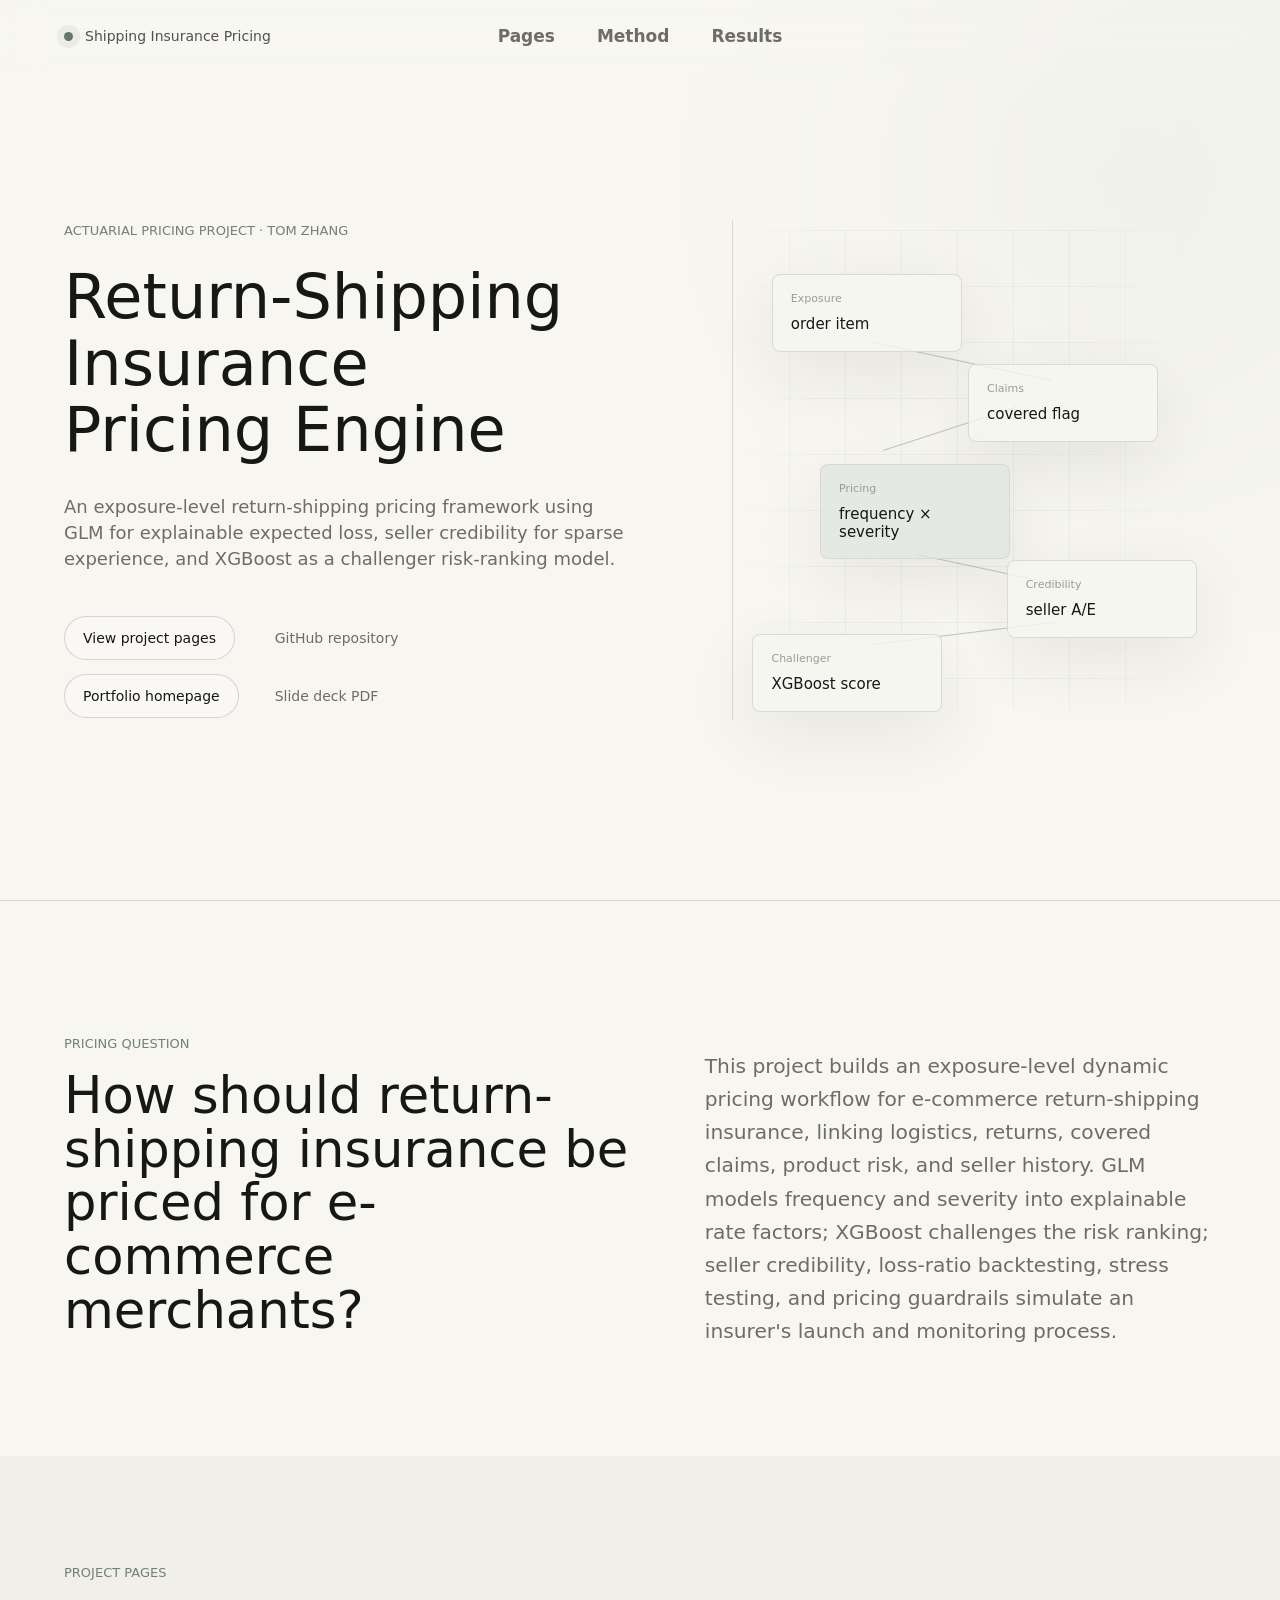
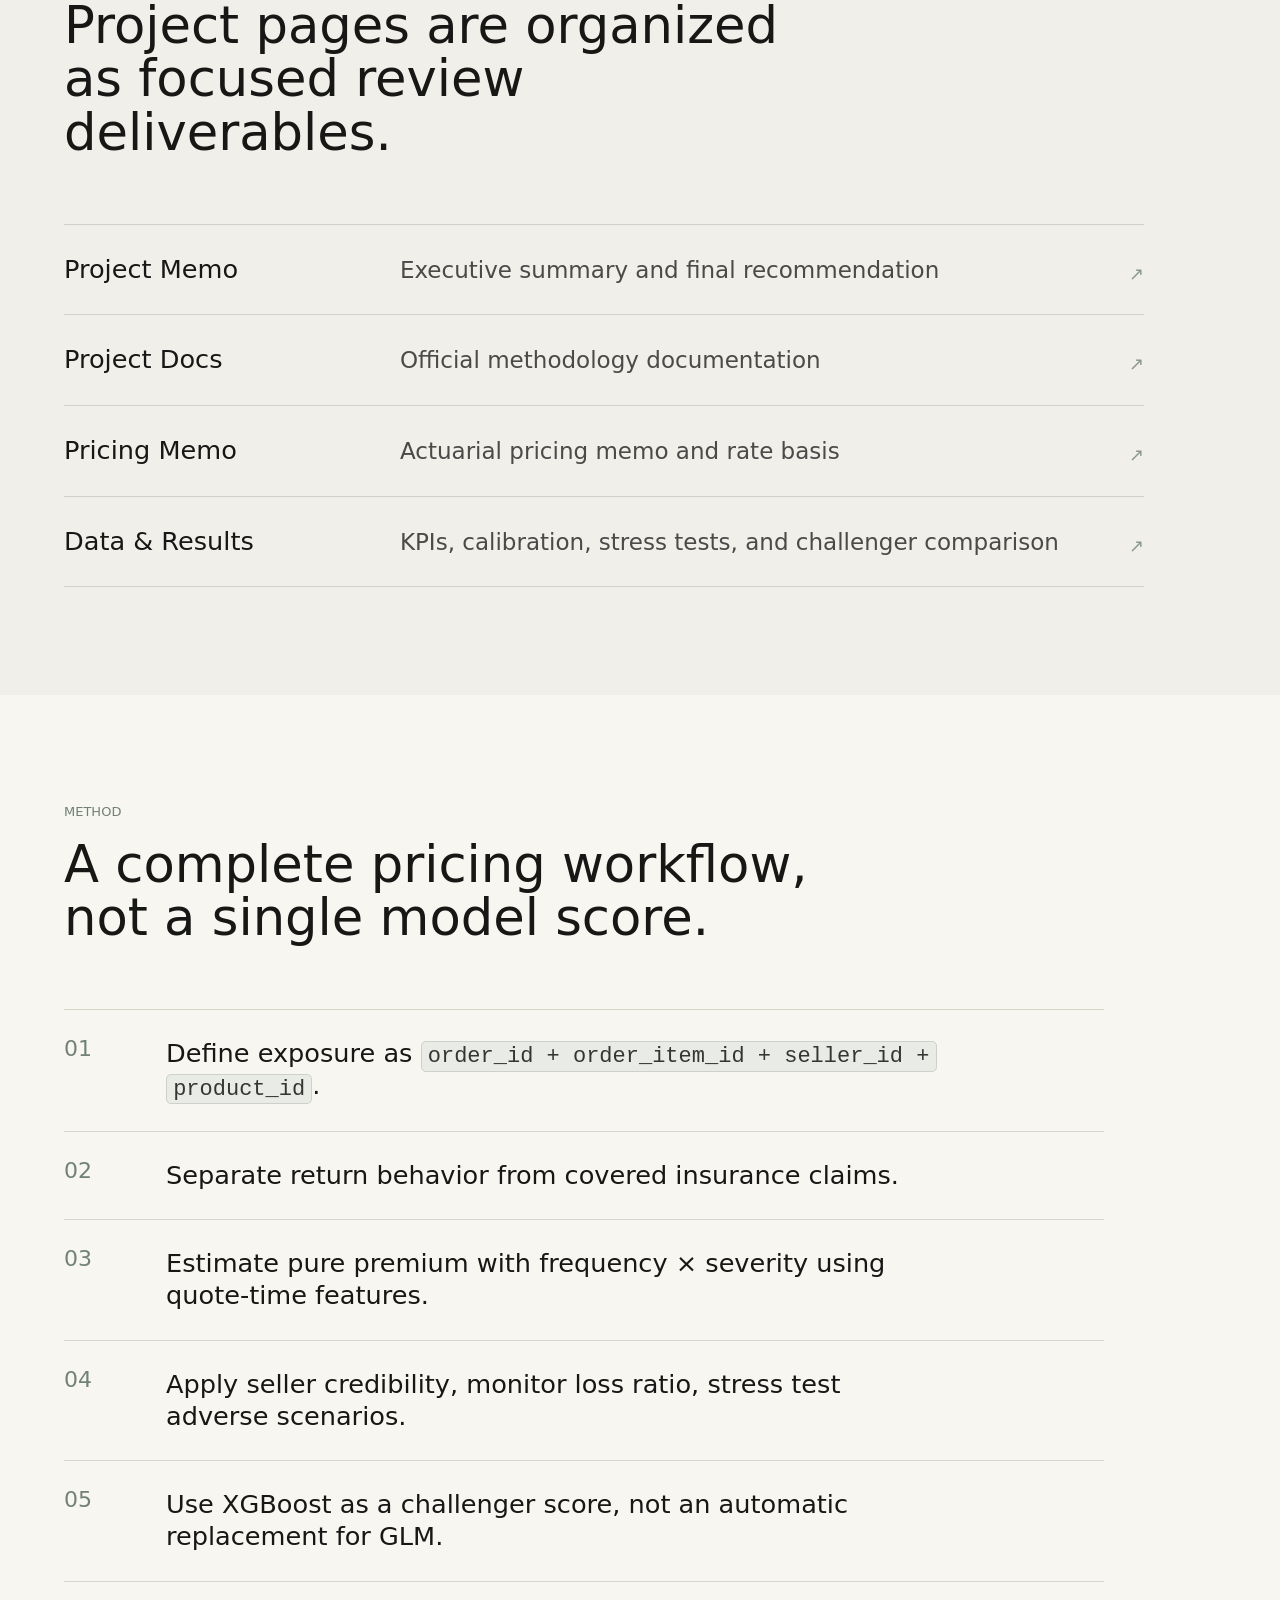
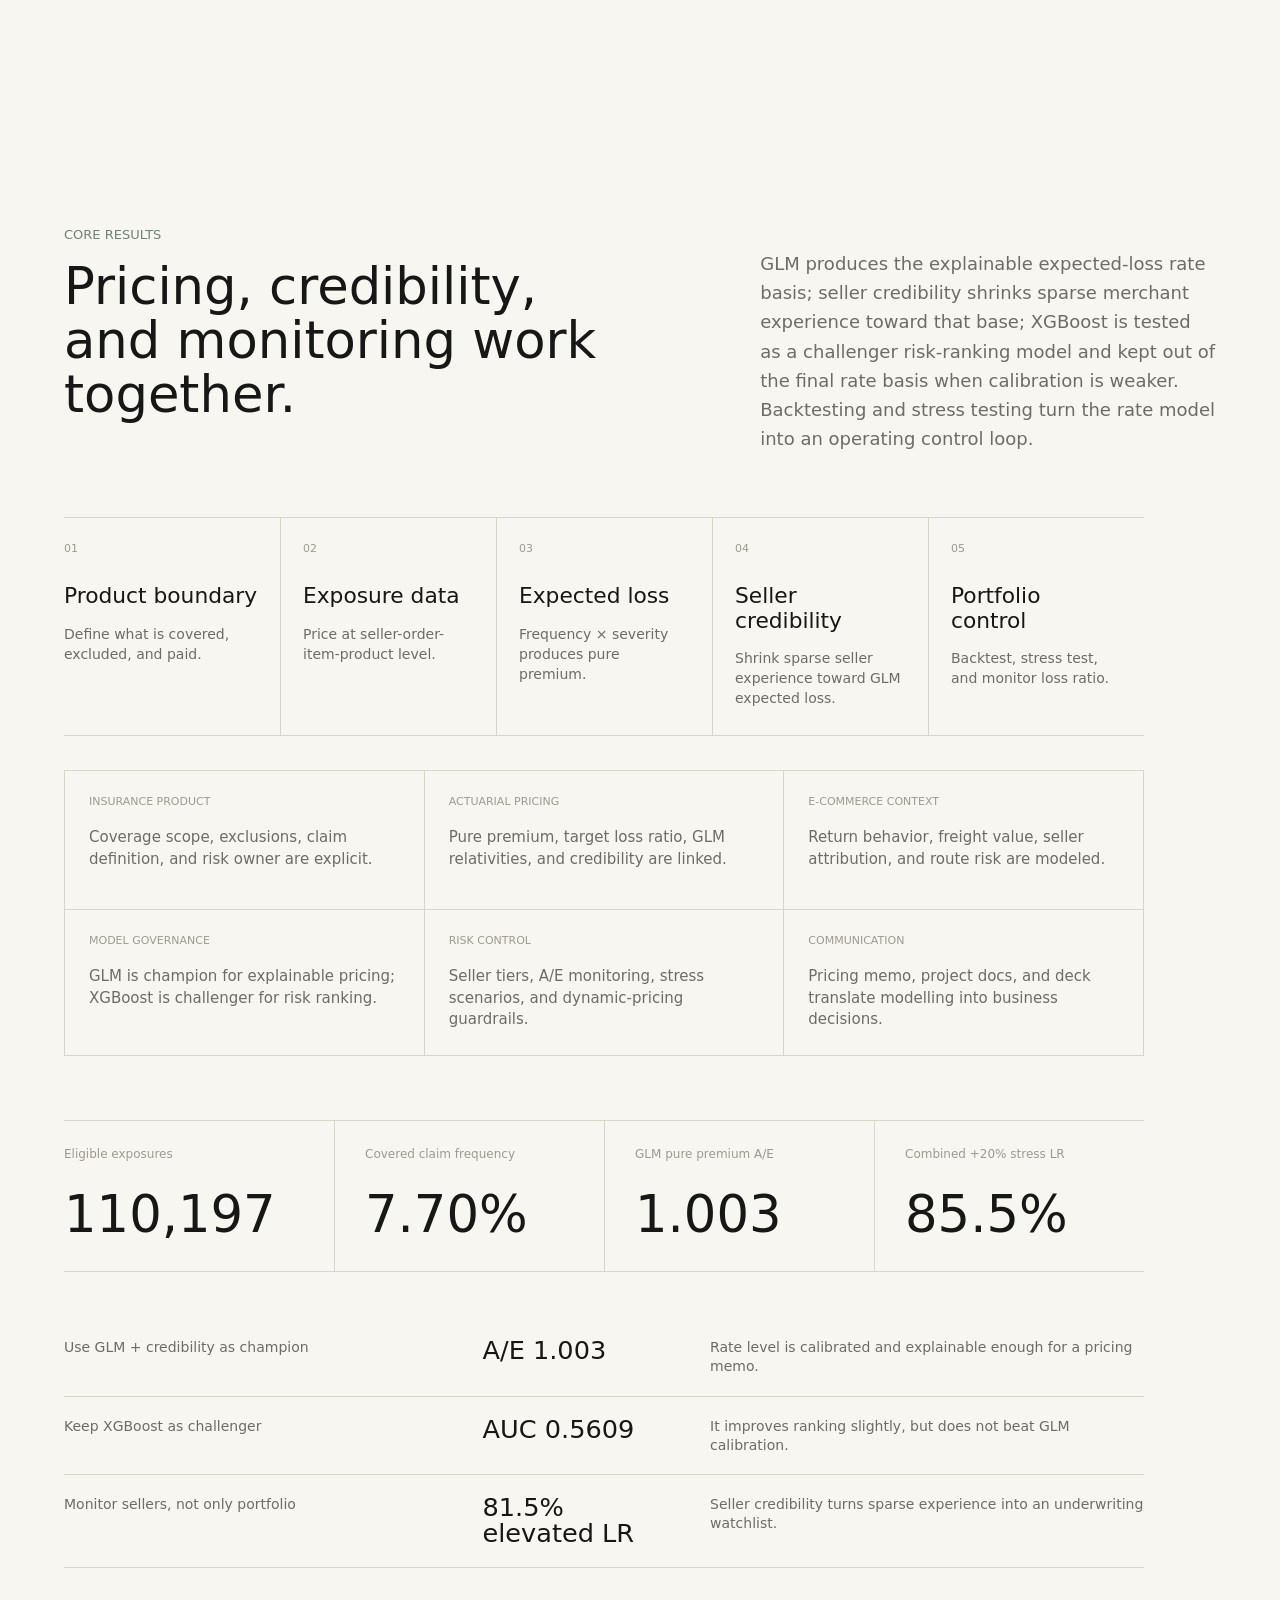
<file: index.html>
<!doctype html>
<html lang="en">
  <head>
    <meta charset="utf-8" />
    <meta name="viewport" content="width=device-width, initial-scale=1" />
    <title>Return-Shipping Insurance Pricing Engine</title>
    <meta
      name="description"
      content="Exposure-level actuarial pricing workflow for e-commerce return-shipping insurance."
    />
    <link rel="icon" type="image/svg+xml" href="./assets/favicon.svg?v=github-20260521" />
    <link rel="stylesheet" href="./styles/shared.css" />
    <link rel="stylesheet" href="./styles/home.css?v=20260531-1" />
  </head>
  <body>
    <div class="site-shell">
      <header class="topbar" aria-label="Project navigation">
        <a class="brand-mark" href="./index.html" aria-label="Homepage">
          <span class="brand-dot" aria-hidden="true"></span>
          <span>Shipping Insurance Pricing</span>
        </a>
        <nav class="topnav" aria-label="Project pages">
          <a href="#reserved-pages">Pages</a>
          <a href="#method">Method</a>
          <a href="#results">Results</a>
        </nav>
      </header>

      <main>
        <section class="hero" aria-labelledby="page-title">
          <div class="hero-copy">
            <p class="eyebrow">Actuarial pricing project · Tom Zhang</p>
            <h1 id="page-title">
              <span>Return-Shipping</span>
              <span>Insurance</span>
              <span>Pricing Engine</span>
            </h1>
            <p class="hero-lede">
              An exposure-level return-shipping pricing framework using GLM for explainable
              expected loss, seller credibility for sparse experience, and XGBoost as a
              challenger risk-ranking model.
            </p>
            <div class="hero-actions" aria-label="Primary links">
              <div class="hero-link-stack">
                <a class="primary-link" href="#reserved-pages">View project pages</a>
                <a class="primary-link" href="https://pnlync.github.io/actuarial/">Portfolio homepage</a>
              </div>
              <div class="hero-link-stack">
                <a class="secondary-link" href="https://github.com/pnlync/shipping-insurance">GitHub repository</a>
                <a
                  class="secondary-link"
                  href="./TikTok%20Shop%20Shipping%20Insurance%20Pricing.pdf"
                  target="_blank"
                  rel="noopener"
                >Slide deck PDF</a>
              </div>
            </div>
          </div>

          <div class="risk-plane" aria-label="Pricing workflow visual">
            <div class="plane-grid" aria-hidden="true"></div>
            <div class="flow-node node-exposure">
              <span>Exposure</span>
              <strong>order item</strong>
            </div>
            <div class="flow-node node-claims">
              <span>Claims</span>
              <strong>covered flag</strong>
            </div>
            <div class="flow-node node-pricing">
              <span>Pricing</span>
              <strong>frequency × severity</strong>
            </div>
            <div class="flow-node node-credibility">
              <span>Credibility</span>
              <strong>seller A/E</strong>
            </div>
            <div class="flow-node node-challenger">
              <span>Challenger</span>
              <strong>XGBoost score</strong>
            </div>
            <div class="flow-line line-one" aria-hidden="true"></div>
            <div class="flow-line line-two" aria-hidden="true"></div>
            <div class="flow-line line-three" aria-hidden="true"></div>
            <div class="flow-line line-four" aria-hidden="true"></div>
          </div>
        </section>

        <section class="problem-section" aria-labelledby="problem-title">
          <div>
            <p class="section-kicker">Pricing question</p>
            <h2 id="problem-title">
              How should return-shipping insurance be priced for e-commerce merchants?
            </h2>
          </div>
          <p>
            This project builds an exposure-level dynamic pricing workflow for e-commerce
            return-shipping insurance, linking logistics, returns, covered claims, product risk,
            and seller history. GLM models frequency and severity into explainable rate factors;
            XGBoost challenges the risk ranking; seller credibility, loss-ratio backtesting,
            stress testing, and pricing guardrails simulate an insurer's launch and monitoring
            process.
          </p>
        </section>

        <section class="pages-section" id="reserved-pages" aria-labelledby="pages-title">
          <div class="section-heading">
            <p class="section-kicker">Project pages</p>
            <h2 id="pages-title">Project pages are organized as focused review deliverables.</h2>
          </div>
          <div class="route-list">
            <a href="./project-memo.html" aria-label="Project Memo">
              <span>Project Memo</span>
              <strong>Executive summary and final recommendation</strong>
            </a>
            <a href="./project-docs.html" aria-label="Project Docs">
              <span>Project Docs</span>
              <strong>Official methodology documentation</strong>
            </a>
            <a href="./pricing-memo.html" aria-label="Pricing Memo">
              <span>Pricing Memo</span>
              <strong>Actuarial pricing memo and rate basis</strong>
            </a>
            <a href="./results.html" aria-label="Data and Results">
              <span>Data & Results</span>
              <strong>KPIs, calibration, stress tests, and challenger comparison</strong>
            </a>
          </div>
        </section>

        <section class="method-section" id="method" aria-labelledby="method-title">
          <div class="section-heading">
            <p class="section-kicker">Method</p>
            <h2 id="method-title">A complete pricing workflow, not a single model score.</h2>
          </div>
          <ol class="method-list">
            <li>
              <span>01</span>
              <p>
                Define exposure as
                <code>order_id + order_item_id + seller_id + product_id</code>.
              </p>
            </li>
            <li>
              <span>02</span>
              <p>Separate return behavior from covered insurance claims.</p>
            </li>
            <li>
              <span>03</span>
              <p>Estimate pure premium with frequency × severity using quote-time features.</p>
            </li>
            <li>
              <span>04</span>
              <p>Apply seller credibility, monitor loss ratio, stress test adverse scenarios.</p>
            </li>
            <li>
              <span>05</span>
              <p>Use XGBoost as a challenger score, not an automatic replacement for GLM.</p>
            </li>
          </ol>
        </section>

        <section class="results-section" id="results" aria-labelledby="results-title">
          <div class="results-header">
            <div class="section-heading">
              <p class="section-kicker">Core results</p>
              <h2 id="results-title">
                <span>Pricing, credibility,</span>
                <span>and monitoring work together.</span>
              </h2>
            </div>
            <p>
              GLM produces the explainable expected-loss rate basis; seller credibility shrinks
              sparse merchant experience toward that base; XGBoost is tested as a challenger
              risk-ranking model and kept out of the final rate basis when calibration is weaker.
              Backtesting and stress testing turn the rate model into an operating control loop.
            </p>
          </div>

          <div class="system-loop" aria-label="Pricing operating loop">
            <div>
              <span>01</span>
              <strong>Product boundary</strong>
              <p>Define what is covered, excluded, and paid.</p>
            </div>
            <div>
              <span>02</span>
              <strong>Exposure data</strong>
              <p>Price at seller-order-item-product level.</p>
            </div>
            <div>
              <span>03</span>
              <strong>Expected loss</strong>
              <p>Frequency × severity produces pure premium.</p>
            </div>
            <div>
              <span>04</span>
              <strong>Seller credibility</strong>
              <p>Shrink sparse seller experience toward GLM expected loss.</p>
            </div>
            <div>
              <span>05</span>
              <strong>Portfolio control</strong>
              <p>Backtest, stress test, and monitor loss ratio.</p>
            </div>
          </div>

          <div class="capability-grid" aria-label="Role capability coverage">
            <div>
              <span>Insurance product</span>
              <p>Coverage scope, exclusions, claim definition, and risk owner are explicit.</p>
            </div>
            <div>
              <span>Actuarial pricing</span>
              <p>Pure premium, target loss ratio, GLM relativities, and credibility are linked.</p>
            </div>
            <div>
              <span>E-commerce context</span>
              <p>Return behavior, freight value, seller attribution, and route risk are modeled.</p>
            </div>
            <div>
              <span>Model governance</span>
              <p>GLM is champion for explainable pricing; XGBoost is challenger for risk ranking.</p>
            </div>
            <div>
              <span>Risk control</span>
              <p>Seller tiers, A/E monitoring, stress scenarios, and dynamic-pricing guardrails.</p>
            </div>
            <div>
              <span>Communication</span>
              <p>Pricing memo, project docs, and deck translate modelling into business decisions.</p>
            </div>
          </div>

          <dl class="metric-strip">
            <div>
              <dt>Eligible exposures</dt>
              <dd>110,197</dd>
            </div>
            <div>
              <dt>Covered claim frequency</dt>
              <dd>7.70%</dd>
            </div>
            <div>
              <dt>GLM pure premium A/E</dt>
              <dd>1.003</dd>
            </div>
            <div>
              <dt>Combined +20% stress LR</dt>
              <dd>85.5%</dd>
            </div>
          </dl>
          <div class="comparison-panel" aria-label="Model comparison summary">
            <div class="comparison-row comparison-head">
              <span>Pricing decision</span>
              <span>Evidence</span>
              <span>Why it matters</span>
            </div>
            <div class="comparison-row">
              <span>Use GLM + credibility as champion</span>
              <strong>A/E 1.003</strong>
              <em>Rate level is calibrated and explainable enough for a pricing memo.</em>
            </div>
            <div class="comparison-row">
              <span>Keep XGBoost as challenger</span>
              <strong>AUC 0.5609</strong>
              <em>It improves ranking slightly, but does not beat GLM calibration.</em>
            </div>
            <div class="comparison-row">
              <span>Monitor sellers, not only portfolio</span>
              <strong>81.5% elevated LR</strong>
              <em>Seller credibility turns sparse experience into an underwriting watchlist.</em>
            </div>
          </div>
        </section>
      </main>
    </div>

    <script src="./scripts/plane-motion.js"></script>
  </body>
</html>
</file>
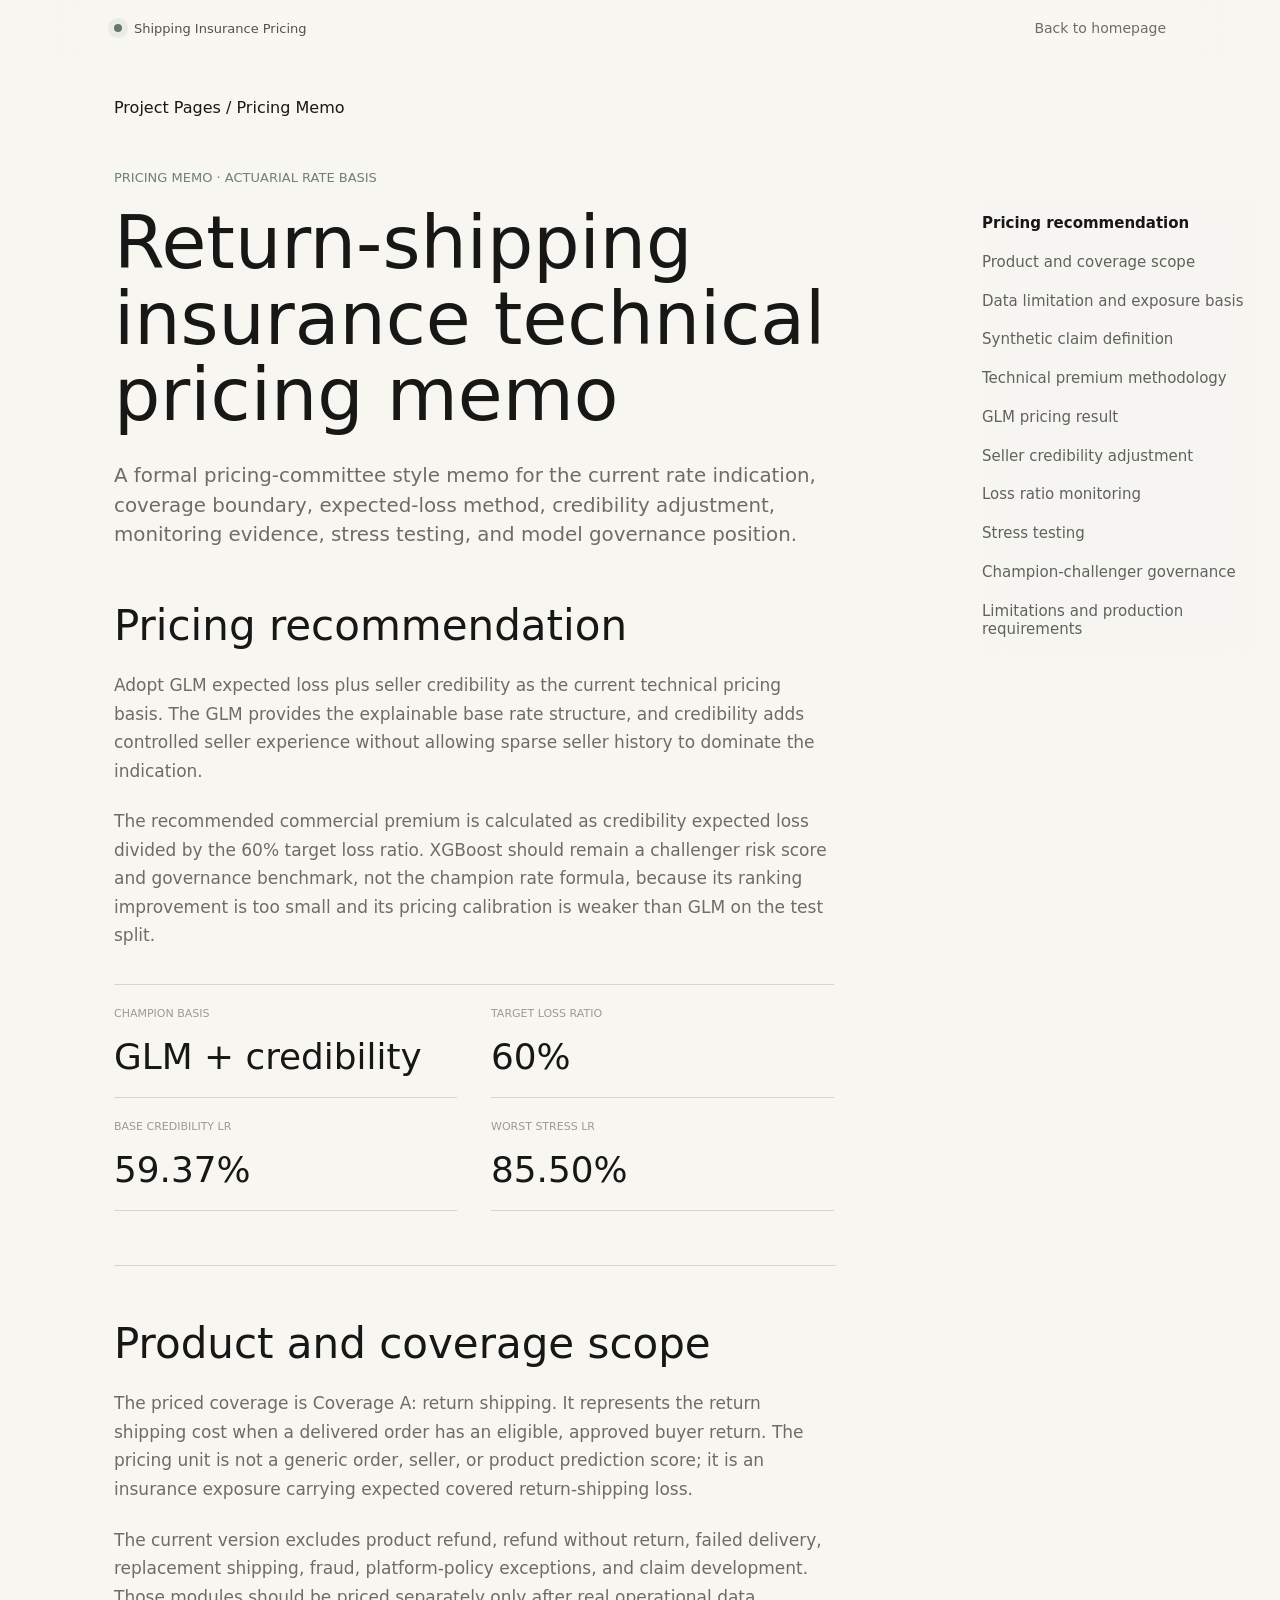
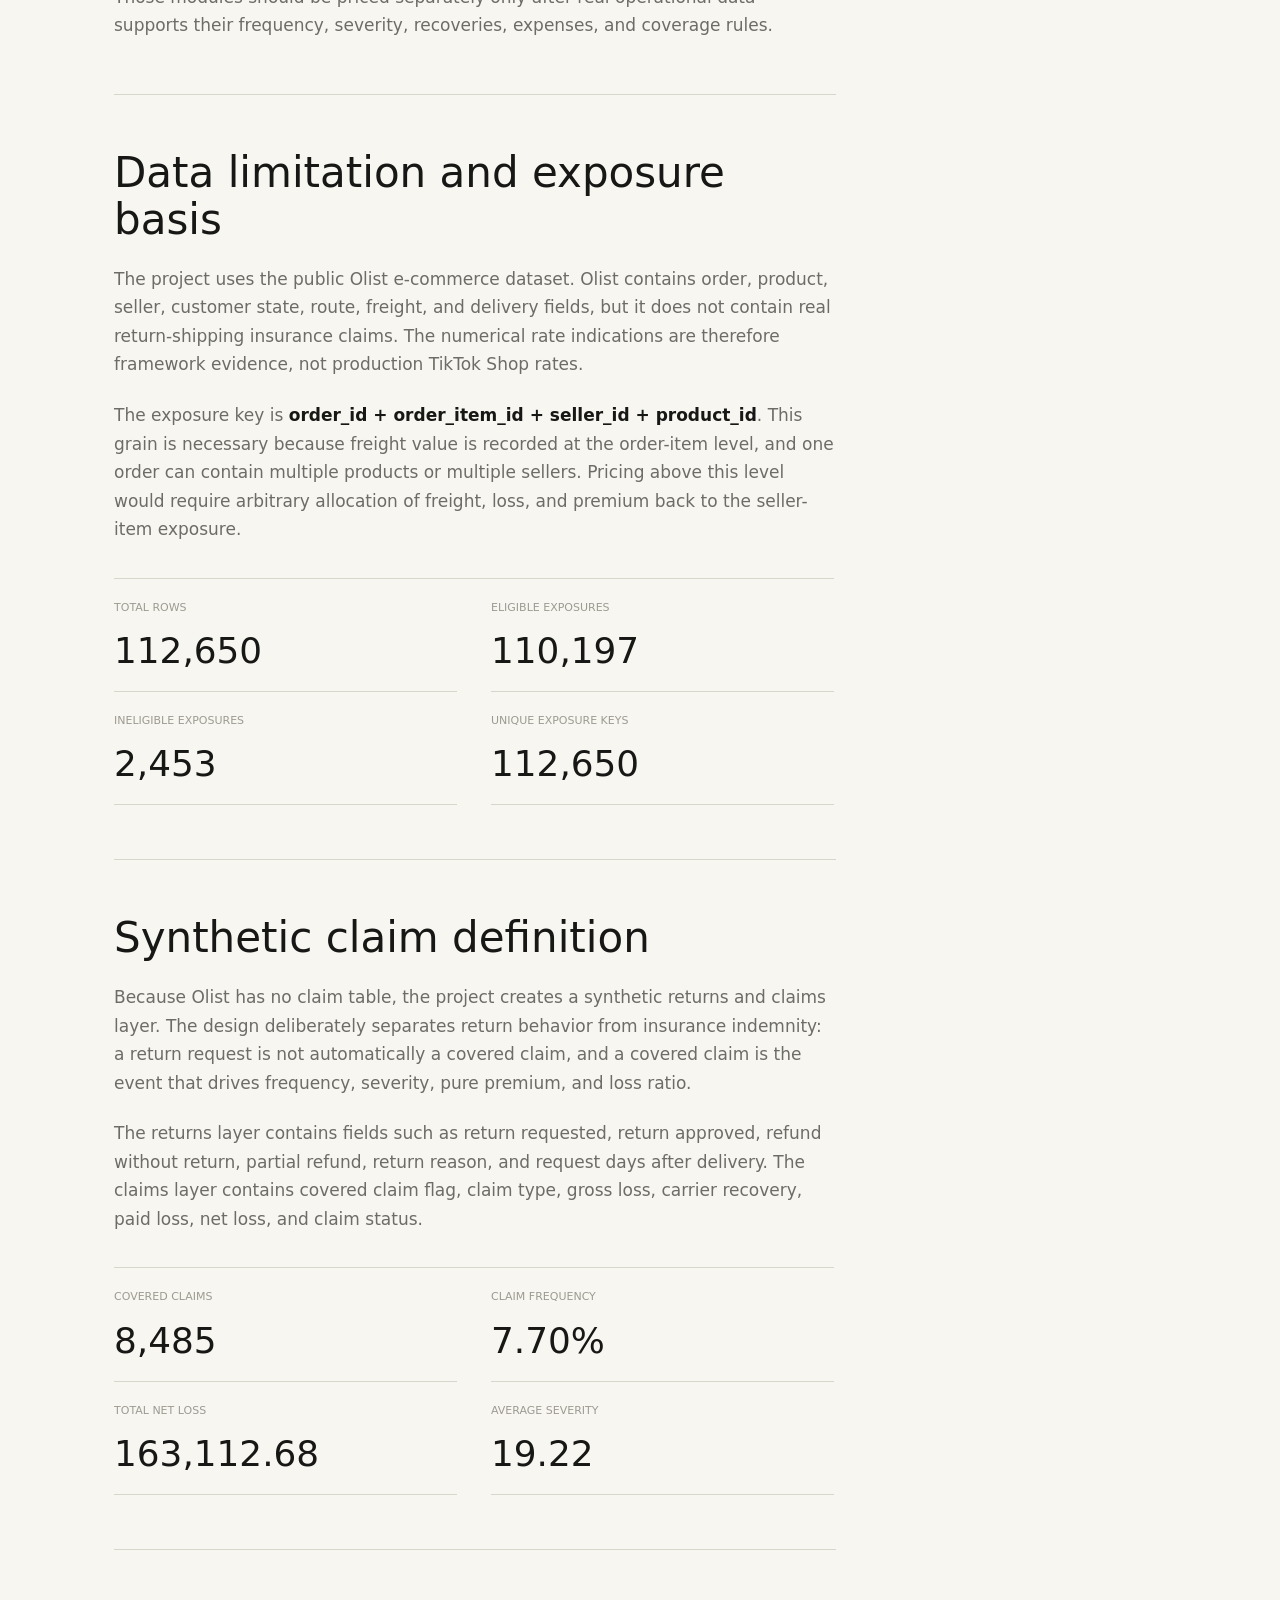
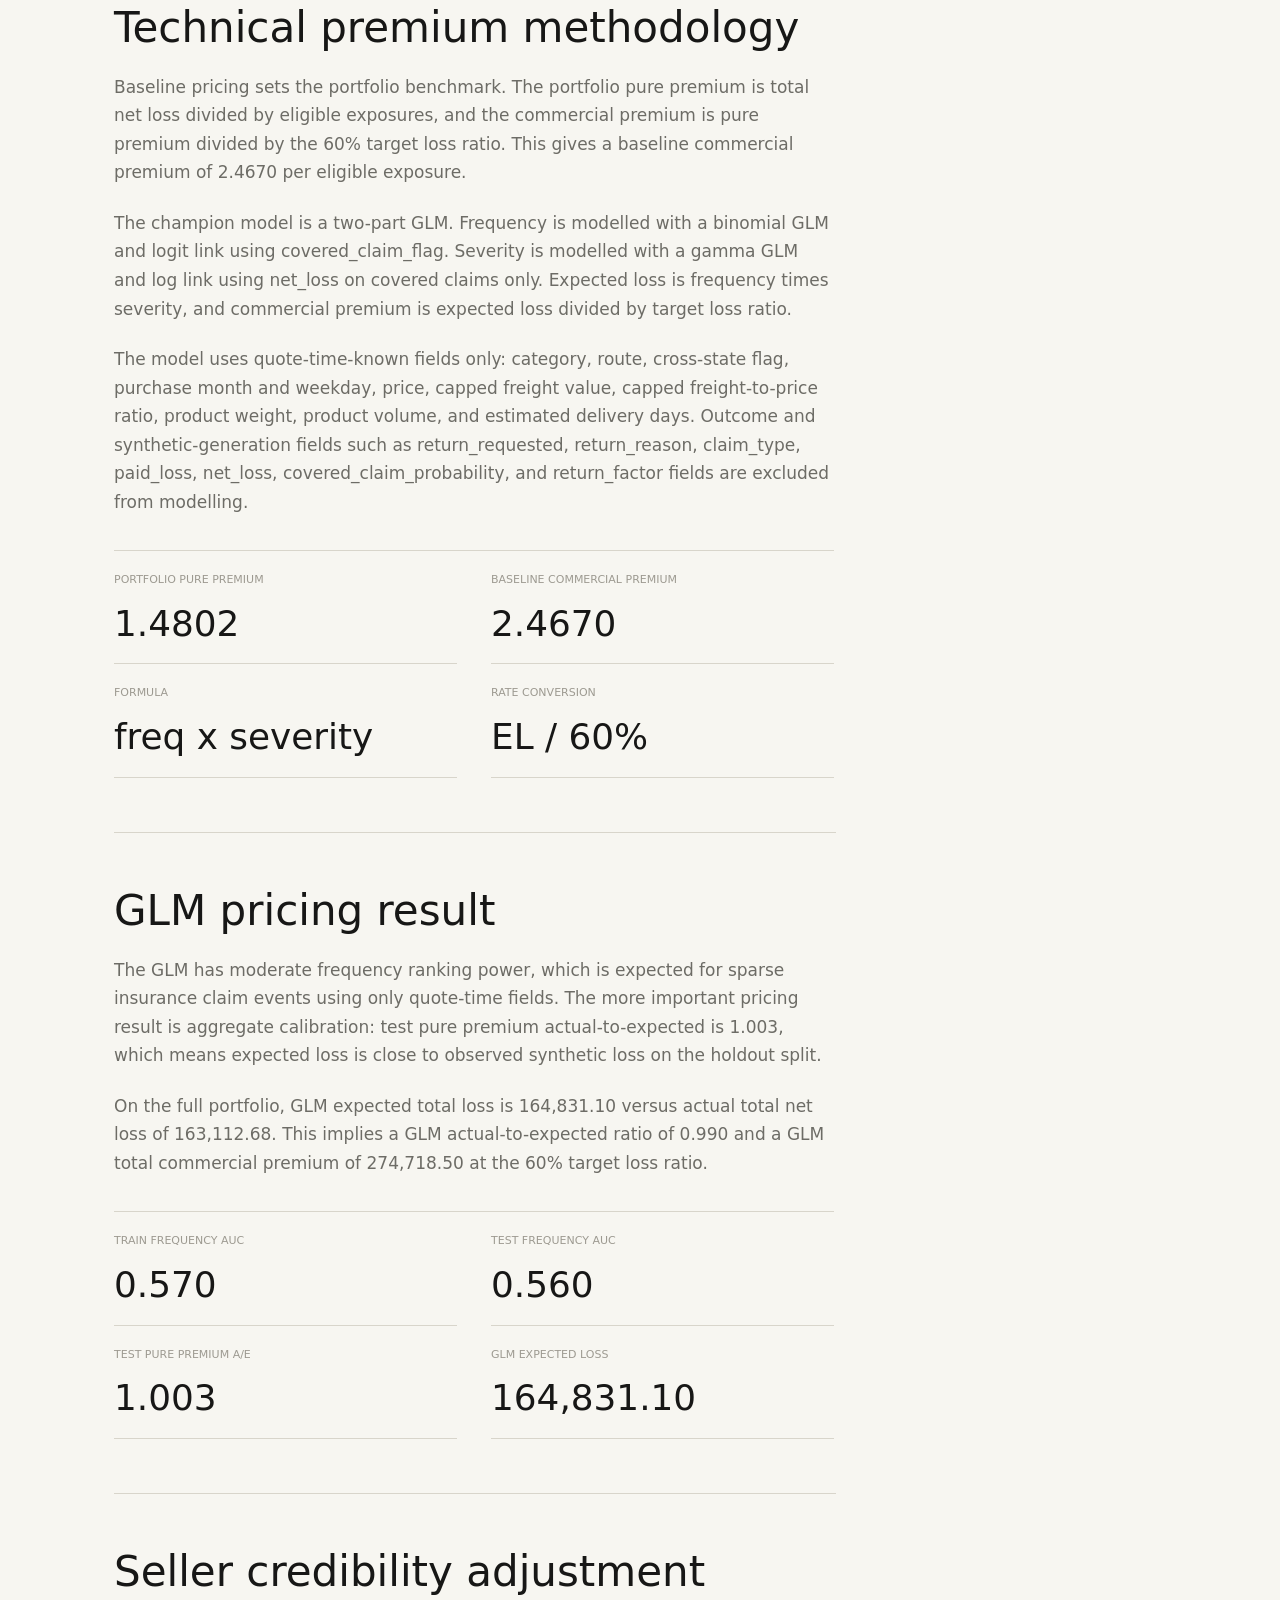
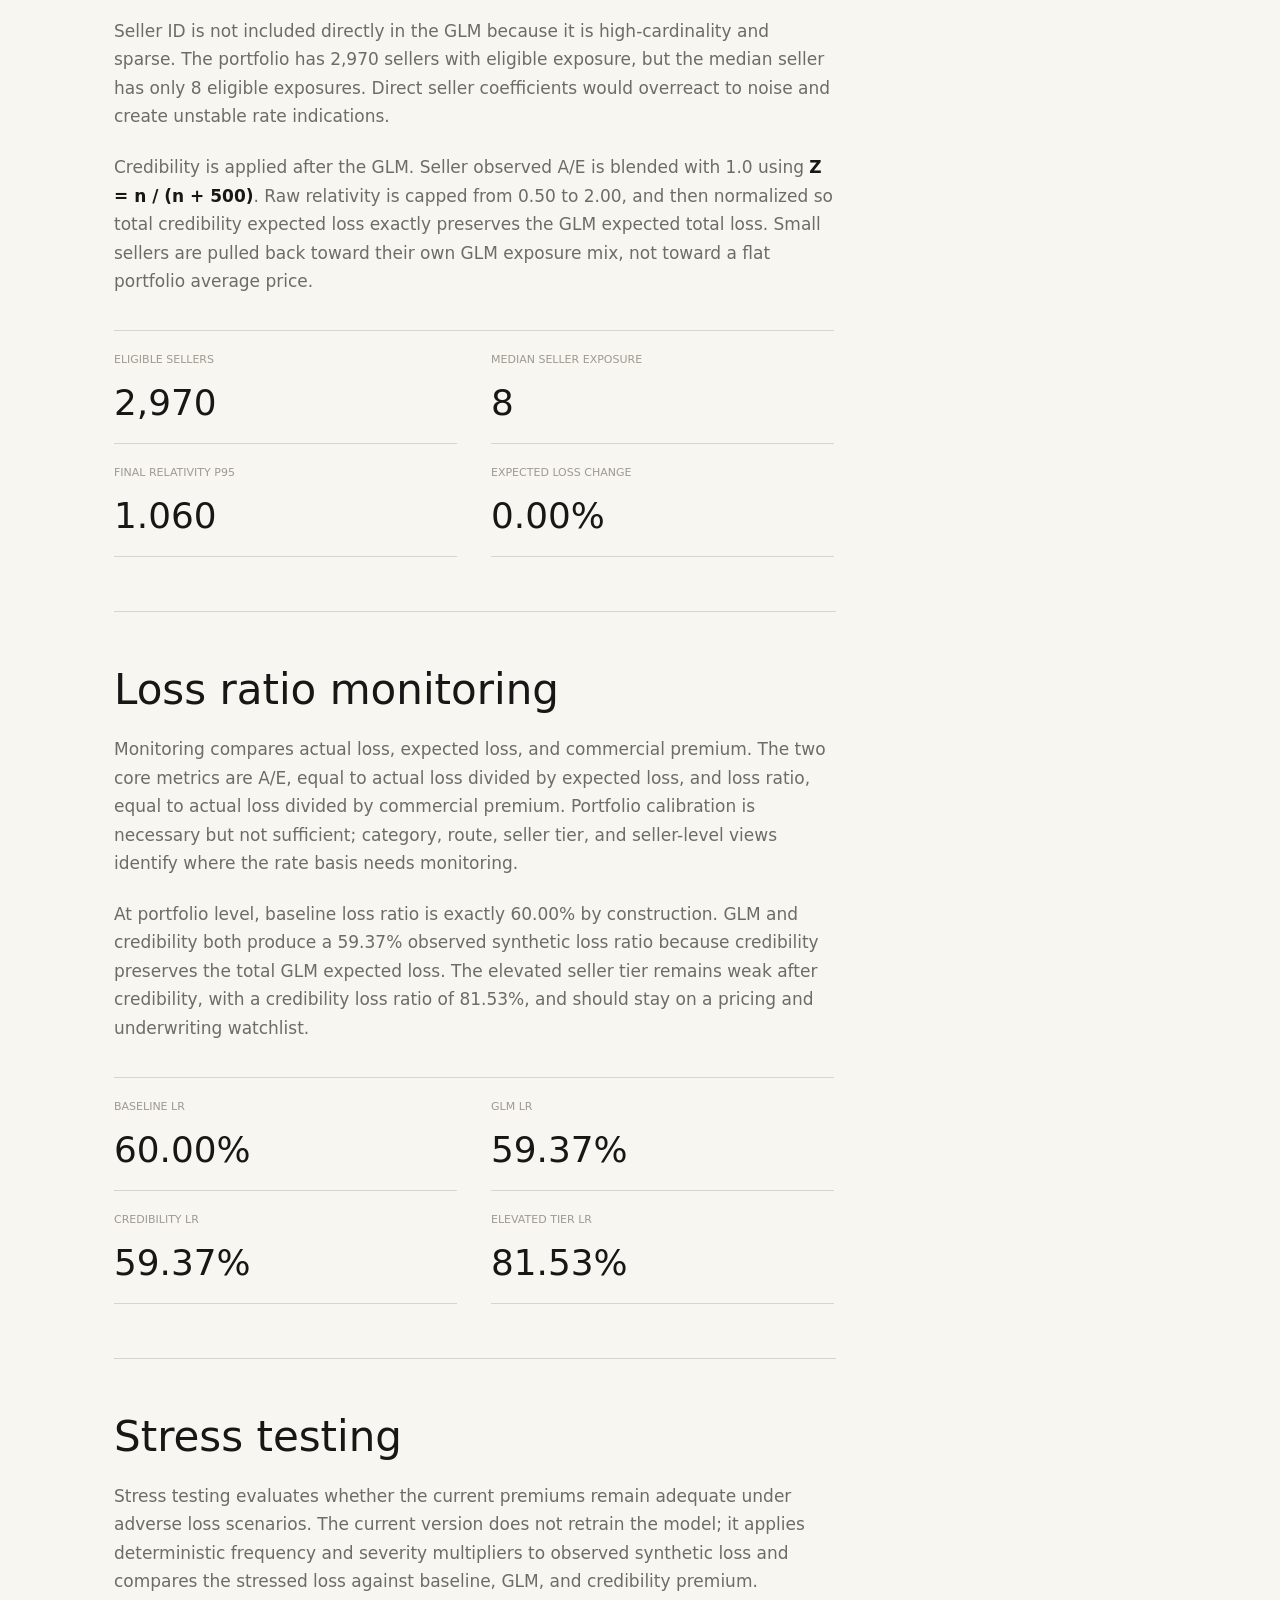
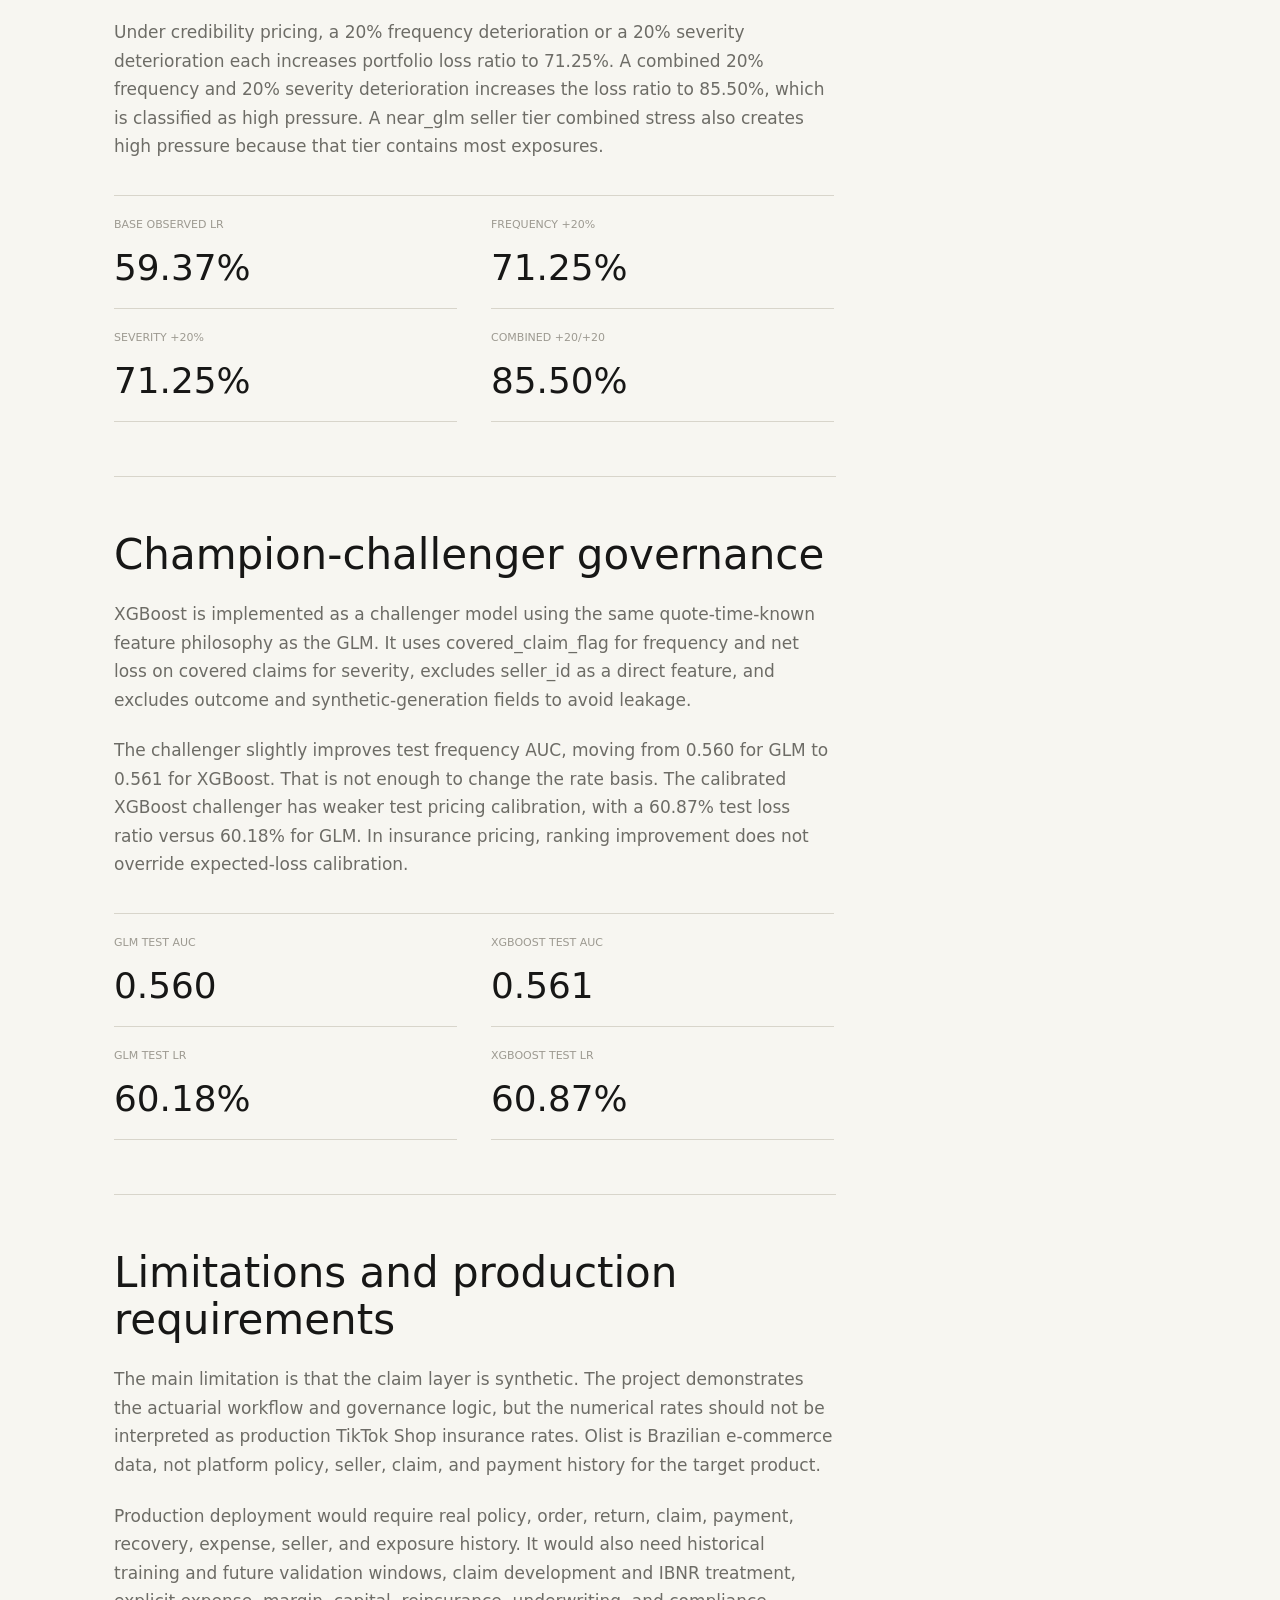
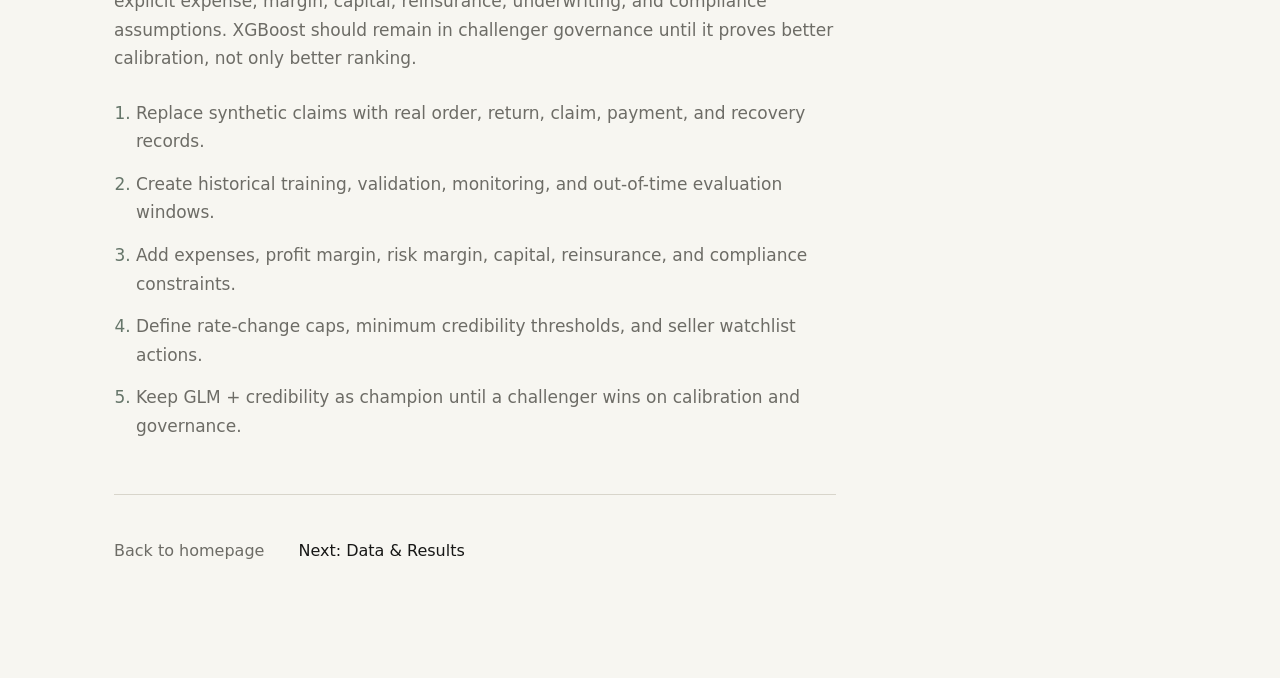
<file: pricing-memo.html>
<!doctype html>
<html lang="en">
  <head>
    <meta charset="utf-8" />
    <meta name="viewport" content="width=device-width, initial-scale=1" />
    <title>Pricing Memo · Return-Shipping Insurance Pricing Engine</title>
    <meta
      name="description"
      content="Actuarial pricing memo and rate basis for the return-shipping insurance pricing engine."
    />
    <link rel="icon" type="image/svg+xml" href="./assets/favicon.svg?v=github-20260521" />
    <link rel="stylesheet" href="./styles/shared.css" />
    <link rel="stylesheet" href="./styles/pricing-memo.css?v=20260524-1" />
  </head>
  <body>
    <div class="site-shell pricing-memo-site">
      <header class="topbar" aria-label="Project navigation">
        <a class="brand-mark" href="./index.html" aria-label="Homepage">
          <span class="brand-dot" aria-hidden="true"></span>
          <span>Shipping Insurance Pricing</span>
        </a>
        <nav class="topnav" aria-label="Pricing memo navigation">
          <a href="./index.html">Back to homepage</a>
        </nav>
      </header>

      <main class="executive-page">
        <div class="executive-layout">
          <article class="executive-article">
            <nav class="breadcrumb" aria-label="Current page path">
              <a href="./index.html">Project Pages</a>
              <span>/</span>
              <span>Pricing Memo</span>
            </nav>

            <header class="executive-header">
              <p class="eyebrow">Pricing Memo · Actuarial Rate Basis</p>
              <h1>Return-shipping insurance technical pricing memo</h1>
              <p>
                A formal pricing-committee style memo for the current rate indication, coverage
                boundary, expected-loss method, credibility adjustment, monitoring evidence, stress
                testing, and model governance position.
              </p>
            </header>

            <section class="executive-section" id="pricing-recommendation">
              <h2>Pricing recommendation</h2>
              <p>
                Adopt GLM expected loss plus seller credibility as the current technical pricing
                basis. The GLM provides the explainable base rate structure, and credibility adds
                controlled seller experience without allowing sparse seller history to dominate the
                indication.
              </p>
              <p>
                The recommended commercial premium is calculated as credibility expected loss
                divided by the 60% target loss ratio. XGBoost should remain a challenger risk
                score and governance benchmark, not the champion rate formula, because its ranking
                improvement is too small and its pricing calibration is weaker than GLM on the test
                split.
              </p>
              <dl class="executive-facts" aria-label="Recommended pricing position">
                <div>
                  <dt>Champion basis</dt>
                  <dd>GLM + credibility</dd>
                </div>
                <div>
                  <dt>Target loss ratio</dt>
                  <dd>60%</dd>
                </div>
                <div>
                  <dt>Base credibility LR</dt>
                  <dd>59.37%</dd>
                </div>
                <div>
                  <dt>Worst stress LR</dt>
                  <dd>85.50%</dd>
                </div>
              </dl>
            </section>

            <section class="executive-section" id="product-coverage">
              <h2>Product and coverage scope</h2>
              <p>
                The priced coverage is Coverage A: return shipping. It represents the return
                shipping cost when a delivered order has an eligible, approved buyer return. The
                pricing unit is not a generic order, seller, or product prediction score; it is an
                insurance exposure carrying expected covered return-shipping loss.
              </p>
              <p>
                The current version excludes product refund, refund without return, failed
                delivery, replacement shipping, fraud, platform-policy exceptions, and claim
                development. Those modules should be priced separately only after real operational
                data supports their frequency, severity, recoveries, expenses, and coverage rules.
              </p>
            </section>

            <section class="executive-section" id="exposure-basis">
              <h2>Data limitation and exposure basis</h2>
              <p>
                The project uses the public Olist e-commerce dataset. Olist contains order,
                product, seller, customer state, route, freight, and delivery fields, but it does
                not contain real return-shipping insurance claims. The numerical rate indications
                are therefore framework evidence, not production TikTok Shop rates.
              </p>
              <p>
                The exposure key is <strong>order_id + order_item_id + seller_id + product_id</strong>.
                This grain is necessary because freight value is recorded at the order-item level,
                and one order can contain multiple products or multiple sellers. Pricing above this
                level would require arbitrary allocation of freight, loss, and premium back to the
                seller-item exposure.
              </p>
              <dl class="executive-facts" aria-label="Exposure basis facts">
                <div>
                  <dt>Total rows</dt>
                  <dd>112,650</dd>
                </div>
                <div>
                  <dt>Eligible exposures</dt>
                  <dd>110,197</dd>
                </div>
                <div>
                  <dt>Ineligible exposures</dt>
                  <dd>2,453</dd>
                </div>
                <div>
                  <dt>Unique exposure keys</dt>
                  <dd>112,650</dd>
                </div>
              </dl>
            </section>

            <section class="executive-section" id="claim-definition">
              <h2>Synthetic claim definition</h2>
              <p>
                Because Olist has no claim table, the project creates a synthetic returns and
                claims layer. The design deliberately separates return behavior from insurance
                indemnity: a return request is not automatically a covered claim, and a covered
                claim is the event that drives frequency, severity, pure premium, and loss ratio.
              </p>
              <p>
                The returns layer contains fields such as return requested, return approved, refund
                without return, partial refund, return reason, and request days after delivery. The
                claims layer contains covered claim flag, claim type, gross loss, carrier recovery,
                paid loss, net loss, and claim status.
              </p>
              <dl class="executive-facts" aria-label="Synthetic claim result facts">
                <div>
                  <dt>Covered claims</dt>
                  <dd>8,485</dd>
                </div>
                <div>
                  <dt>Claim frequency</dt>
                  <dd>7.70%</dd>
                </div>
                <div>
                  <dt>Total net loss</dt>
                  <dd>163,112.68</dd>
                </div>
                <div>
                  <dt>Average severity</dt>
                  <dd>19.22</dd>
                </div>
              </dl>
            </section>

            <section class="executive-section" id="technical-methodology">
              <h2>Technical premium methodology</h2>
              <p>
                Baseline pricing sets the portfolio benchmark. The portfolio pure premium is total
                net loss divided by eligible exposures, and the commercial premium is pure premium
                divided by the 60% target loss ratio. This gives a baseline commercial premium of
                2.4670 per eligible exposure.
              </p>
              <p>
                The champion model is a two-part GLM. Frequency is modelled with a binomial GLM
                and logit link using covered_claim_flag. Severity is modelled with a gamma GLM and
                log link using net_loss on covered claims only. Expected loss is frequency times
                severity, and commercial premium is expected loss divided by target loss ratio.
              </p>
              <p>
                The model uses quote-time-known fields only: category, route, cross-state flag,
                purchase month and weekday, price, capped freight value, capped freight-to-price
                ratio, product weight, product volume, and estimated delivery days. Outcome and
                synthetic-generation fields such as return_requested, return_reason, claim_type,
                paid_loss, net_loss, covered_claim_probability, and return_factor fields are
                excluded from modelling.
              </p>
              <dl class="executive-facts" aria-label="Technical premium facts">
                <div>
                  <dt>Portfolio pure premium</dt>
                  <dd>1.4802</dd>
                </div>
                <div>
                  <dt>Baseline commercial premium</dt>
                  <dd>2.4670</dd>
                </div>
                <div>
                  <dt>Formula</dt>
                  <dd>freq x severity</dd>
                </div>
                <div>
                  <dt>Rate conversion</dt>
                  <dd>EL / 60%</dd>
                </div>
              </dl>
            </section>

            <section class="executive-section" id="glm-result">
              <h2>GLM pricing result</h2>
              <p>
                The GLM has moderate frequency ranking power, which is expected for sparse
                insurance claim events using only quote-time fields. The more important pricing
                result is aggregate calibration: test pure premium actual-to-expected is 1.003,
                which means expected loss is close to observed synthetic loss on the holdout split.
              </p>
              <p>
                On the full portfolio, GLM expected total loss is 164,831.10 versus actual total
                net loss of 163,112.68. This implies a GLM actual-to-expected ratio of 0.990 and a
                GLM total commercial premium of 274,718.50 at the 60% target loss ratio.
              </p>
              <dl class="executive-facts" aria-label="GLM validation facts">
                <div>
                  <dt>Train frequency AUC</dt>
                  <dd>0.570</dd>
                </div>
                <div>
                  <dt>Test frequency AUC</dt>
                  <dd>0.560</dd>
                </div>
                <div>
                  <dt>Test pure premium A/E</dt>
                  <dd>1.003</dd>
                </div>
                <div>
                  <dt>GLM expected loss</dt>
                  <dd>164,831.10</dd>
                </div>
              </dl>
            </section>

            <section class="executive-section" id="seller-credibility">
              <h2>Seller credibility adjustment</h2>
              <p>
                Seller ID is not included directly in the GLM because it is high-cardinality and
                sparse. The portfolio has 2,970 sellers with eligible exposure, but the median
                seller has only 8 eligible exposures. Direct seller coefficients would overreact to
                noise and create unstable rate indications.
              </p>
              <p>
                Credibility is applied after the GLM. Seller observed A/E is blended with 1.0 using
                <strong>Z = n / (n + 500)</strong>. Raw relativity is capped from 0.50 to 2.00,
                and then normalized so total credibility expected loss exactly preserves the GLM
                expected total loss. Small sellers are pulled back toward their own GLM exposure
                mix, not toward a flat portfolio average price.
              </p>
              <dl class="executive-facts" aria-label="Seller credibility facts">
                <div>
                  <dt>Eligible sellers</dt>
                  <dd>2,970</dd>
                </div>
                <div>
                  <dt>Median seller exposure</dt>
                  <dd>8</dd>
                </div>
                <div>
                  <dt>Final relativity p95</dt>
                  <dd>1.060</dd>
                </div>
                <div>
                  <dt>Expected loss change</dt>
                  <dd>0.00%</dd>
                </div>
              </dl>
            </section>

            <section class="executive-section" id="loss-ratio-monitoring">
              <h2>Loss ratio monitoring</h2>
              <p>
                Monitoring compares actual loss, expected loss, and commercial premium. The two
                core metrics are A/E, equal to actual loss divided by expected loss, and loss
                ratio, equal to actual loss divided by commercial premium. Portfolio calibration is
                necessary but not sufficient; category, route, seller tier, and seller-level views
                identify where the rate basis needs monitoring.
              </p>
              <p>
                At portfolio level, baseline loss ratio is exactly 60.00% by construction. GLM and
                credibility both produce a 59.37% observed synthetic loss ratio because credibility
                preserves the total GLM expected loss. The elevated seller tier remains weak after
                credibility, with a credibility loss ratio of 81.53%, and should stay on a pricing
                and underwriting watchlist.
              </p>
              <dl class="executive-facts" aria-label="Loss ratio monitoring facts">
                <div>
                  <dt>Baseline LR</dt>
                  <dd>60.00%</dd>
                </div>
                <div>
                  <dt>GLM LR</dt>
                  <dd>59.37%</dd>
                </div>
                <div>
                  <dt>Credibility LR</dt>
                  <dd>59.37%</dd>
                </div>
                <div>
                  <dt>Elevated tier LR</dt>
                  <dd>81.53%</dd>
                </div>
              </dl>
            </section>

            <section class="executive-section" id="stress-testing">
              <h2>Stress testing</h2>
              <p>
                Stress testing evaluates whether the current premiums remain adequate under
                adverse loss scenarios. The current version does not retrain the model; it applies
                deterministic frequency and severity multipliers to observed synthetic loss and
                compares the stressed loss against baseline, GLM, and credibility premium.
              </p>
              <p>
                Under credibility pricing, a 20% frequency deterioration or a 20% severity
                deterioration each increases portfolio loss ratio to 71.25%. A combined 20%
                frequency and 20% severity deterioration increases the loss ratio to 85.50%, which
                is classified as high pressure. A near_glm seller tier combined stress also creates
                high pressure because that tier contains most exposures.
              </p>
              <dl class="executive-facts" aria-label="Stress testing facts">
                <div>
                  <dt>Base observed LR</dt>
                  <dd>59.37%</dd>
                </div>
                <div>
                  <dt>Frequency +20%</dt>
                  <dd>71.25%</dd>
                </div>
                <div>
                  <dt>Severity +20%</dt>
                  <dd>71.25%</dd>
                </div>
                <div>
                  <dt>Combined +20/+20</dt>
                  <dd>85.50%</dd>
                </div>
              </dl>
            </section>

            <section class="executive-section" id="model-governance">
              <h2>Champion-challenger governance</h2>
              <p>
                XGBoost is implemented as a challenger model using the same quote-time-known
                feature philosophy as the GLM. It uses covered_claim_flag for frequency and net
                loss on covered claims for severity, excludes seller_id as a direct feature, and
                excludes outcome and synthetic-generation fields to avoid leakage.
              </p>
              <p>
                The challenger slightly improves test frequency AUC, moving from 0.560 for GLM to
                0.561 for XGBoost. That is not enough to change the rate basis. The calibrated
                XGBoost challenger has weaker test pricing calibration, with a 60.87% test loss
                ratio versus 60.18% for GLM. In insurance pricing, ranking improvement does not
                override expected-loss calibration.
              </p>
              <dl class="executive-facts" aria-label="Champion challenger facts">
                <div>
                  <dt>GLM test AUC</dt>
                  <dd>0.560</dd>
                </div>
                <div>
                  <dt>XGBoost test AUC</dt>
                  <dd>0.561</dd>
                </div>
                <div>
                  <dt>GLM test LR</dt>
                  <dd>60.18%</dd>
                </div>
                <div>
                  <dt>XGBoost test LR</dt>
                  <dd>60.87%</dd>
                </div>
              </dl>
            </section>

            <section class="executive-section" id="production-requirements">
              <h2>Limitations and production requirements</h2>
              <p>
                The main limitation is that the claim layer is synthetic. The project demonstrates
                the actuarial workflow and governance logic, but the numerical rates should not be
                interpreted as production TikTok Shop insurance rates. Olist is Brazilian
                e-commerce data, not platform policy, seller, claim, and payment history for the
                target product.
              </p>
              <p>
                Production deployment would require real policy, order, return, claim, payment,
                recovery, expense, seller, and exposure history. It would also need historical
                training and future validation windows, claim development and IBNR treatment,
                explicit expense, margin, capital, reinsurance, underwriting, and compliance
                assumptions. XGBoost should remain in challenger governance until it proves better
                calibration, not only better ranking.
              </p>
              <ol class="executive-list">
                <li>Replace synthetic claims with real order, return, claim, payment, and recovery records.</li>
                <li>Create historical training, validation, monitoring, and out-of-time evaluation windows.</li>
                <li>Add expenses, profit margin, risk margin, capital, reinsurance, and compliance constraints.</li>
                <li>Define rate-change caps, minimum credibility thresholds, and seller watchlist actions.</li>
                <li>Keep GLM + credibility as champion until a challenger wins on calibration and governance.</li>
              </ol>
            </section>

            <footer class="executive-footer">
              <a class="secondary-link" href="./index.html">Back to homepage</a>
              <a class="primary-link" href="./results.html">Next: Data & Results</a>
            </footer>
          </article>

          <aside class="executive-toc" aria-label="Table of contents">
            <nav>
              <a href="#pricing-recommendation">Pricing recommendation</a>
              <a href="#product-coverage">Product and coverage scope</a>
              <a href="#exposure-basis">Data limitation and exposure basis</a>
              <a href="#claim-definition">Synthetic claim definition</a>
              <a href="#technical-methodology">Technical premium methodology</a>
              <a href="#glm-result">GLM pricing result</a>
              <a href="#seller-credibility">Seller credibility adjustment</a>
              <a href="#loss-ratio-monitoring">Loss ratio monitoring</a>
              <a href="#stress-testing">Stress testing</a>
              <a href="#model-governance">Champion-challenger governance</a>
              <a href="#production-requirements">Limitations and production requirements</a>
            </nav>
          </aside>
        </div>
      </main>
    </div>

    <script src="./scripts/pricing-memo-toc.js"></script>
  </body>
</html>
</file>
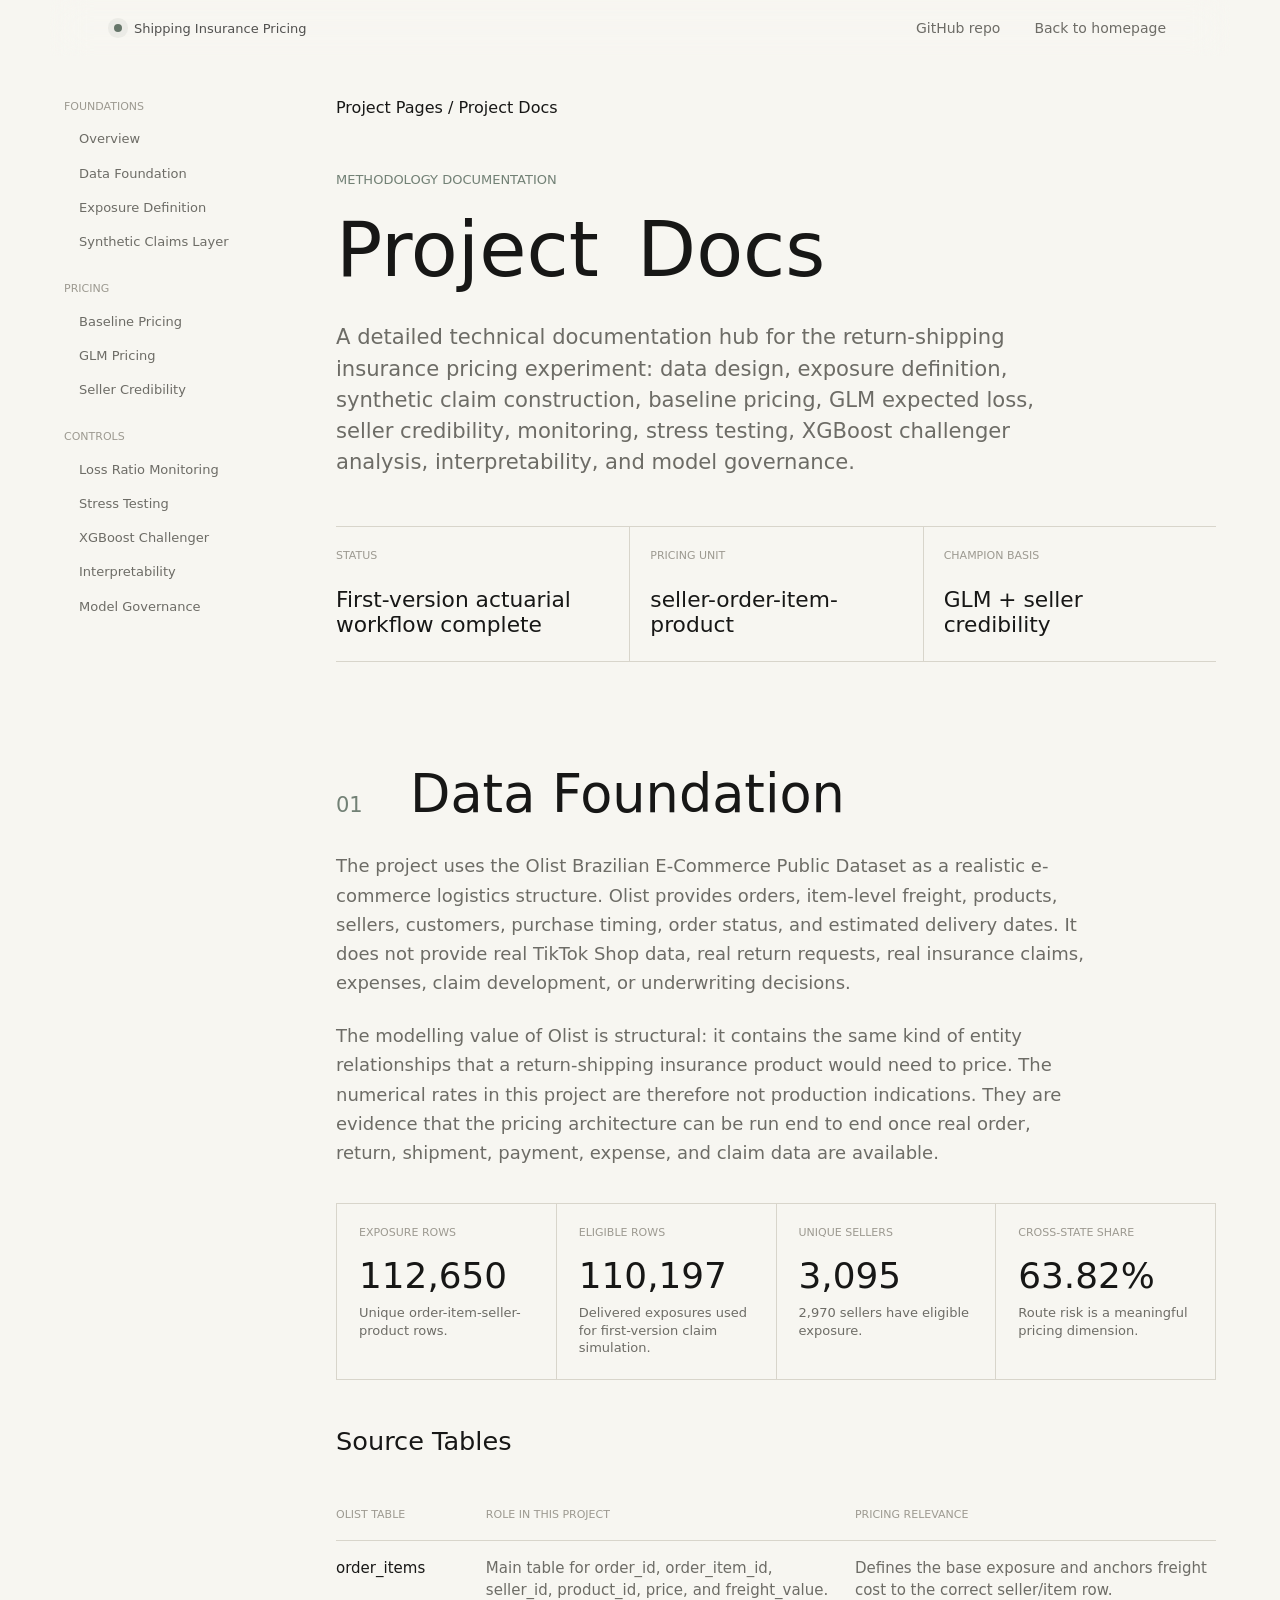
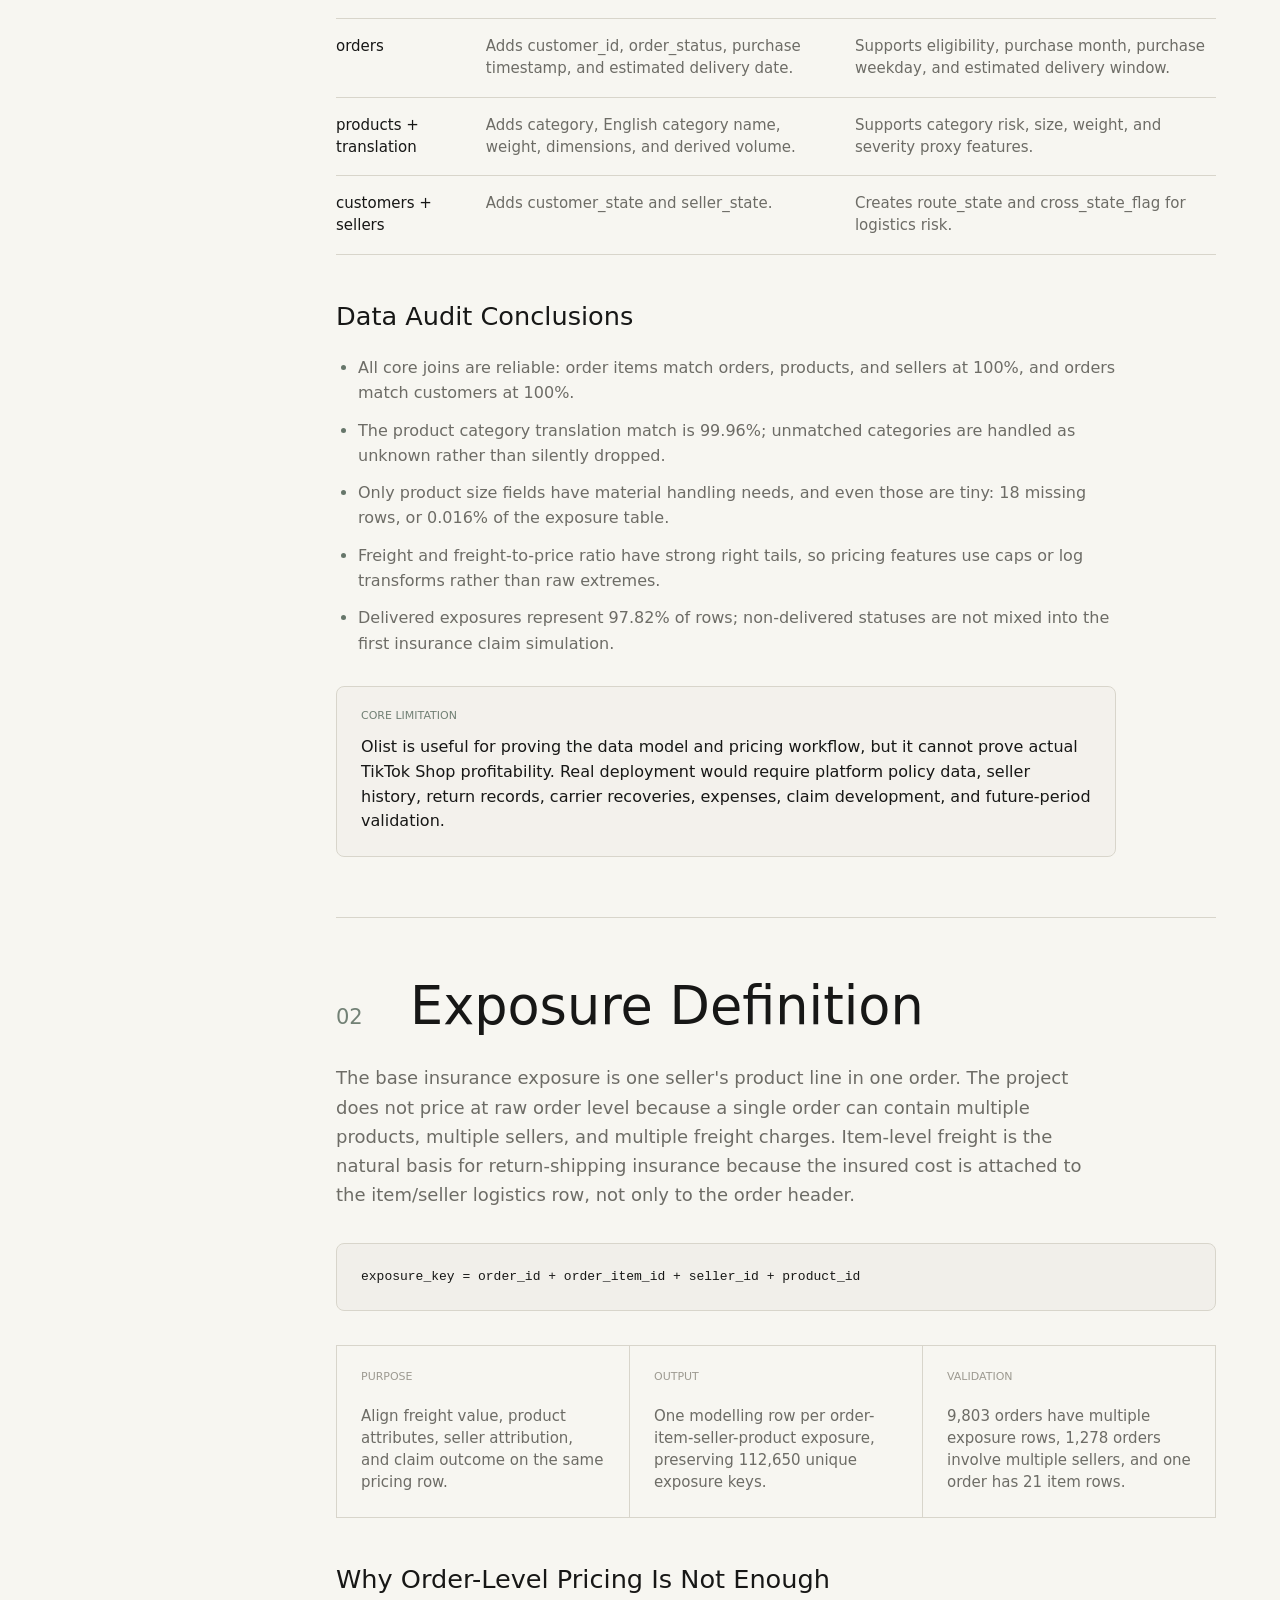
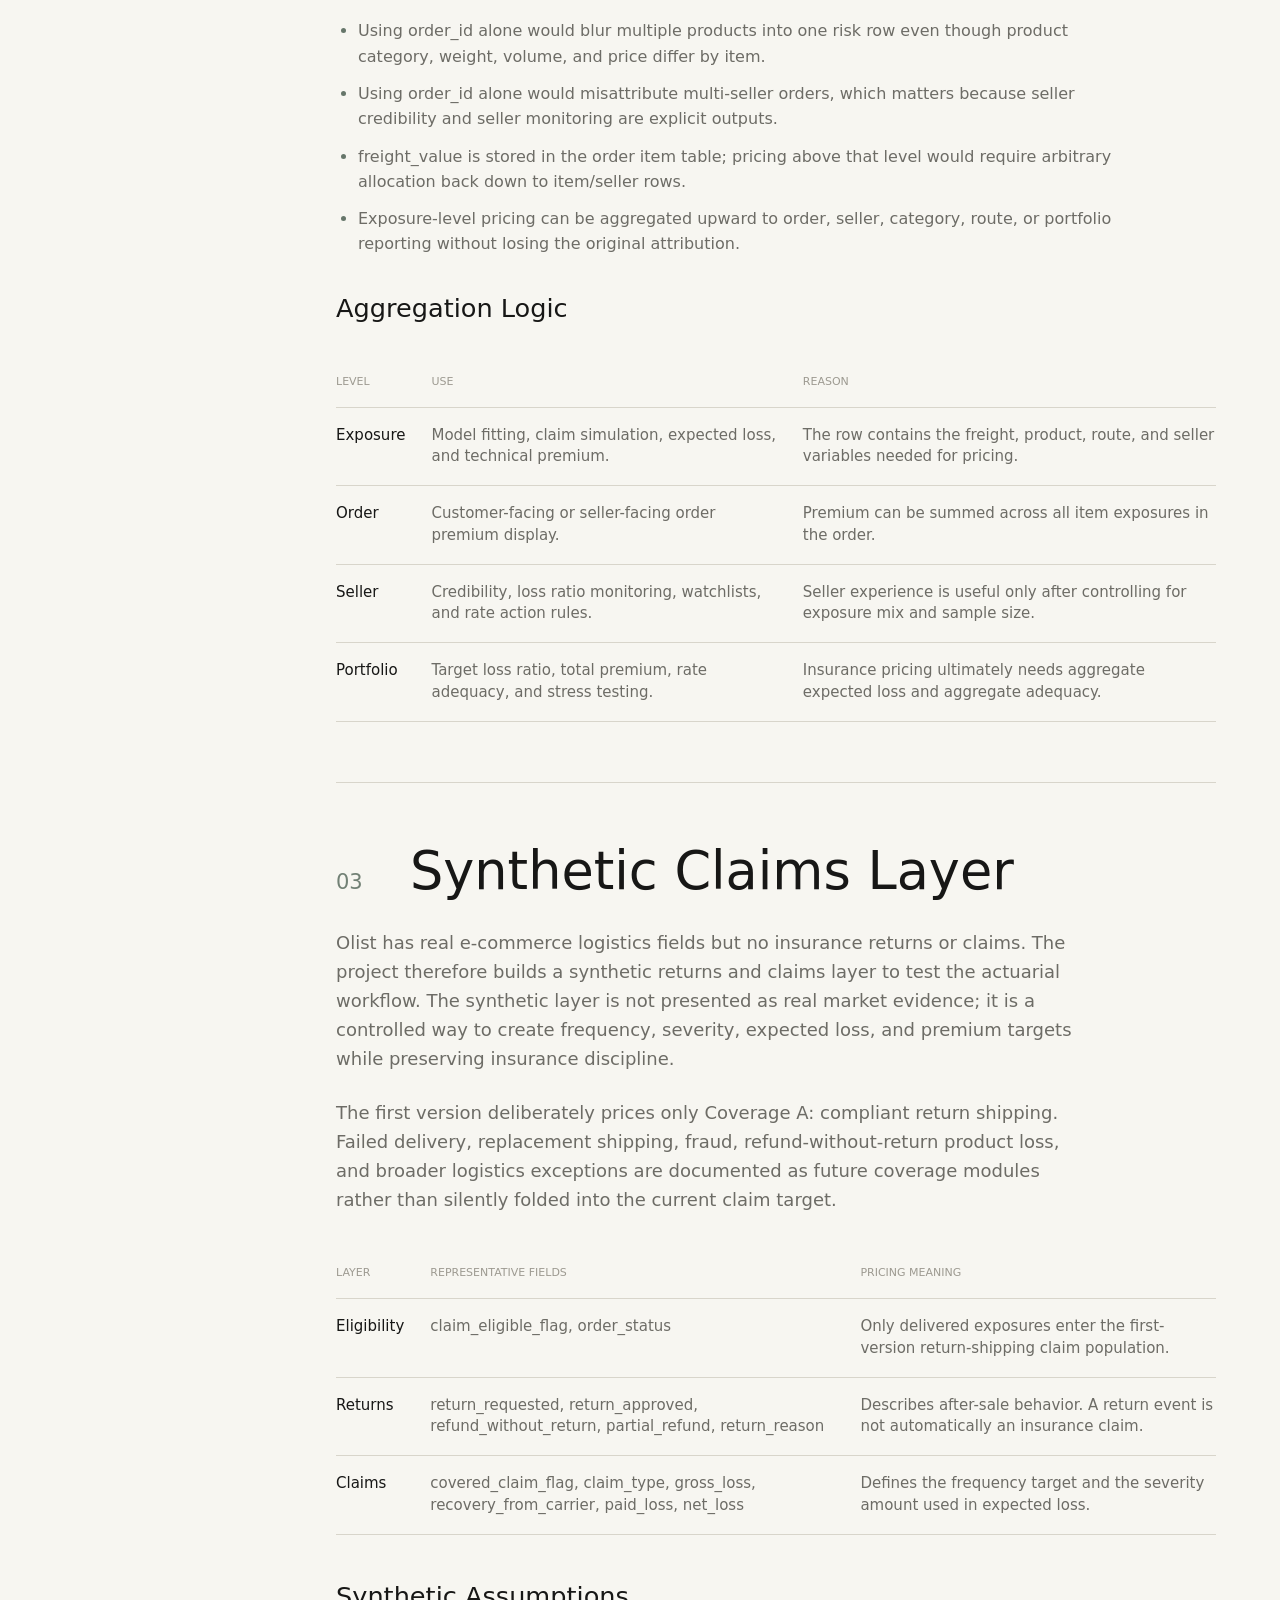
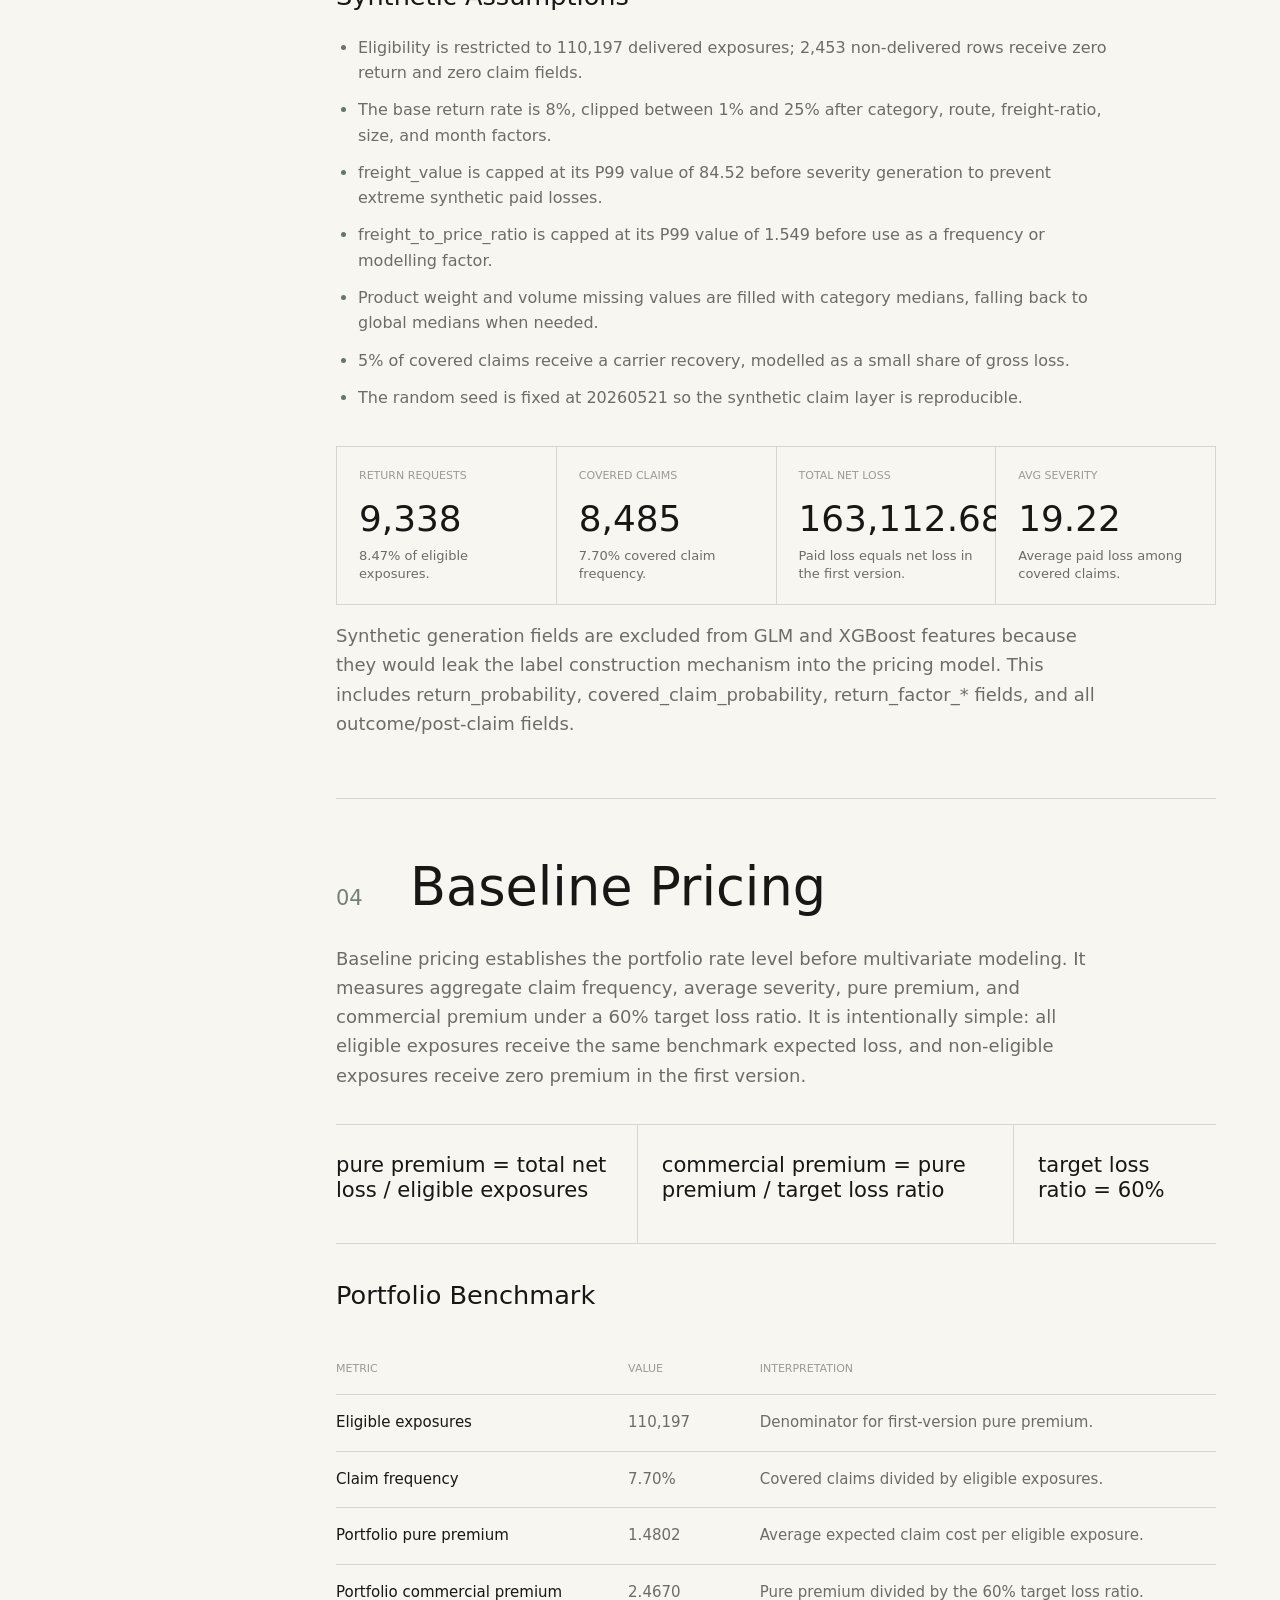
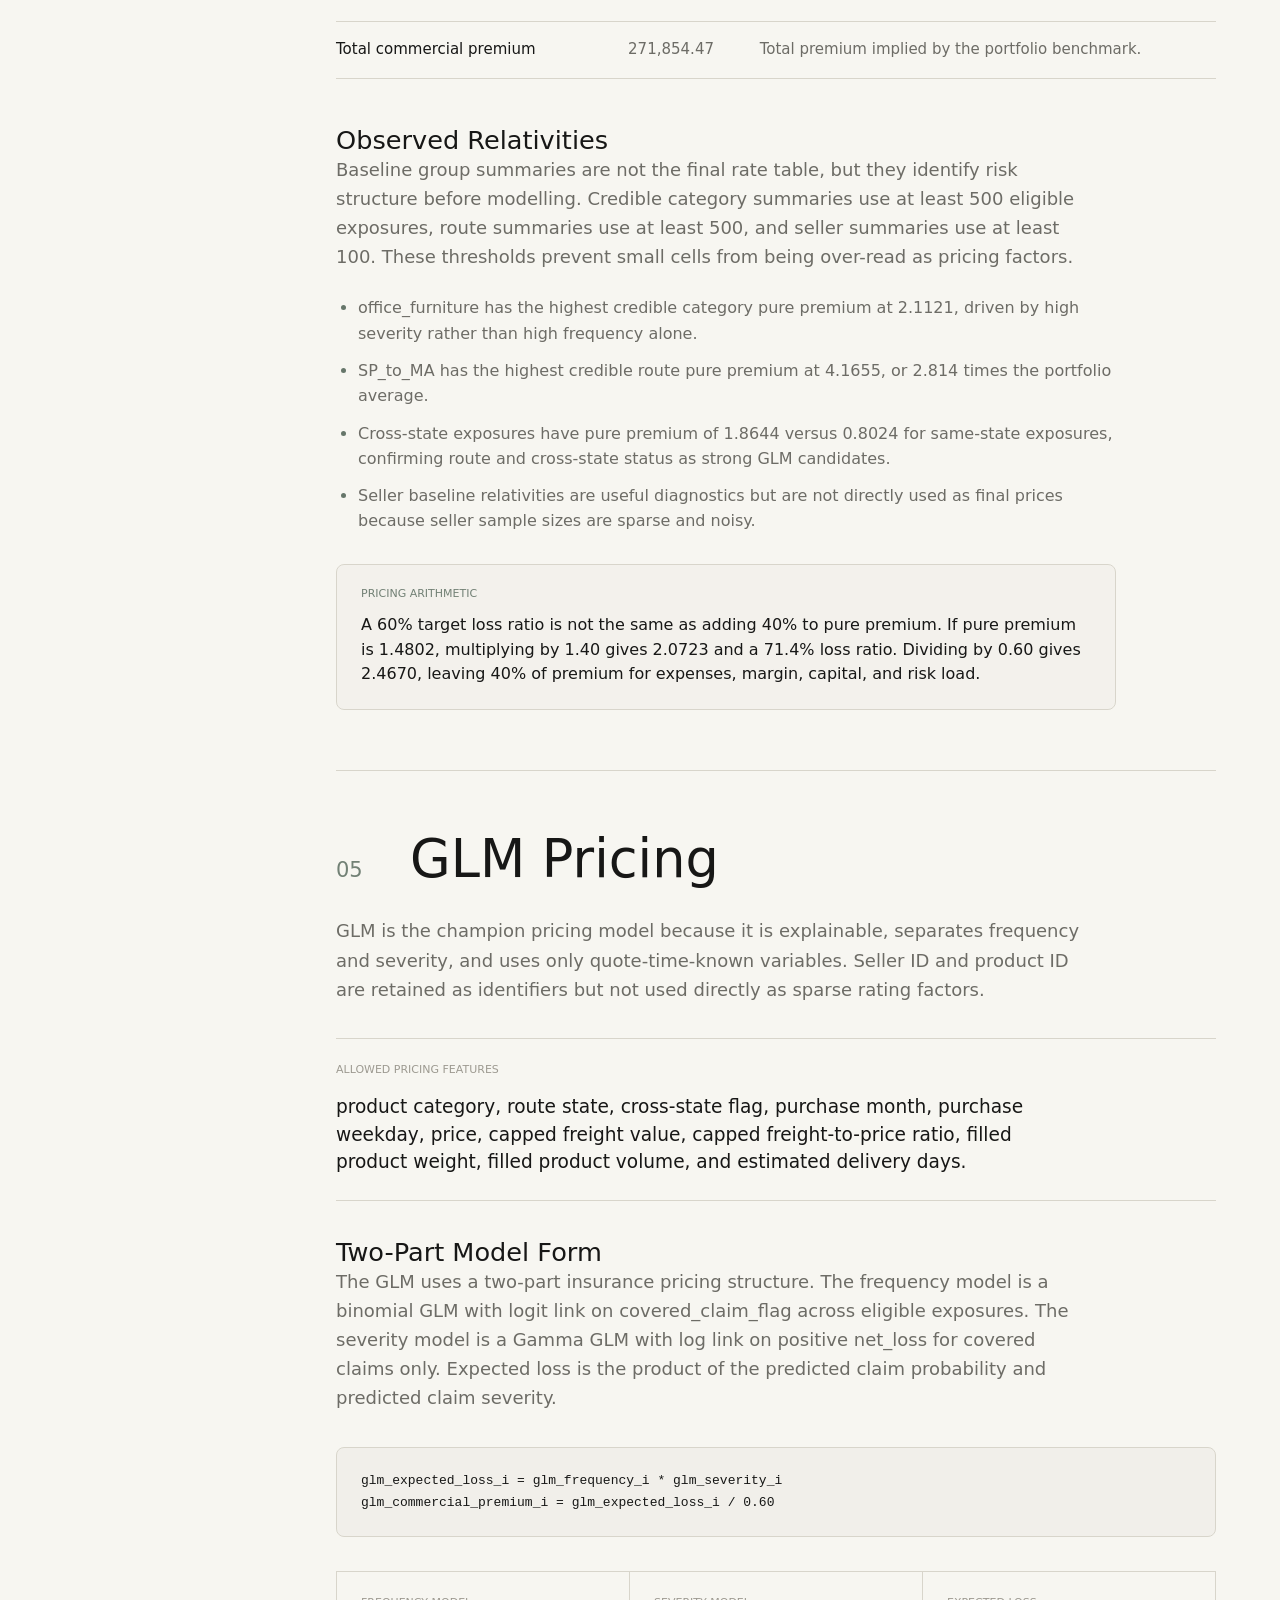
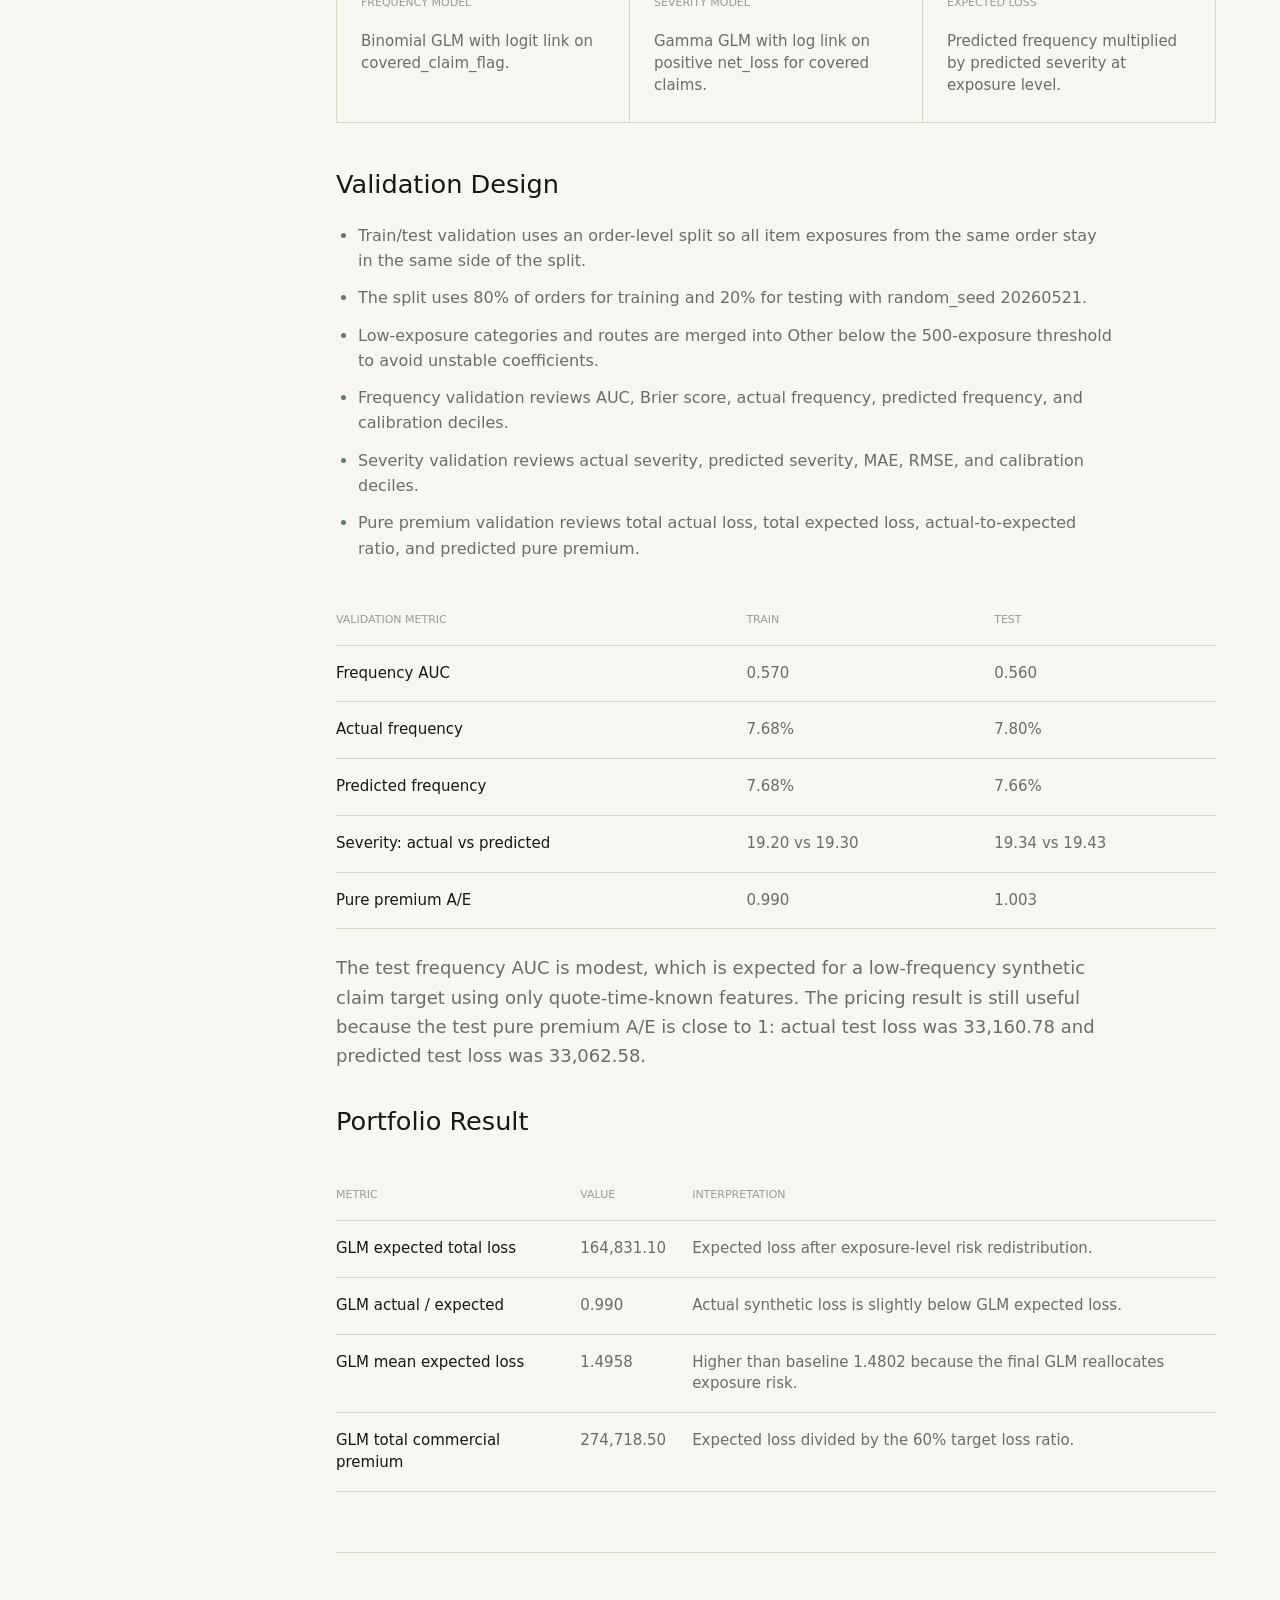
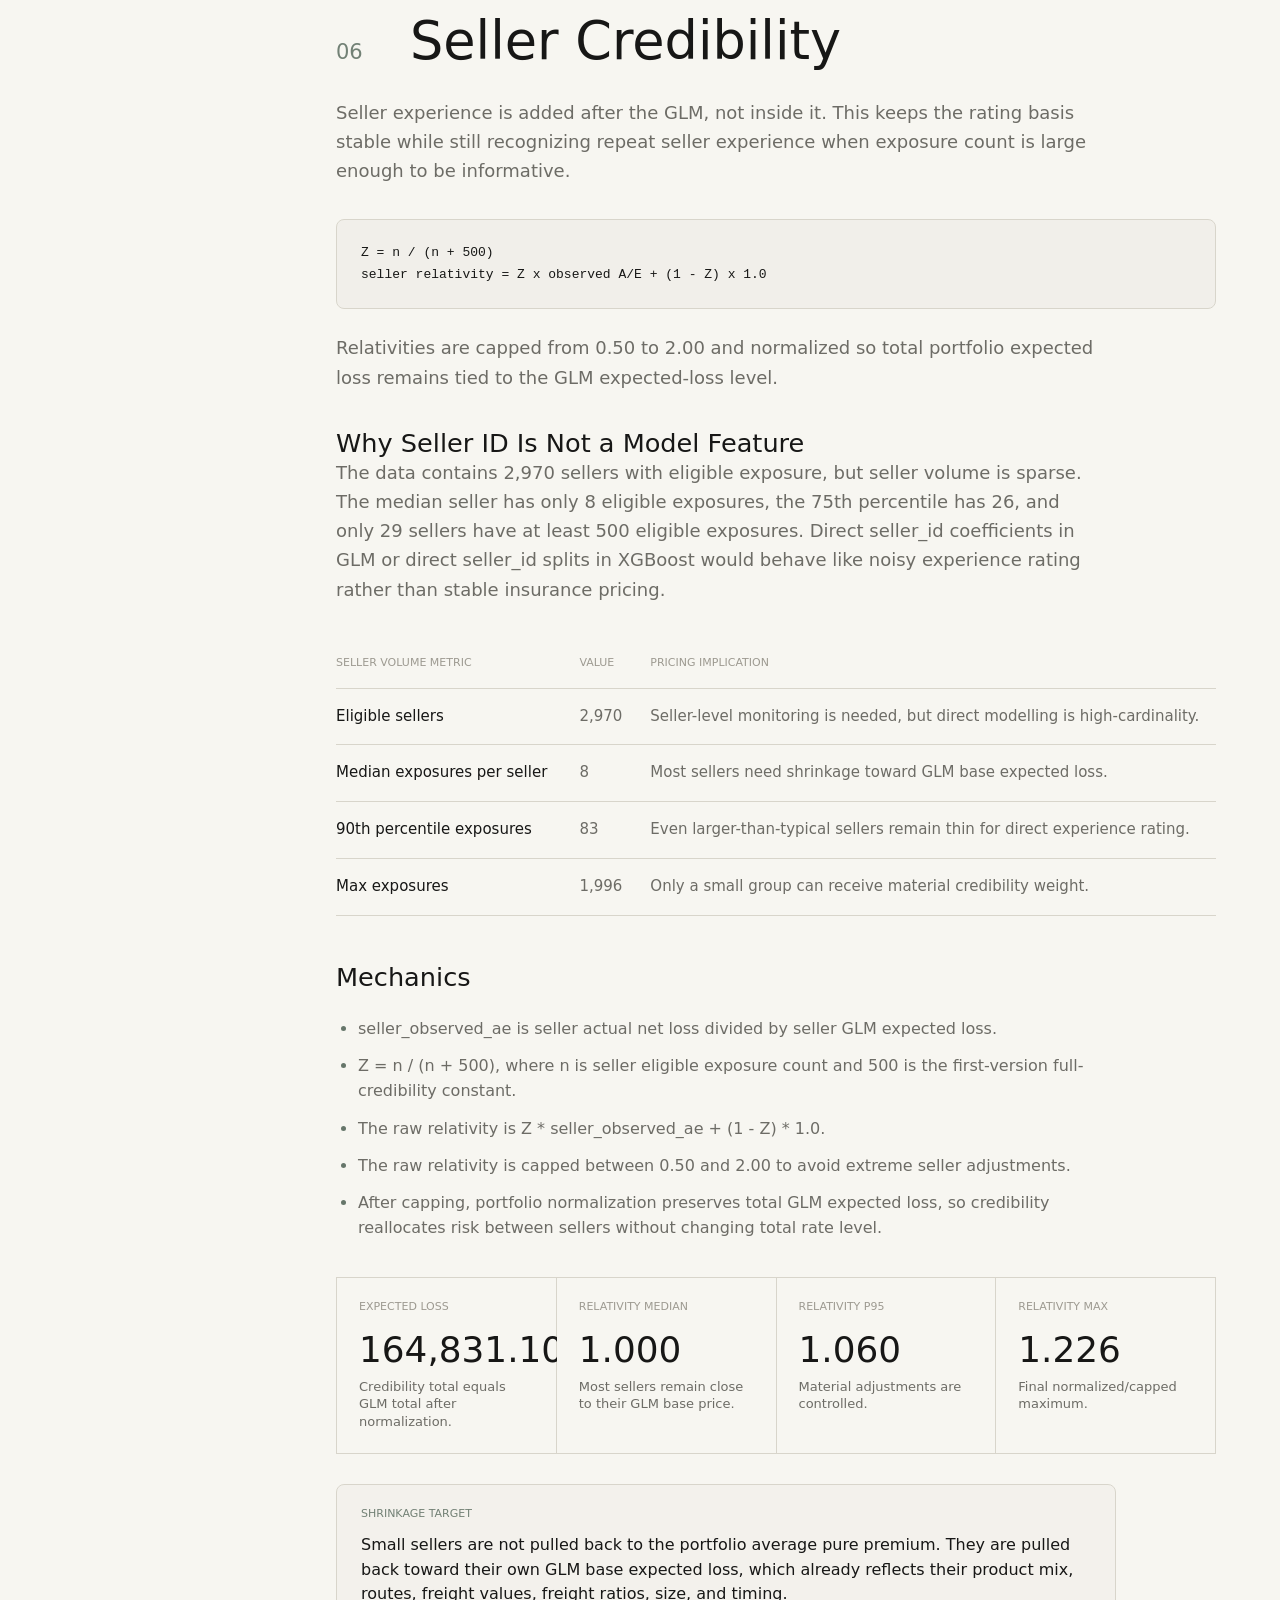
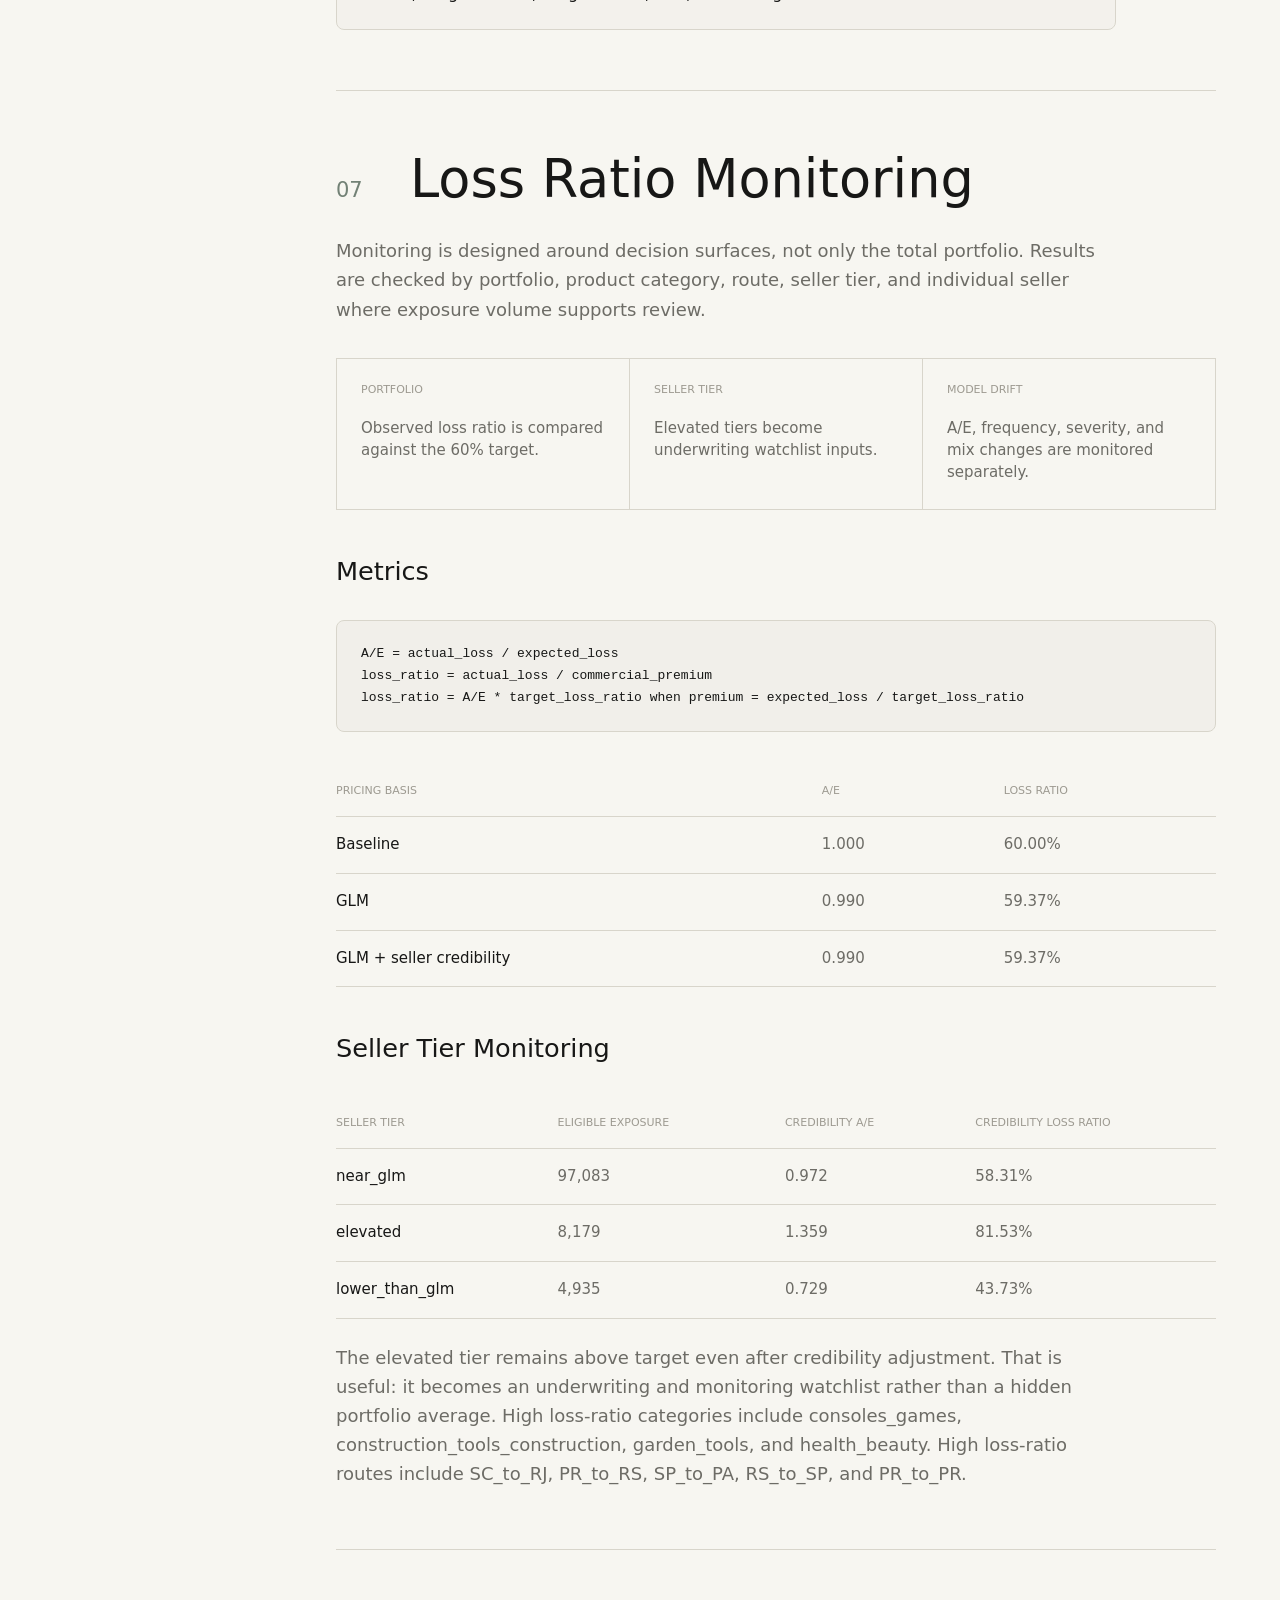
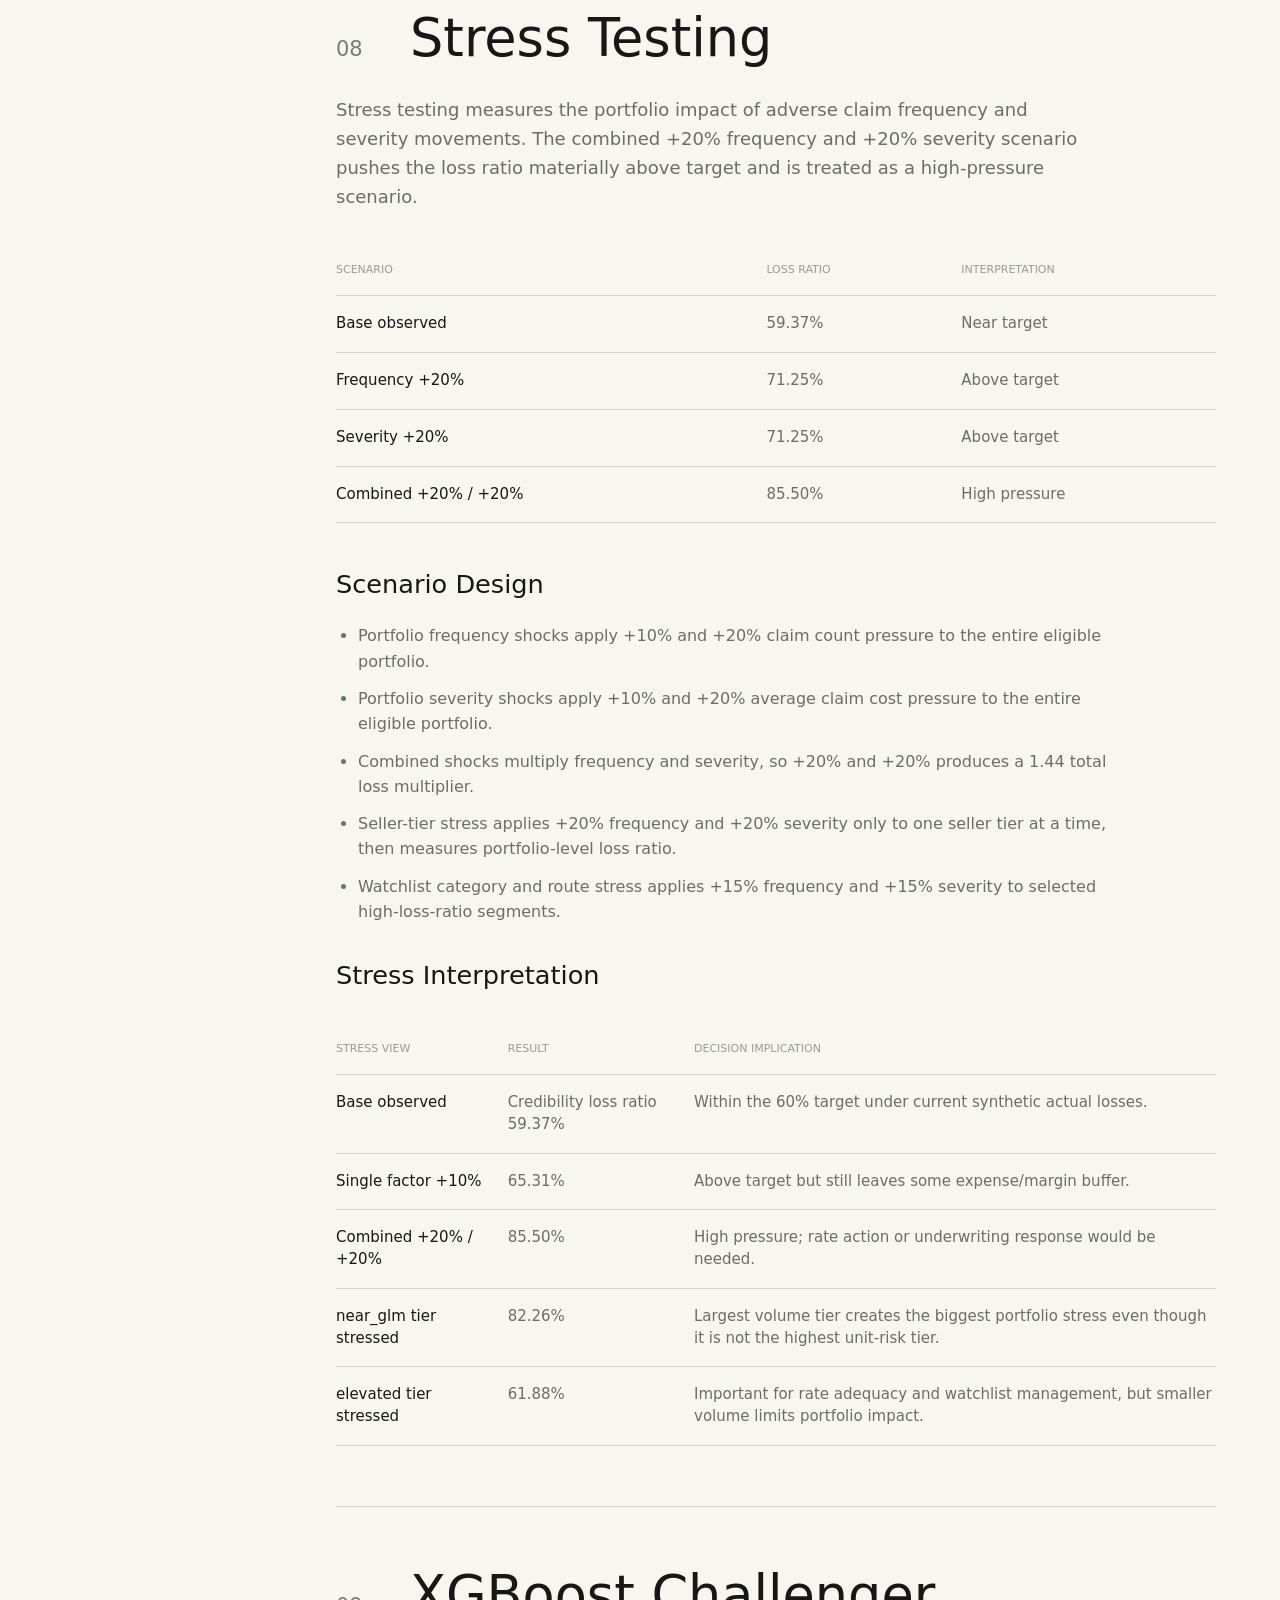
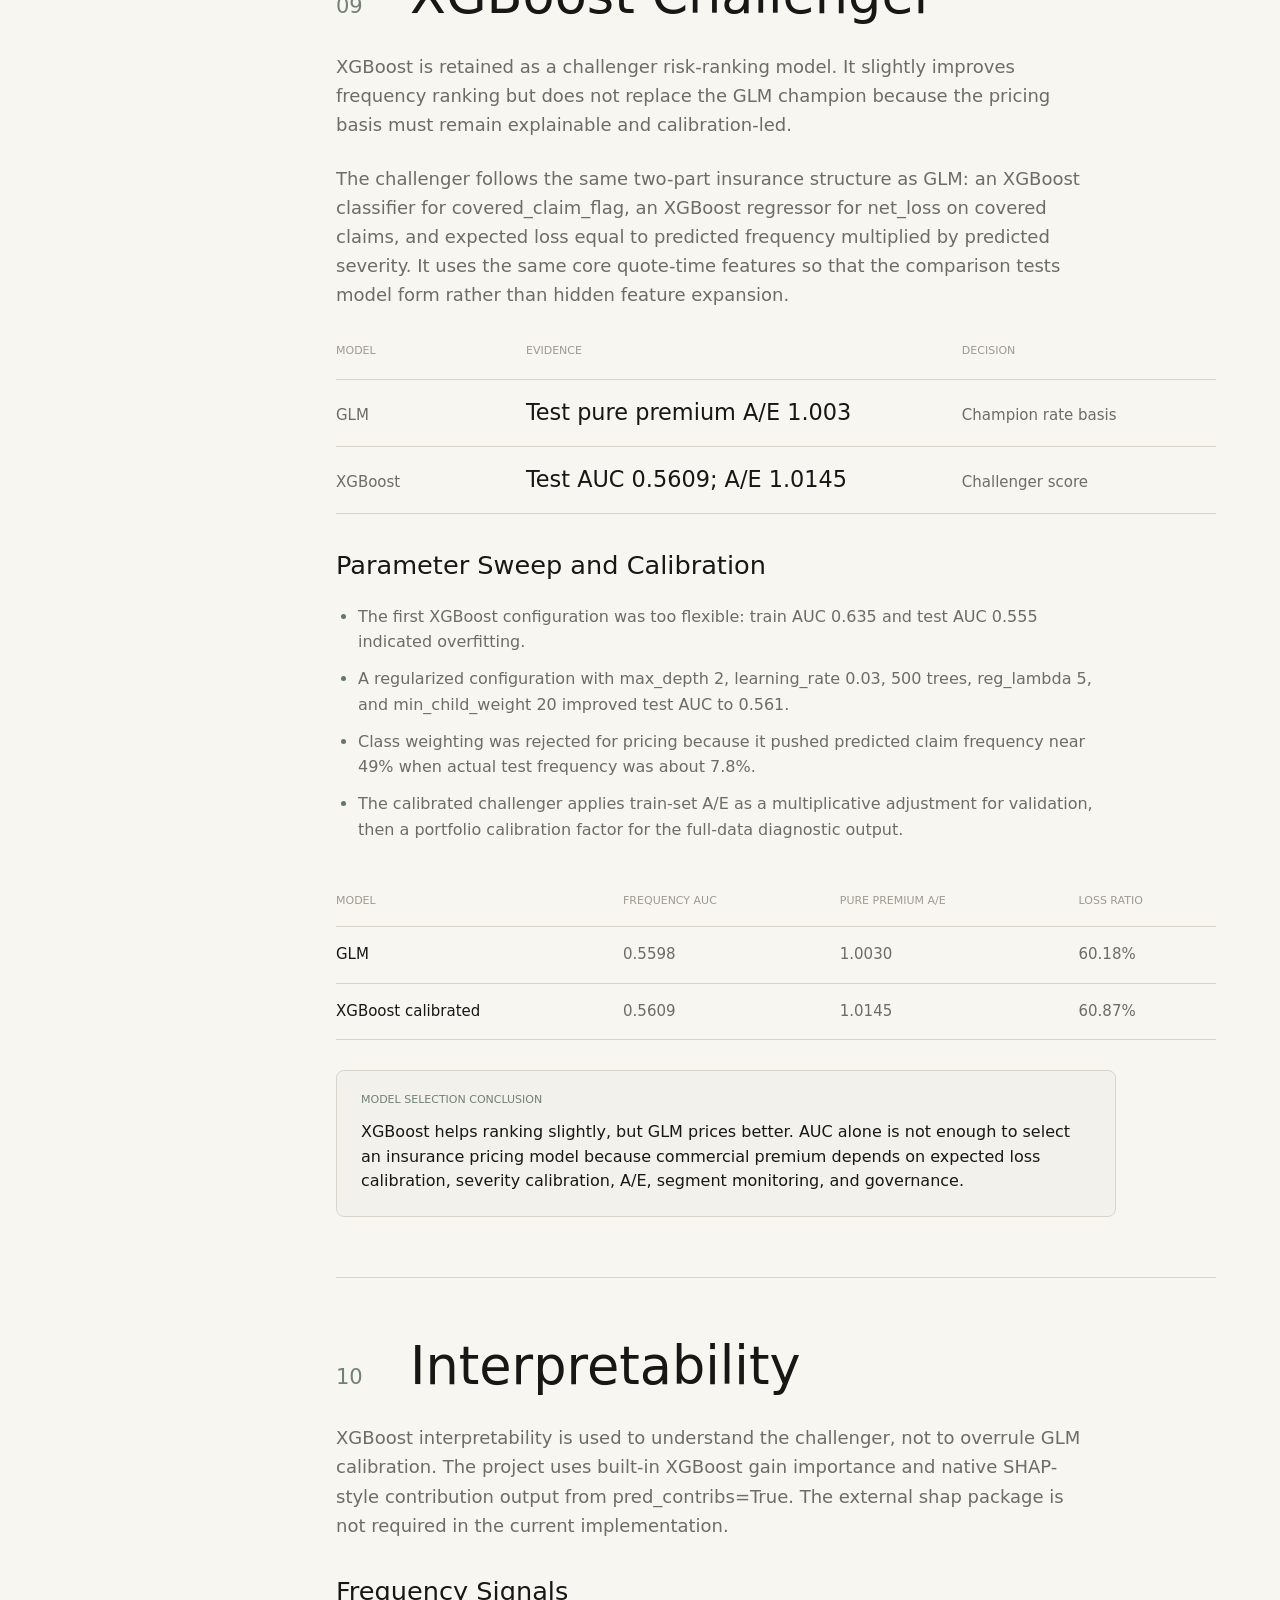
<file: project-docs.html>
<!doctype html>
<html lang="en">
  <head>
    <meta charset="utf-8" />
    <meta name="viewport" content="width=device-width, initial-scale=1" />
    <title>Project Docs | Return-Shipping Insurance Pricing Engine</title>
    <meta
      name="description"
      content="Technical documentation for the return-shipping insurance pricing engine."
    />
    <link rel="stylesheet" href="./styles/shared.css" />
    <link rel="stylesheet" href="./styles/project-docs.css?v=20260524-1" />
  </head>
  <body>
    <div class="site-shell project-docs-site">
      <header class="topbar" aria-label="Project navigation">
        <a class="brand-mark" href="./index.html" aria-label="Homepage">
          <span class="brand-dot" aria-hidden="true"></span>
          <span>Shipping Insurance Pricing</span>
        </a>
        <nav class="topnav" aria-label="Project docs navigation">
          <a href="https://github.com/pnlync/shipping-insurance">GitHub repo</a>
          <a href="./index.html">Back to homepage</a>
        </nav>
      </header>

      <main class="docs-page">
        <div class="docs-layout">
          <aside class="docs-sidebar" aria-label="Documentation navigation">
            <nav>
              <span>Foundations</span>
              <a href="#overview">Overview</a>
              <a href="#data-foundation">Data Foundation</a>
              <a href="#exposure-definition">Exposure Definition</a>
              <a href="#synthetic-claims">Synthetic Claims Layer</a>
              <span>Pricing</span>
              <a href="#baseline-pricing">Baseline Pricing</a>
              <a href="#glm-pricing">GLM Pricing</a>
              <a href="#seller-credibility">Seller Credibility</a>
              <span>Controls</span>
              <a href="#loss-ratio-monitoring">Loss Ratio Monitoring</a>
              <a href="#stress-testing">Stress Testing</a>
              <a href="#xgboost-challenger">XGBoost Challenger</a>
              <a href="#interpretability">Interpretability</a>
              <a href="#governance">Model Governance</a>
            </nav>
          </aside>

          <article class="docs-content" id="documentation">
            <nav class="breadcrumb" aria-label="Current page path">
              <a href="./index.html">Project Pages</a>
              <span>/</span>
              <span>Project Docs</span>
            </nav>

            <header class="docs-hero" id="overview">
              <p class="eyebrow">Methodology documentation</p>
              <h1>
                <span>Project</span>
                <span>Docs</span>
              </h1>
              <p>
                A detailed technical documentation hub for the return-shipping insurance
                pricing experiment: data design, exposure definition, synthetic claim
                construction, baseline pricing, GLM expected loss, seller credibility,
                monitoring, stress testing, XGBoost challenger analysis, interpretability,
                and model governance.
              </p>
              <dl class="docs-meta">
                <div>
                  <dt>Status</dt>
                  <dd>First-version actuarial workflow complete</dd>
                </div>
                <div>
                  <dt>Pricing unit</dt>
                  <dd>seller-order-item-product</dd>
                </div>
                <div>
                  <dt>Champion basis</dt>
                  <dd>GLM + seller credibility</dd>
                </div>
              </dl>
            </header>

            <section class="docs-section" id="data-foundation">
              <div class="docs-section-heading">
                <span>01</span>
                <h2>Data Foundation</h2>
              </div>
              <p>
                The project uses the Olist Brazilian E-Commerce Public Dataset as a realistic
                e-commerce logistics structure. Olist provides orders, item-level freight,
                products, sellers, customers, purchase timing, order status, and estimated
                delivery dates. It does not provide real TikTok Shop data, real return requests,
                real insurance claims, expenses, claim development, or underwriting decisions.
              </p>
              <p>
                The modelling value of Olist is structural: it contains the same kind of entity
                relationships that a return-shipping insurance product would need to price. The
                numerical rates in this project are therefore not production indications. They are
                evidence that the pricing architecture can be run end to end once real order,
                return, shipment, payment, expense, and claim data are available.
              </p>
              <dl class="docs-kpi-grid" aria-label="Exposure table portfolio facts">
                <div>
                  <dt>Exposure rows</dt>
                  <dd>112,650</dd>
                  <small>Unique order-item-seller-product rows.</small>
                </div>
                <div>
                  <dt>Eligible rows</dt>
                  <dd>110,197</dd>
                  <small>Delivered exposures used for first-version claim simulation.</small>
                </div>
                <div>
                  <dt>Unique sellers</dt>
                  <dd>3,095</dd>
                  <small>2,970 sellers have eligible exposure.</small>
                </div>
                <div>
                  <dt>Cross-state share</dt>
                  <dd>63.82%</dd>
                  <small>Route risk is a meaningful pricing dimension.</small>
                </div>
              </dl>
              <h3>Source Tables</h3>
              <table class="docs-table">
                <thead>
                  <tr>
                    <th>Olist table</th>
                    <th>Role in this project</th>
                    <th>Pricing relevance</th>
                  </tr>
                </thead>
                <tbody>
                  <tr>
                    <td>order_items</td>
                    <td>Main table for order_id, order_item_id, seller_id, product_id, price, and freight_value.</td>
                    <td>Defines the base exposure and anchors freight cost to the correct seller/item row.</td>
                  </tr>
                  <tr>
                    <td>orders</td>
                    <td>Adds customer_id, order_status, purchase timestamp, and estimated delivery date.</td>
                    <td>Supports eligibility, purchase month, purchase weekday, and estimated delivery window.</td>
                  </tr>
                  <tr>
                    <td>products + translation</td>
                    <td>Adds category, English category name, weight, dimensions, and derived volume.</td>
                    <td>Supports category risk, size, weight, and severity proxy features.</td>
                  </tr>
                  <tr>
                    <td>customers + sellers</td>
                    <td>Adds customer_state and seller_state.</td>
                    <td>Creates route_state and cross_state_flag for logistics risk.</td>
                  </tr>
                </tbody>
              </table>
              <h3>Data Audit Conclusions</h3>
              <ul class="docs-bullets">
                <li>All core joins are reliable: order items match orders, products, and sellers at 100%, and orders match customers at 100%.</li>
                <li>The product category translation match is 99.96%; unmatched categories are handled as unknown rather than silently dropped.</li>
                <li>Only product size fields have material handling needs, and even those are tiny: 18 missing rows, or 0.016% of the exposure table.</li>
                <li>Freight and freight-to-price ratio have strong right tails, so pricing features use caps or log transforms rather than raw extremes.</li>
                <li>Delivered exposures represent 97.82% of rows; non-delivered statuses are not mixed into the first insurance claim simulation.</li>
              </ul>
              <div class="docs-note">
                <span>Core limitation</span>
                <p>
                  Olist is useful for proving the data model and pricing workflow, but it cannot
                  prove actual TikTok Shop profitability. Real deployment would require platform
                  policy data, seller history, return records, carrier recoveries, expenses,
                  claim development, and future-period validation.
                </p>
              </div>
            </section>

            <section class="docs-section" id="exposure-definition">
              <div class="docs-section-heading">
                <span>02</span>
                <h2>Exposure Definition</h2>
              </div>
              <p>
                The base insurance exposure is one seller's product line in one order. The
                project does not price at raw order level because a single order can contain
                multiple products, multiple sellers, and multiple freight charges. Item-level
                freight is the natural basis for return-shipping insurance because the insured
                cost is attached to the item/seller logistics row, not only to the order header.
              </p>
              <pre><code>exposure_key = order_id + order_item_id + seller_id + product_id</code></pre>
              <div class="docs-grid">
                <div>
                  <span>Purpose</span>
                  <p>Align freight value, product attributes, seller attribution, and claim outcome on the same pricing row.</p>
                </div>
                <div>
                  <span>Output</span>
                  <p>One modelling row per order-item-seller-product exposure, preserving 112,650 unique exposure keys.</p>
                </div>
                <div>
                  <span>Validation</span>
                  <p>9,803 orders have multiple exposure rows, 1,278 orders involve multiple sellers, and one order has 21 item rows.</p>
                </div>
              </div>
              <h3>Why Order-Level Pricing Is Not Enough</h3>
              <ul class="docs-bullets">
                <li>Using order_id alone would blur multiple products into one risk row even though product category, weight, volume, and price differ by item.</li>
                <li>Using order_id alone would misattribute multi-seller orders, which matters because seller credibility and seller monitoring are explicit outputs.</li>
                <li>freight_value is stored in the order item table; pricing above that level would require arbitrary allocation back down to item/seller rows.</li>
                <li>Exposure-level pricing can be aggregated upward to order, seller, category, route, or portfolio reporting without losing the original attribution.</li>
              </ul>
              <h3>Aggregation Logic</h3>
              <table class="docs-table">
                <thead>
                  <tr>
                    <th>Level</th>
                    <th>Use</th>
                    <th>Reason</th>
                  </tr>
                </thead>
                <tbody>
                  <tr>
                    <td>Exposure</td>
                    <td>Model fitting, claim simulation, expected loss, and technical premium.</td>
                    <td>The row contains the freight, product, route, and seller variables needed for pricing.</td>
                  </tr>
                  <tr>
                    <td>Order</td>
                    <td>Customer-facing or seller-facing order premium display.</td>
                    <td>Premium can be summed across all item exposures in the order.</td>
                  </tr>
                  <tr>
                    <td>Seller</td>
                    <td>Credibility, loss ratio monitoring, watchlists, and rate action rules.</td>
                    <td>Seller experience is useful only after controlling for exposure mix and sample size.</td>
                  </tr>
                  <tr>
                    <td>Portfolio</td>
                    <td>Target loss ratio, total premium, rate adequacy, and stress testing.</td>
                    <td>Insurance pricing ultimately needs aggregate expected loss and aggregate adequacy.</td>
                  </tr>
                </tbody>
              </table>
            </section>

            <section class="docs-section" id="synthetic-claims">
              <div class="docs-section-heading">
                <span>03</span>
                <h2>Synthetic Claims Layer</h2>
              </div>
              <p>
                Olist has real e-commerce logistics fields but no insurance returns or claims.
                The project therefore builds a synthetic returns and claims layer to test the
                actuarial workflow. The synthetic layer is not presented as real market evidence;
                it is a controlled way to create frequency, severity, expected loss, and premium
                targets while preserving insurance discipline.
              </p>
              <p>
                The first version deliberately prices only Coverage A: compliant return shipping.
                Failed delivery, replacement shipping, fraud, refund-without-return product loss,
                and broader logistics exceptions are documented as future coverage modules rather
                than silently folded into the current claim target.
              </p>
              <table class="docs-table">
                <thead>
                  <tr>
                    <th>Layer</th>
                    <th>Representative fields</th>
                    <th>Pricing meaning</th>
                  </tr>
                </thead>
                <tbody>
                  <tr>
                    <td>Eligibility</td>
                    <td>claim_eligible_flag, order_status</td>
                    <td>Only delivered exposures enter the first-version return-shipping claim population.</td>
                  </tr>
                  <tr>
                    <td>Returns</td>
                    <td>return_requested, return_approved, refund_without_return, partial_refund, return_reason</td>
                    <td>Describes after-sale behavior. A return event is not automatically an insurance claim.</td>
                  </tr>
                  <tr>
                    <td>Claims</td>
                    <td>covered_claim_flag, claim_type, gross_loss, recovery_from_carrier, paid_loss, net_loss</td>
                    <td>Defines the frequency target and the severity amount used in expected loss.</td>
                  </tr>
                </tbody>
              </table>
              <h3>Synthetic Assumptions</h3>
              <ul class="docs-bullets">
                <li>Eligibility is restricted to 110,197 delivered exposures; 2,453 non-delivered rows receive zero return and zero claim fields.</li>
                <li>The base return rate is 8%, clipped between 1% and 25% after category, route, freight-ratio, size, and month factors.</li>
                <li>freight_value is capped at its P99 value of 84.52 before severity generation to prevent extreme synthetic paid losses.</li>
                <li>freight_to_price_ratio is capped at its P99 value of 1.549 before use as a frequency or modelling factor.</li>
                <li>Product weight and volume missing values are filled with category medians, falling back to global medians when needed.</li>
                <li>5% of covered claims receive a carrier recovery, modelled as a small share of gross loss.</li>
                <li>The random seed is fixed at 20260521 so the synthetic claim layer is reproducible.</li>
              </ul>
              <dl class="docs-kpi-grid" aria-label="Synthetic claims results">
                <div>
                  <dt>Return requests</dt>
                  <dd>9,338</dd>
                  <small>8.47% of eligible exposures.</small>
                </div>
                <div>
                  <dt>Covered claims</dt>
                  <dd>8,485</dd>
                  <small>7.70% covered claim frequency.</small>
                </div>
                <div>
                  <dt>Total net loss</dt>
                  <dd>163,112.68</dd>
                  <small>Paid loss equals net loss in the first version.</small>
                </div>
                <div>
                  <dt>Avg severity</dt>
                  <dd>19.22</dd>
                  <small>Average paid loss among covered claims.</small>
                </div>
              </dl>
              <p>
                Synthetic generation fields are excluded from GLM and XGBoost features because
                they would leak the label construction mechanism into the pricing model. This
                includes return_probability, covered_claim_probability, return_factor_* fields,
                and all outcome/post-claim fields.
              </p>
            </section>

            <section class="docs-section" id="baseline-pricing">
              <div class="docs-section-heading">
                <span>04</span>
                <h2>Baseline Pricing</h2>
              </div>
              <p>
                Baseline pricing establishes the portfolio rate level before multivariate
                modeling. It measures aggregate claim frequency, average severity, pure premium,
                and commercial premium under a 60% target loss ratio. It is intentionally simple:
                all eligible exposures receive the same benchmark expected loss, and non-eligible
                exposures receive zero premium in the first version.
              </p>
              <div class="docs-formula" aria-label="Baseline pricing formulas">
                <span>pure premium = total net loss / eligible exposures</span>
                <span>commercial premium = pure premium / target loss ratio</span>
                <span>target loss ratio = 60%</span>
              </div>
              <h3>Portfolio Benchmark</h3>
              <table class="docs-table">
                <thead>
                  <tr>
                    <th>Metric</th>
                    <th>Value</th>
                    <th>Interpretation</th>
                  </tr>
                </thead>
                <tbody>
                  <tr>
                    <td>Eligible exposures</td>
                    <td>110,197</td>
                    <td>Denominator for first-version pure premium.</td>
                  </tr>
                  <tr>
                    <td>Claim frequency</td>
                    <td>7.70%</td>
                    <td>Covered claims divided by eligible exposures.</td>
                  </tr>
                  <tr>
                    <td>Portfolio pure premium</td>
                    <td>1.4802</td>
                    <td>Average expected claim cost per eligible exposure.</td>
                  </tr>
                  <tr>
                    <td>Portfolio commercial premium</td>
                    <td>2.4670</td>
                    <td>Pure premium divided by the 60% target loss ratio.</td>
                  </tr>
                  <tr>
                    <td>Total commercial premium</td>
                    <td>271,854.47</td>
                    <td>Total premium implied by the portfolio benchmark.</td>
                  </tr>
                </tbody>
              </table>
              <h3>Observed Relativities</h3>
              <p>
                Baseline group summaries are not the final rate table, but they identify risk
                structure before modelling. Credible category summaries use at least 500 eligible
                exposures, route summaries use at least 500, and seller summaries use at least
                100. These thresholds prevent small cells from being over-read as pricing factors.
              </p>
              <ul class="docs-bullets">
                <li>office_furniture has the highest credible category pure premium at 2.1121, driven by high severity rather than high frequency alone.</li>
                <li>SP_to_MA has the highest credible route pure premium at 4.1655, or 2.814 times the portfolio average.</li>
                <li>Cross-state exposures have pure premium of 1.8644 versus 0.8024 for same-state exposures, confirming route and cross-state status as strong GLM candidates.</li>
                <li>Seller baseline relativities are useful diagnostics but are not directly used as final prices because seller sample sizes are sparse and noisy.</li>
              </ul>
              <div class="docs-note">
                <span>Pricing arithmetic</span>
                <p>
                  A 60% target loss ratio is not the same as adding 40% to pure premium.
                  If pure premium is 1.4802, multiplying by 1.40 gives 2.0723 and a 71.4%
                  loss ratio. Dividing by 0.60 gives 2.4670, leaving 40% of premium for
                  expenses, margin, capital, and risk load.
                </p>
              </div>
            </section>

            <section class="docs-section" id="glm-pricing">
              <div class="docs-section-heading">
                <span>05</span>
                <h2>GLM Pricing</h2>
              </div>
              <p>
                GLM is the champion pricing model because it is explainable, separates frequency
                and severity, and uses only quote-time-known variables. Seller ID and product ID
                are retained as identifiers but not used directly as sparse rating factors.
              </p>
              <div class="docs-callout">
                <span>Allowed pricing features</span>
                <p>
                  product category, route state, cross-state flag, purchase month, purchase
                  weekday, price, capped freight value, capped freight-to-price ratio, filled
                  product weight, filled product volume, and estimated delivery days.
                </p>
              </div>
              <h3>Two-Part Model Form</h3>
              <p>
                The GLM uses a two-part insurance pricing structure. The frequency model is a
                binomial GLM with logit link on covered_claim_flag across eligible exposures. The
                severity model is a Gamma GLM with log link on positive net_loss for covered
                claims only. Expected loss is the product of the predicted claim probability and
                predicted claim severity.
              </p>
              <pre><code>glm_expected_loss_i = glm_frequency_i * glm_severity_i
glm_commercial_premium_i = glm_expected_loss_i / 0.60</code></pre>
              <div class="docs-grid">
                <div>
                  <span>Frequency model</span>
                  <p>Binomial GLM with logit link on covered_claim_flag.</p>
                </div>
                <div>
                  <span>Severity model</span>
                  <p>Gamma GLM with log link on positive net_loss for covered claims.</p>
                </div>
                <div>
                  <span>Expected loss</span>
                  <p>Predicted frequency multiplied by predicted severity at exposure level.</p>
                </div>
              </div>
              <h3>Validation Design</h3>
              <ul class="docs-bullets">
                <li>Train/test validation uses an order-level split so all item exposures from the same order stay in the same side of the split.</li>
                <li>The split uses 80% of orders for training and 20% for testing with random_seed 20260521.</li>
                <li>Low-exposure categories and routes are merged into Other below the 500-exposure threshold to avoid unstable coefficients.</li>
                <li>Frequency validation reviews AUC, Brier score, actual frequency, predicted frequency, and calibration deciles.</li>
                <li>Severity validation reviews actual severity, predicted severity, MAE, RMSE, and calibration deciles.</li>
                <li>Pure premium validation reviews total actual loss, total expected loss, actual-to-expected ratio, and predicted pure premium.</li>
              </ul>
              <table class="docs-table">
                <thead>
                  <tr>
                    <th>Validation metric</th>
                    <th>Train</th>
                    <th>Test</th>
                  </tr>
                </thead>
                <tbody>
                  <tr>
                    <td>Frequency AUC</td>
                    <td>0.570</td>
                    <td>0.560</td>
                  </tr>
                  <tr>
                    <td>Actual frequency</td>
                    <td>7.68%</td>
                    <td>7.80%</td>
                  </tr>
                  <tr>
                    <td>Predicted frequency</td>
                    <td>7.68%</td>
                    <td>7.66%</td>
                  </tr>
                  <tr>
                    <td>Severity: actual vs predicted</td>
                    <td>19.20 vs 19.30</td>
                    <td>19.34 vs 19.43</td>
                  </tr>
                  <tr>
                    <td>Pure premium A/E</td>
                    <td>0.990</td>
                    <td>1.003</td>
                  </tr>
                </tbody>
              </table>
              <p>
                The test frequency AUC is modest, which is expected for a low-frequency synthetic
                claim target using only quote-time-known features. The pricing result is still
                useful because the test pure premium A/E is close to 1: actual test loss was
                33,160.78 and predicted test loss was 33,062.58.
              </p>
              <h3>Portfolio Result</h3>
              <table class="docs-table">
                <thead>
                  <tr>
                    <th>Metric</th>
                    <th>Value</th>
                    <th>Interpretation</th>
                  </tr>
                </thead>
                <tbody>
                  <tr>
                    <td>GLM expected total loss</td>
                    <td>164,831.10</td>
                    <td>Expected loss after exposure-level risk redistribution.</td>
                  </tr>
                  <tr>
                    <td>GLM actual / expected</td>
                    <td>0.990</td>
                    <td>Actual synthetic loss is slightly below GLM expected loss.</td>
                  </tr>
                  <tr>
                    <td>GLM mean expected loss</td>
                    <td>1.4958</td>
                    <td>Higher than baseline 1.4802 because the final GLM reallocates exposure risk.</td>
                  </tr>
                  <tr>
                    <td>GLM total commercial premium</td>
                    <td>274,718.50</td>
                    <td>Expected loss divided by the 60% target loss ratio.</td>
                  </tr>
                </tbody>
              </table>
            </section>

            <section class="docs-section" id="seller-credibility">
              <div class="docs-section-heading">
                <span>06</span>
                <h2>Seller Credibility</h2>
              </div>
              <p>
                Seller experience is added after the GLM, not inside it. This keeps the rating
                basis stable while still recognizing repeat seller experience when exposure count
                is large enough to be informative.
              </p>
              <pre><code>Z = n / (n + 500)
seller relativity = Z x observed A/E + (1 - Z) x 1.0</code></pre>
              <p>
                Relativities are capped from 0.50 to 2.00 and normalized so total portfolio
                expected loss remains tied to the GLM expected-loss level.
              </p>
              <h3>Why Seller ID Is Not a Model Feature</h3>
              <p>
                The data contains 2,970 sellers with eligible exposure, but seller volume is
                sparse. The median seller has only 8 eligible exposures, the 75th percentile has
                26, and only 29 sellers have at least 500 eligible exposures. Direct seller_id
                coefficients in GLM or direct seller_id splits in XGBoost would behave like noisy
                experience rating rather than stable insurance pricing.
              </p>
              <table class="docs-table">
                <thead>
                  <tr>
                    <th>Seller volume metric</th>
                    <th>Value</th>
                    <th>Pricing implication</th>
                  </tr>
                </thead>
                <tbody>
                  <tr>
                    <td>Eligible sellers</td>
                    <td>2,970</td>
                    <td>Seller-level monitoring is needed, but direct modelling is high-cardinality.</td>
                  </tr>
                  <tr>
                    <td>Median exposures per seller</td>
                    <td>8</td>
                    <td>Most sellers need shrinkage toward GLM base expected loss.</td>
                  </tr>
                  <tr>
                    <td>90th percentile exposures</td>
                    <td>83</td>
                    <td>Even larger-than-typical sellers remain thin for direct experience rating.</td>
                  </tr>
                  <tr>
                    <td>Max exposures</td>
                    <td>1,996</td>
                    <td>Only a small group can receive material credibility weight.</td>
                  </tr>
                </tbody>
              </table>
              <h3>Mechanics</h3>
              <ul class="docs-bullets">
                <li>seller_observed_ae is seller actual net loss divided by seller GLM expected loss.</li>
                <li>Z = n / (n + 500), where n is seller eligible exposure count and 500 is the first-version full-credibility constant.</li>
                <li>The raw relativity is Z * seller_observed_ae + (1 - Z) * 1.0.</li>
                <li>The raw relativity is capped between 0.50 and 2.00 to avoid extreme seller adjustments.</li>
                <li>After capping, portfolio normalization preserves total GLM expected loss, so credibility reallocates risk between sellers without changing total rate level.</li>
              </ul>
              <dl class="docs-kpi-grid" aria-label="Seller credibility output">
                <div>
                  <dt>Expected loss</dt>
                  <dd>164,831.10</dd>
                  <small>Credibility total equals GLM total after normalization.</small>
                </div>
                <div>
                  <dt>Relativity median</dt>
                  <dd>1.000</dd>
                  <small>Most sellers remain close to their GLM base price.</small>
                </div>
                <div>
                  <dt>Relativity p95</dt>
                  <dd>1.060</dd>
                  <small>Material adjustments are controlled.</small>
                </div>
                <div>
                  <dt>Relativity max</dt>
                  <dd>1.226</dd>
                  <small>Final normalized/capped maximum.</small>
                </div>
              </dl>
              <div class="docs-note">
                <span>Shrinkage target</span>
                <p>
                  Small sellers are not pulled back to the portfolio average pure premium. They
                  are pulled back toward their own GLM base expected loss, which already reflects
                  their product mix, routes, freight values, freight ratios, size, and timing.
                </p>
              </div>
            </section>

            <section class="docs-section" id="loss-ratio-monitoring">
              <div class="docs-section-heading">
                <span>07</span>
                <h2>Loss Ratio Monitoring</h2>
              </div>
              <p>
                Monitoring is designed around decision surfaces, not only the total portfolio.
                Results are checked by portfolio, product category, route, seller tier, and
                individual seller where exposure volume supports review.
              </p>
              <div class="docs-grid">
                <div>
                  <span>Portfolio</span>
                  <p>Observed loss ratio is compared against the 60% target.</p>
                </div>
                <div>
                  <span>Seller tier</span>
                  <p>Elevated tiers become underwriting watchlist inputs.</p>
                </div>
                <div>
                  <span>Model drift</span>
                  <p>A/E, frequency, severity, and mix changes are monitored separately.</p>
                </div>
              </div>
              <h3>Metrics</h3>
              <pre><code>A/E = actual_loss / expected_loss
loss_ratio = actual_loss / commercial_premium
loss_ratio = A/E * target_loss_ratio when premium = expected_loss / target_loss_ratio</code></pre>
              <table class="docs-table">
                <thead>
                  <tr>
                    <th>Pricing basis</th>
                    <th>A/E</th>
                    <th>Loss ratio</th>
                  </tr>
                </thead>
                <tbody>
                  <tr>
                    <td>Baseline</td>
                    <td>1.000</td>
                    <td>60.00%</td>
                  </tr>
                  <tr>
                    <td>GLM</td>
                    <td>0.990</td>
                    <td>59.37%</td>
                  </tr>
                  <tr>
                    <td>GLM + seller credibility</td>
                    <td>0.990</td>
                    <td>59.37%</td>
                  </tr>
                </tbody>
              </table>
              <h3>Seller Tier Monitoring</h3>
              <table class="docs-table">
                <thead>
                  <tr>
                    <th>Seller tier</th>
                    <th>Eligible exposure</th>
                    <th>Credibility A/E</th>
                    <th>Credibility loss ratio</th>
                  </tr>
                </thead>
                <tbody>
                  <tr>
                    <td>near_glm</td>
                    <td>97,083</td>
                    <td>0.972</td>
                    <td>58.31%</td>
                  </tr>
                  <tr>
                    <td>elevated</td>
                    <td>8,179</td>
                    <td>1.359</td>
                    <td>81.53%</td>
                  </tr>
                  <tr>
                    <td>lower_than_glm</td>
                    <td>4,935</td>
                    <td>0.729</td>
                    <td>43.73%</td>
                  </tr>
                </tbody>
              </table>
              <p>
                The elevated tier remains above target even after credibility adjustment. That is
                useful: it becomes an underwriting and monitoring watchlist rather than a hidden
                portfolio average. High loss-ratio categories include consoles_games,
                construction_tools_construction, garden_tools, and health_beauty. High loss-ratio
                routes include SC_to_RJ, PR_to_RS, SP_to_PA, RS_to_SP, and PR_to_PR.
              </p>
            </section>

            <section class="docs-section" id="stress-testing">
              <div class="docs-section-heading">
                <span>08</span>
                <h2>Stress Testing</h2>
              </div>
              <p>
                Stress testing measures the portfolio impact of adverse claim frequency and
                severity movements. The combined +20% frequency and +20% severity scenario pushes
                the loss ratio materially above target and is treated as a high-pressure scenario.
              </p>
              <table class="docs-table">
                <thead>
                  <tr>
                    <th>Scenario</th>
                    <th>Loss ratio</th>
                    <th>Interpretation</th>
                  </tr>
                </thead>
                <tbody>
                  <tr>
                    <td>Base observed</td>
                    <td>59.37%</td>
                    <td>Near target</td>
                  </tr>
                  <tr>
                    <td>Frequency +20%</td>
                    <td>71.25%</td>
                    <td>Above target</td>
                  </tr>
                  <tr>
                    <td>Severity +20%</td>
                    <td>71.25%</td>
                    <td>Above target</td>
                  </tr>
                  <tr>
                    <td>Combined +20% / +20%</td>
                    <td>85.50%</td>
                    <td>High pressure</td>
                  </tr>
                </tbody>
              </table>
              <h3>Scenario Design</h3>
              <ul class="docs-bullets">
                <li>Portfolio frequency shocks apply +10% and +20% claim count pressure to the entire eligible portfolio.</li>
                <li>Portfolio severity shocks apply +10% and +20% average claim cost pressure to the entire eligible portfolio.</li>
                <li>Combined shocks multiply frequency and severity, so +20% and +20% produces a 1.44 total loss multiplier.</li>
                <li>Seller-tier stress applies +20% frequency and +20% severity only to one seller tier at a time, then measures portfolio-level loss ratio.</li>
                <li>Watchlist category and route stress applies +15% frequency and +15% severity to selected high-loss-ratio segments.</li>
              </ul>
              <h3>Stress Interpretation</h3>
              <table class="docs-table">
                <thead>
                  <tr>
                    <th>Stress view</th>
                    <th>Result</th>
                    <th>Decision implication</th>
                  </tr>
                </thead>
                <tbody>
                  <tr>
                    <td>Base observed</td>
                    <td>Credibility loss ratio 59.37%</td>
                    <td>Within the 60% target under current synthetic actual losses.</td>
                  </tr>
                  <tr>
                    <td>Single factor +10%</td>
                    <td>65.31%</td>
                    <td>Above target but still leaves some expense/margin buffer.</td>
                  </tr>
                  <tr>
                    <td>Combined +20% / +20%</td>
                    <td>85.50%</td>
                    <td>High pressure; rate action or underwriting response would be needed.</td>
                  </tr>
                  <tr>
                    <td>near_glm tier stressed</td>
                    <td>82.26%</td>
                    <td>Largest volume tier creates the biggest portfolio stress even though it is not the highest unit-risk tier.</td>
                  </tr>
                  <tr>
                    <td>elevated tier stressed</td>
                    <td>61.88%</td>
                    <td>Important for rate adequacy and watchlist management, but smaller volume limits portfolio impact.</td>
                  </tr>
                </tbody>
              </table>
            </section>

            <section class="docs-section" id="xgboost-challenger">
              <div class="docs-section-heading">
                <span>09</span>
                <h2>XGBoost Challenger</h2>
              </div>
              <p>
                XGBoost is retained as a challenger risk-ranking model. It slightly improves
                frequency ranking but does not replace the GLM champion because the pricing basis
                must remain explainable and calibration-led.
              </p>
              <p>
                The challenger follows the same two-part insurance structure as GLM: an XGBoost
                classifier for covered_claim_flag, an XGBoost regressor for net_loss on covered
                claims, and expected loss equal to predicted frequency multiplied by predicted
                severity. It uses the same core quote-time features so that the comparison tests
                model form rather than hidden feature expansion.
              </p>
              <div class="docs-comparison" role="table" aria-label="Champion and challenger comparison">
                <div role="row">
                  <span role="columnheader">Model</span>
                  <span role="columnheader">Evidence</span>
                  <span role="columnheader">Decision</span>
                </div>
                <div role="row">
                  <span role="cell">GLM</span>
                  <strong role="cell">Test pure premium A/E 1.003</strong>
                  <em role="cell">Champion rate basis</em>
                </div>
                <div role="row">
                  <span role="cell">XGBoost</span>
                  <strong role="cell">Test AUC 0.5609; A/E 1.0145</strong>
                  <em role="cell">Challenger score</em>
                </div>
              </div>
              <h3>Parameter Sweep and Calibration</h3>
              <ul class="docs-bullets">
                <li>The first XGBoost configuration was too flexible: train AUC 0.635 and test AUC 0.555 indicated overfitting.</li>
                <li>A regularized configuration with max_depth 2, learning_rate 0.03, 500 trees, reg_lambda 5, and min_child_weight 20 improved test AUC to 0.561.</li>
                <li>Class weighting was rejected for pricing because it pushed predicted claim frequency near 49% when actual test frequency was about 7.8%.</li>
                <li>The calibrated challenger applies train-set A/E as a multiplicative adjustment for validation, then a portfolio calibration factor for the full-data diagnostic output.</li>
              </ul>
              <table class="docs-table">
                <thead>
                  <tr>
                    <th>Model</th>
                    <th>Frequency AUC</th>
                    <th>Pure premium A/E</th>
                    <th>Loss ratio</th>
                  </tr>
                </thead>
                <tbody>
                  <tr>
                    <td>GLM</td>
                    <td>0.5598</td>
                    <td>1.0030</td>
                    <td>60.18%</td>
                  </tr>
                  <tr>
                    <td>XGBoost calibrated</td>
                    <td>0.5609</td>
                    <td>1.0145</td>
                    <td>60.87%</td>
                  </tr>
                </tbody>
              </table>
              <div class="docs-note">
                <span>Model selection conclusion</span>
                <p>
                  XGBoost helps ranking slightly, but GLM prices better. AUC alone is not enough
                  to select an insurance pricing model because commercial premium depends on
                  expected loss calibration, severity calibration, A/E, segment monitoring, and
                  governance.
                </p>
              </div>
            </section>

            <section class="docs-section" id="interpretability">
              <div class="docs-section-heading">
                <span>10</span>
                <h2>Interpretability</h2>
              </div>
              <p>
                XGBoost interpretability is used to understand the challenger, not to overrule
                GLM calibration. The project uses built-in XGBoost gain importance and native
                SHAP-style contribution output from pred_contribs=True. The external shap package
                is not required in the current implementation.
              </p>
              <h3>Frequency Signals</h3>
              <p>
                The frequency model's strongest base-feature contribution groups are directionally
                plausible for return-shipping insurance. Category, cross-state movement, seasonality,
                freight-to-price ratio, product weight, route, price, and estimated delivery time
                all connect to return friction or logistics risk.
              </p>
              <table class="docs-table">
                <thead>
                  <tr>
                    <th>Base feature</th>
                    <th>Contribution share</th>
                    <th>Interpretation</th>
                  </tr>
                </thead>
                <tbody>
                  <tr>
                    <td>category_group</td>
                    <td>25.74%</td>
                    <td>Product category is the largest frequency signal.</td>
                  </tr>
                  <tr>
                    <td>cross_state_flag_cat</td>
                    <td>16.82%</td>
                    <td>Cross-state logistics risk is material.</td>
                  </tr>
                  <tr>
                    <td>purchase_month_cat</td>
                    <td>10.10%</td>
                    <td>Seasonality and campaign timing affect claim tendency.</td>
                  </tr>
                  <tr>
                    <td>log_freight_to_price_ratio_capped</td>
                    <td>10.06%</td>
                    <td>High freight relative to item value changes return economics.</td>
                  </tr>
                  <tr>
                    <td>log_product_weight_g_filled</td>
                    <td>7.98%</td>
                    <td>Product weight affects shipping friction and return behavior.</td>
                  </tr>
                </tbody>
              </table>
              <h3>Severity Signals</h3>
              <p>
                The severity model is dominated by freight value, which is exactly what the
                current coverage scope implies. Coverage A pays return shipping cost, not product
                refund value, so severity should track shipping-cost proxies.
              </p>
              <table class="docs-table">
                <thead>
                  <tr>
                    <th>Base feature</th>
                    <th>Contribution share</th>
                    <th>Interpretation</th>
                  </tr>
                </thead>
                <tbody>
                  <tr>
                    <td>log_freight_value_capped</td>
                    <td>80.69%</td>
                    <td>Severity is overwhelmingly a return-shipping cost problem.</td>
                  </tr>
                  <tr>
                    <td>cross_state_flag_cat</td>
                    <td>4.47%</td>
                    <td>Route structure still affects severity, but far less than freight value.</td>
                  </tr>
                  <tr>
                    <td>log_price</td>
                    <td>3.78%</td>
                    <td>Price contributes weakly compared with freight cost.</td>
                  </tr>
                  <tr>
                    <td>log_freight_to_price_ratio_capped</td>
                    <td>2.61%</td>
                    <td>Ratio helps explain cost context but is secondary for amount prediction.</td>
                  </tr>
                </tbody>
              </table>
              <div class="docs-note">
                <span>Interpretation boundary</span>
                <p>
                  The contribution tables explain how the fitted XGBoost model uses current
                  synthetic data. They are not causal explanations of real TikTok Shop claims,
                  and they do not make the challenger a production pricing model.
                </p>
              </div>
            </section>

            <section class="docs-section" id="governance">
              <div class="docs-section-heading">
                <span>11</span>
                <h2>Model Governance</h2>
              </div>
              <p>
                The production interpretation is conservative: the project demonstrates a
                complete pricing operating workflow, but the numeric rates are not production
                indications because the claim layer is synthetic.
              </p>
              <ol class="docs-steps">
                <li>Use GLM expected loss plus credibility as the current champion pricing basis.</li>
                <li>Keep XGBoost as a challenger for segmentation, ranking, and exception review.</li>
                <li>Exclude outcome, post-claim, and synthetic-generation fields from feature sets.</li>
                <li>Monitor rate adequacy through A/E, loss ratio, seller tiers, and stress scenarios.</li>
                <li>Require real return, claim, expense, development, and validation history before production use.</li>
              </ol>
              <h3>Current Model Roles</h3>
              <table class="docs-table">
                <thead>
                  <tr>
                    <th>Layer</th>
                    <th>Role</th>
                    <th>Governance position</th>
                  </tr>
                </thead>
                <tbody>
                  <tr>
                    <td>Baseline</td>
                    <td>Portfolio-average benchmark.</td>
                    <td>Useful control, not sufficient as final segmented rate basis.</td>
                  </tr>
                  <tr>
                    <td>GLM</td>
                    <td>Champion expected-loss model.</td>
                    <td>Best current balance of explainability, calibration, and pricing discipline.</td>
                  </tr>
                  <tr>
                    <td>Seller credibility</td>
                    <td>Post-GLM seller experience adjustment.</td>
                    <td>Controls sparse seller experience without direct seller_id overfitting.</td>
                  </tr>
                  <tr>
                    <td>XGBoost</td>
                    <td>Challenger risk score and nonlinear benchmark.</td>
                    <td>Retained for governance and risk ranking, not selected as champion.</td>
                  </tr>
                </tbody>
              </table>
              <h3>What Would Be Needed for Production</h3>
              <ul class="docs-bullets">
                <li>Replace synthetic claims with real policy, order, shipment, return, refund, carrier recovery, and claim payment records.</li>
                <li>Create historical training windows and future validation windows rather than validating on one synthetic snapshot.</li>
                <li>Add claim development, reporting lag, IBNR, expense load, commission, taxes, capital cost, and risk margin assumptions.</li>
                <li>Validate feature availability at quote time and remove fields that are unstable, unavailable, or indirectly post-outcome.</li>
                <li>Build monthly monitoring for A/E, loss ratio, claim frequency drift, severity drift, feature drift, seller-tier movement, and segment-level adequacy.</li>
                <li>Define controlled rate actions: sample-size thresholds, single-change caps, elevated-tier watchlists, manual review rules, and pause/limit criteria.</li>
                <li>Maintain champion-challenger governance: XGBoost could move closer to production only if out-of-time A/E, loss ratio, decile calibration, and interpretability are at least as strong as GLM.</li>
              </ul>
              <div class="docs-note">
                <span>Final technical recommendation</span>
                <p>
                  The project should be presented as a transferable actuarial pricing framework:
                  exposure-level expected loss, insurance-style claim definitions, a transparent
                  GLM champion, controlled seller credibility, monitoring, stress testing, and a
                  governed challenger model. It should not be presented as a production TikTok
                  Shop rate filing.
                </p>
              </div>
            </section>

            <footer class="docs-footer">
              <a class="secondary-link" href="./index.html">Back to homepage</a>
              <a class="primary-link" href="./pricing-memo.html">Next: Pricing Memo</a>
            </footer>
          </article>
        </div>
      </main>
    </div>

  </body>
</html>
</file>
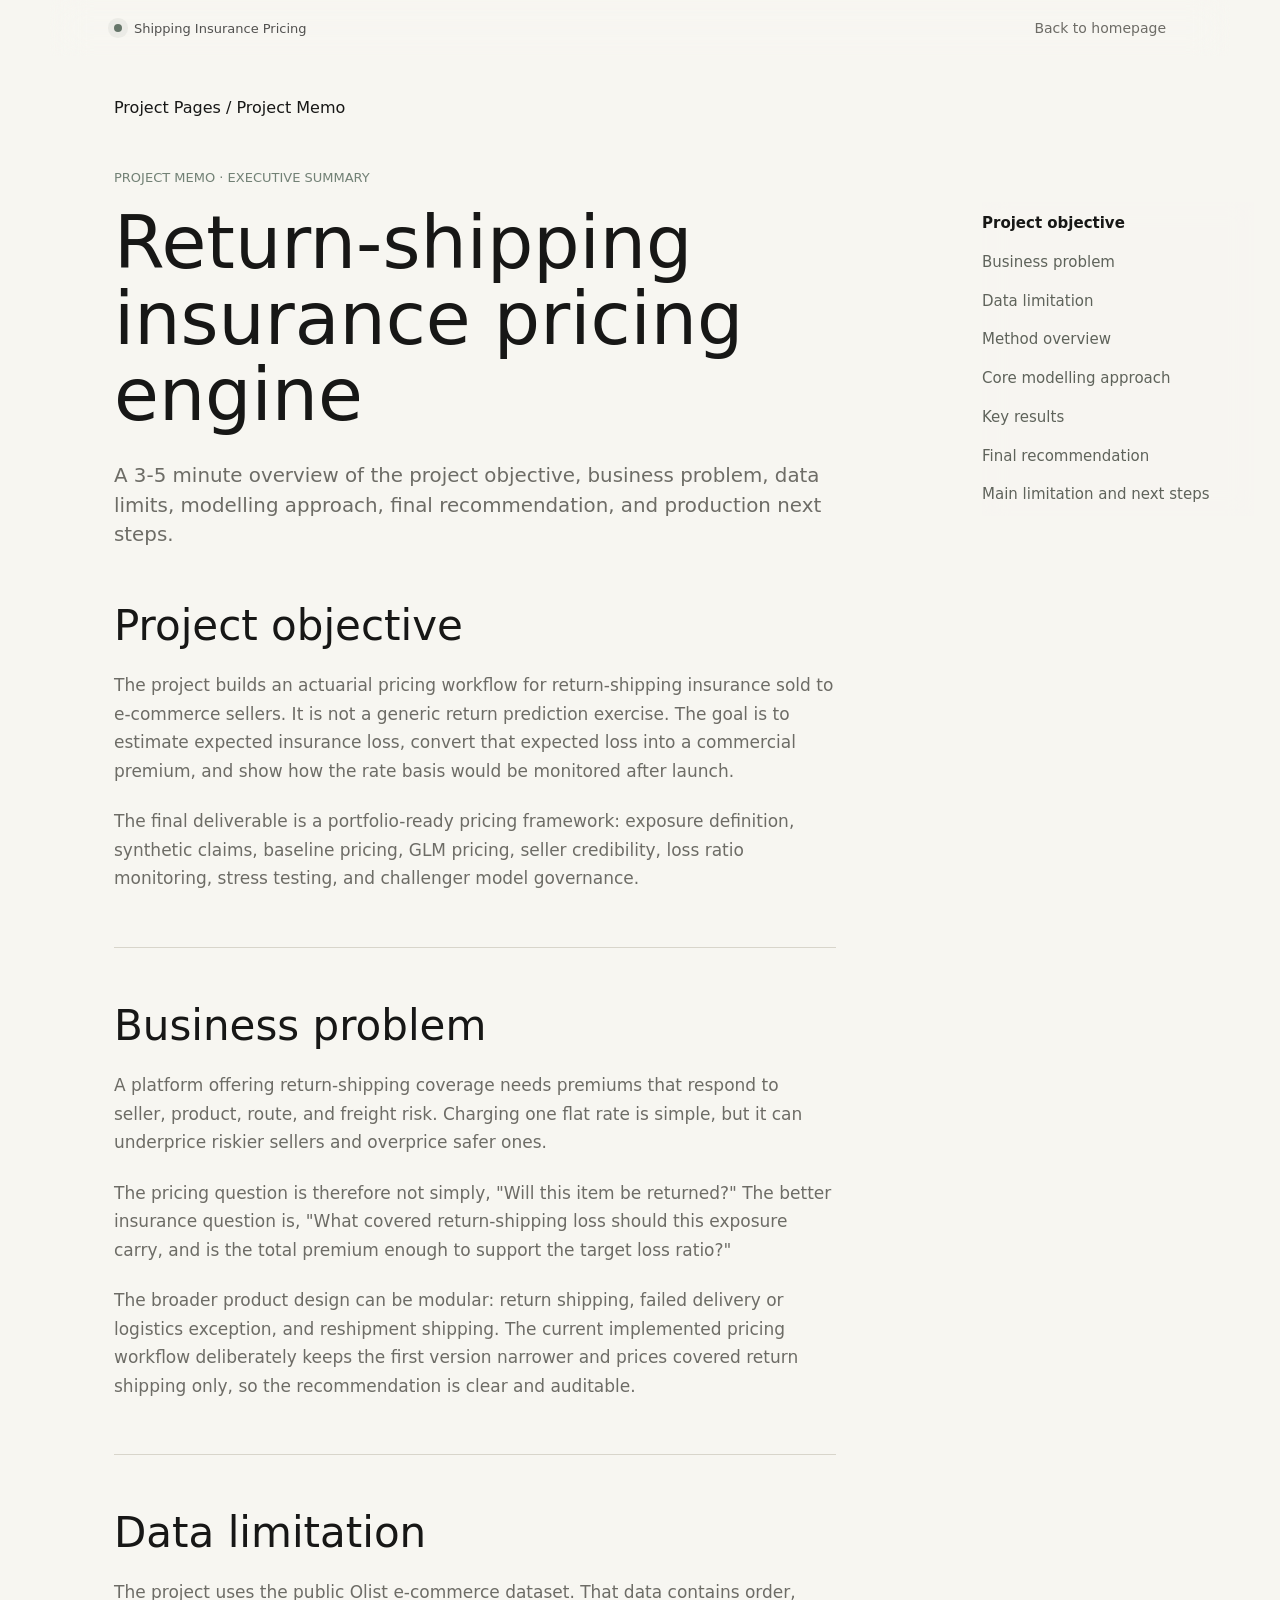
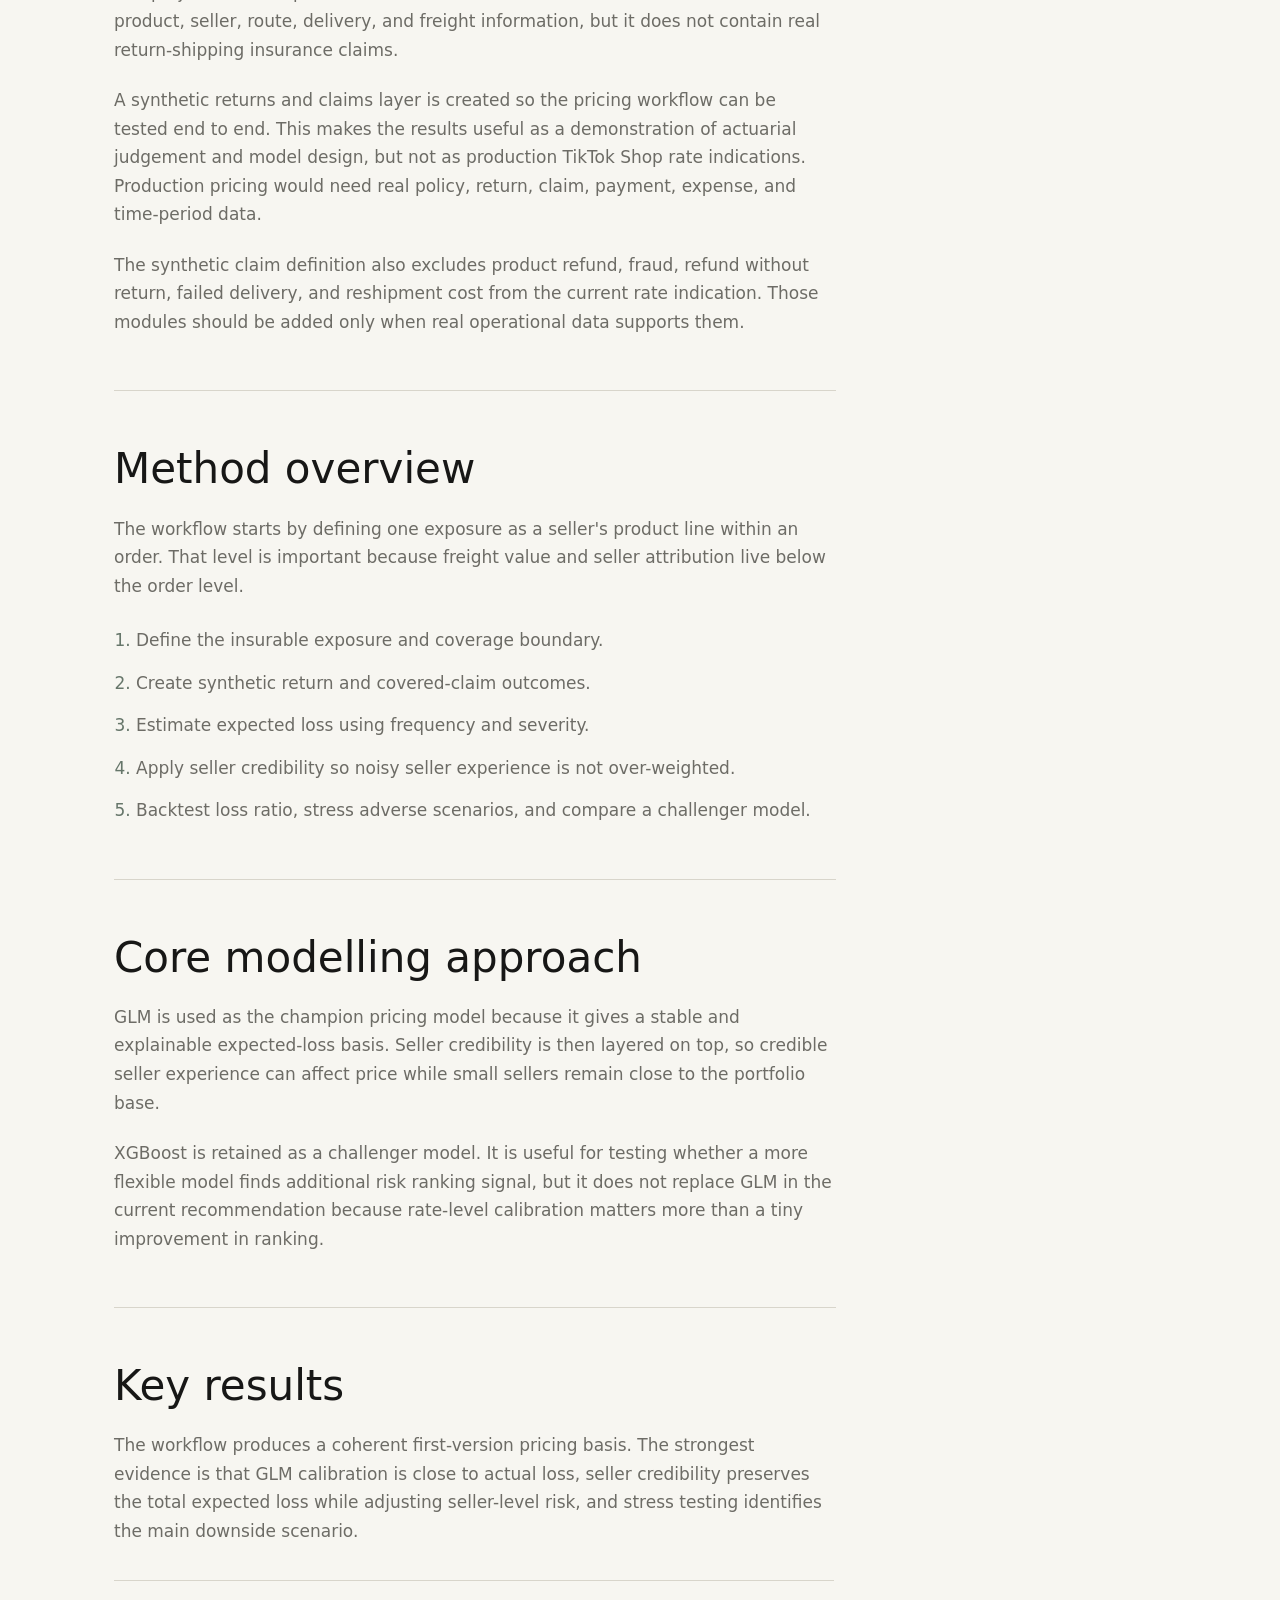
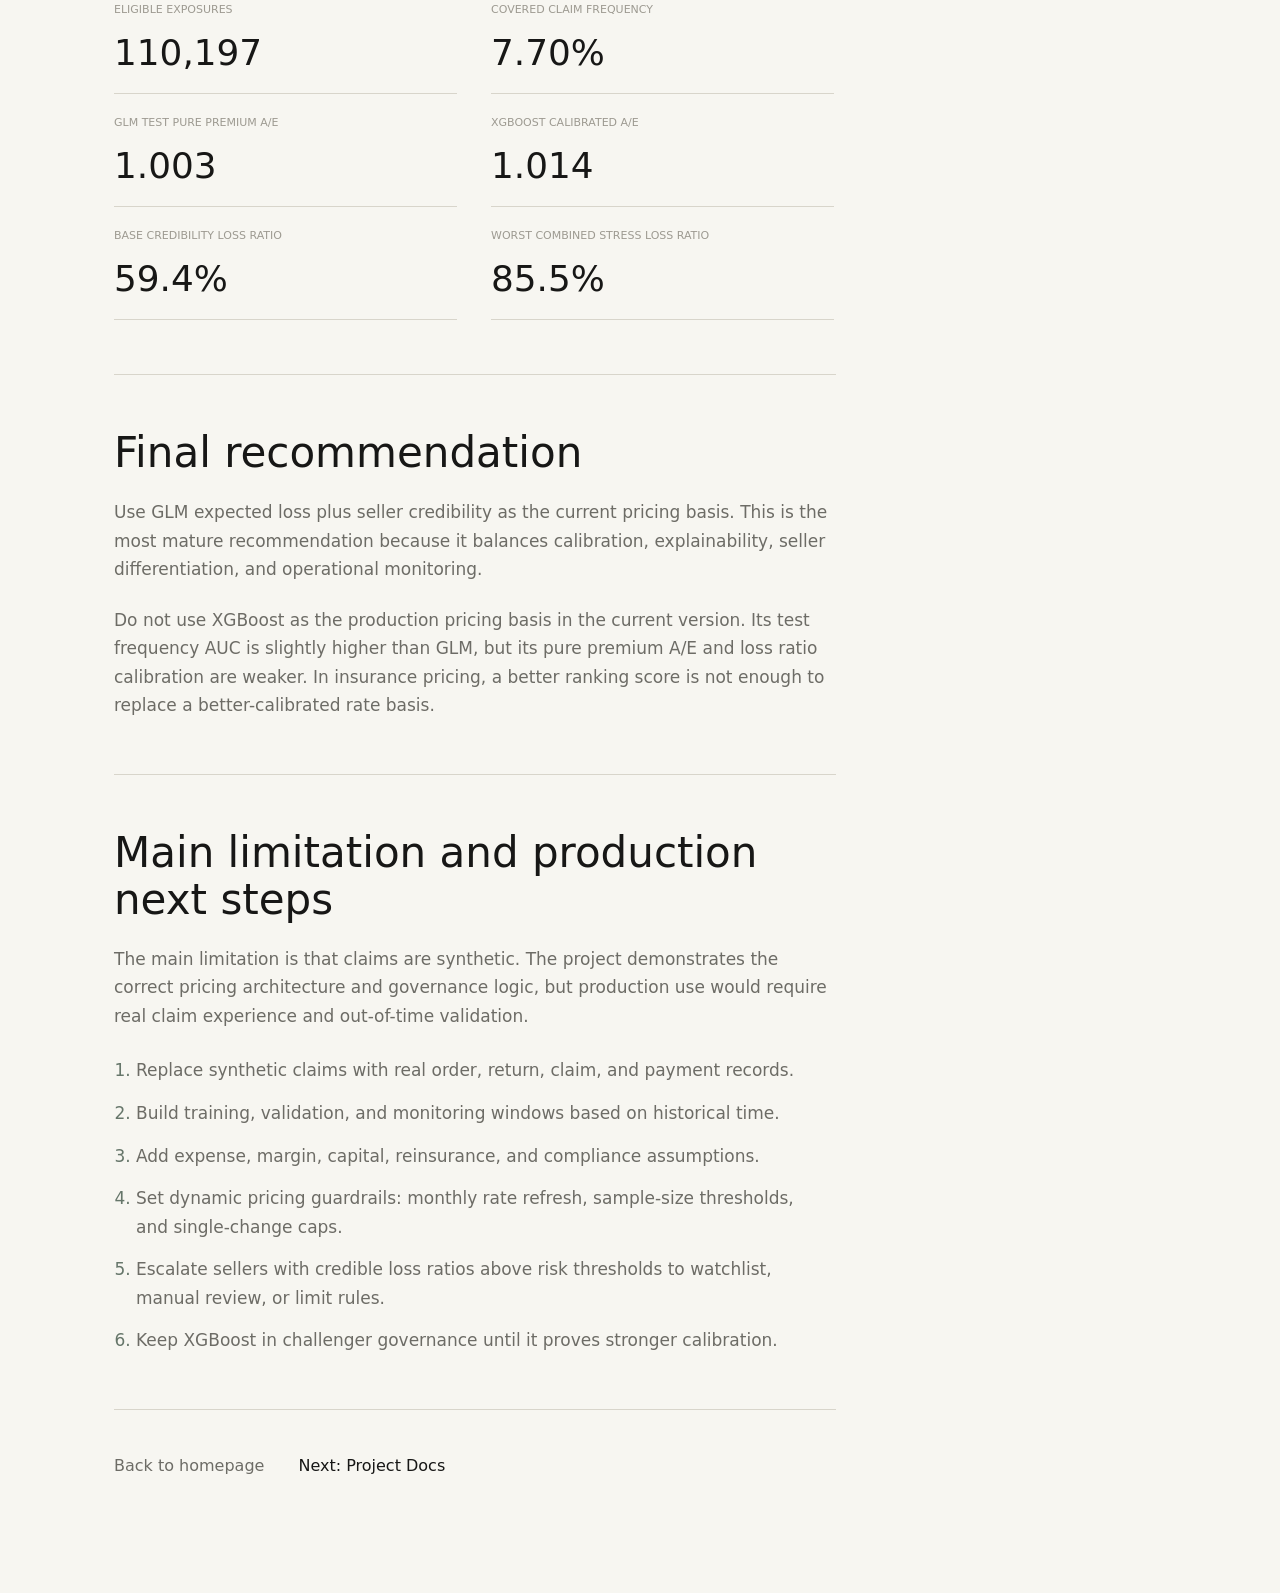
<file: project-memo.html>
<!doctype html>
<html lang="en">
  <head>
    <meta charset="utf-8" />
    <meta name="viewport" content="width=device-width, initial-scale=1" />
    <title>Project Memo · Return-Shipping Insurance Pricing Engine</title>
    <meta
      name="description"
      content="Executive project memo for the return-shipping insurance pricing engine."
    />
    <link rel="icon" type="image/svg+xml" href="./assets/favicon.svg?v=github-20260521" />
    <link rel="stylesheet" href="./styles/shared.css" />
    <link rel="stylesheet" href="./styles/project-memo.css?v=20260523-5" />
  </head>
  <body>
    <div class="site-shell project-memo-site">
      <header class="topbar" aria-label="Project navigation">
        <a class="brand-mark" href="./index.html" aria-label="Homepage">
          <span class="brand-dot" aria-hidden="true"></span>
          <span>Shipping Insurance Pricing</span>
        </a>
        <nav class="topnav" aria-label="Project memo navigation">
          <a href="./index.html">Back to homepage</a>
        </nav>
      </header>

      <main class="executive-page">
        <div class="executive-layout">
          <article class="executive-article">
            <nav class="breadcrumb" aria-label="Current page path">
              <a href="./index.html">Project Pages</a>
              <span>/</span>
              <span>Project Memo</span>
            </nav>

            <header class="executive-header">
              <p class="eyebrow">Project Memo · Executive Summary</p>
              <h1>Return-shipping insurance pricing engine</h1>
              <p>
                A 3-5 minute overview of the project objective, business problem, data limits,
                modelling approach, final recommendation, and production next steps.
              </p>
            </header>

            <section class="executive-section" id="objective">
              <h2>Project objective</h2>
              <p>
                The project builds an actuarial pricing workflow for return-shipping insurance
                sold to e-commerce sellers. It is not a generic return prediction exercise. The
                goal is to estimate expected insurance loss, convert that expected loss into a
                commercial premium, and show how the rate basis would be monitored after launch.
              </p>
              <p>
                The final deliverable is a portfolio-ready pricing framework: exposure definition,
                synthetic claims, baseline pricing, GLM pricing, seller credibility, loss ratio
                monitoring, stress testing, and challenger model governance.
              </p>
            </section>

            <section class="executive-section" id="business-problem">
              <h2>Business problem</h2>
              <p>
                A platform offering return-shipping coverage needs premiums that respond to seller,
                product, route, and freight risk. Charging one flat rate is simple, but it can
                underprice riskier sellers and overprice safer ones.
              </p>
              <p>
                The pricing question is therefore not simply, "Will this item be returned?" The
                better insurance question is, "What covered return-shipping loss should this
                exposure carry, and is the total premium enough to support the target loss ratio?"
              </p>
              <p>
                The broader product design can be modular: return shipping, failed delivery or
                logistics exception, and reshipment shipping. The current implemented pricing
                workflow deliberately keeps the first version narrower and prices covered return
                shipping only, so the recommendation is clear and auditable.
              </p>
            </section>

            <section class="executive-section" id="data-limitation">
              <h2>Data limitation</h2>
              <p>
                The project uses the public Olist e-commerce dataset. That data contains order,
                product, seller, route, delivery, and freight information, but it does not contain
                real return-shipping insurance claims.
              </p>
              <p>
                A synthetic returns and claims layer is created so the pricing workflow can be
                tested end to end. This makes the results useful as a demonstration of actuarial
                judgement and model design, but not as production TikTok Shop rate indications.
                Production pricing would need real policy, return, claim, payment, expense, and
                time-period data.
              </p>
              <p>
                The synthetic claim definition also excludes product refund, fraud, refund without
                return, failed delivery, and reshipment cost from the current rate indication. Those
                modules should be added only when real operational data supports them.
              </p>
            </section>

            <section class="executive-section" id="method-overview">
              <h2>Method overview</h2>
              <p>
                The workflow starts by defining one exposure as a seller's product line within an
                order. That level is important because freight value and seller attribution live
                below the order level.
              </p>
              <ol class="executive-list">
                <li>Define the insurable exposure and coverage boundary.</li>
                <li>Create synthetic return and covered-claim outcomes.</li>
                <li>Estimate expected loss using frequency and severity.</li>
                <li>Apply seller credibility so noisy seller experience is not over-weighted.</li>
                <li>Backtest loss ratio, stress adverse scenarios, and compare a challenger model.</li>
              </ol>
            </section>

            <section class="executive-section" id="core-modelling-approach">
              <h2>Core modelling approach</h2>
              <p>
                GLM is used as the champion pricing model because it gives a stable and explainable
                expected-loss basis. Seller credibility is then layered on top, so credible seller
                experience can affect price while small sellers remain close to the portfolio base.
              </p>
              <p>
                XGBoost is retained as a challenger model. It is useful for testing whether a more
                flexible model finds additional risk ranking signal, but it does not replace GLM in
                the current recommendation because rate-level calibration matters more than a tiny
                improvement in ranking.
              </p>
            </section>

            <section class="executive-section" id="key-results">
              <h2>Key results</h2>
              <p>
                The workflow produces a coherent first-version pricing basis. The strongest evidence
                is that GLM calibration is close to actual loss, seller credibility preserves the
                total expected loss while adjusting seller-level risk, and stress testing identifies
                the main downside scenario.
              </p>
              <dl class="executive-facts" aria-label="Key project results">
                <div>
                  <dt>Eligible exposures</dt>
                  <dd>110,197</dd>
                </div>
                <div>
                  <dt>Covered claim frequency</dt>
                  <dd>7.70%</dd>
                </div>
                <div>
                  <dt>GLM test pure premium A/E</dt>
                  <dd>1.003</dd>
                </div>
                <div>
                  <dt>XGBoost calibrated A/E</dt>
                  <dd>1.014</dd>
                </div>
                <div>
                  <dt>Base credibility loss ratio</dt>
                  <dd>59.4%</dd>
                </div>
                <div>
                  <dt>Worst combined stress loss ratio</dt>
                  <dd>85.5%</dd>
                </div>
              </dl>
            </section>

            <section class="executive-section" id="final-recommendation">
              <h2>Final recommendation</h2>
              <p>
                Use GLM expected loss plus seller credibility as the current pricing basis. This is
                the most mature recommendation because it balances calibration, explainability,
                seller differentiation, and operational monitoring.
              </p>
              <p>
                Do not use XGBoost as the production pricing basis in the current version. Its test
                frequency AUC is slightly higher than GLM, but its pure premium A/E and loss ratio
                calibration are weaker. In insurance pricing, a better ranking score is not enough
                to replace a better-calibrated rate basis.
              </p>
            </section>

            <section class="executive-section" id="production-next-steps">
              <h2>Main limitation and production next steps</h2>
              <p>
                The main limitation is that claims are synthetic. The project demonstrates the
                correct pricing architecture and governance logic, but production use would require
                real claim experience and out-of-time validation.
              </p>
              <ol class="executive-list">
                <li>Replace synthetic claims with real order, return, claim, and payment records.</li>
                <li>Build training, validation, and monitoring windows based on historical time.</li>
                <li>Add expense, margin, capital, reinsurance, and compliance assumptions.</li>
                <li>Set dynamic pricing guardrails: monthly rate refresh, sample-size thresholds, and single-change caps.</li>
                <li>Escalate sellers with credible loss ratios above risk thresholds to watchlist, manual review, or limit rules.</li>
                <li>Keep XGBoost in challenger governance until it proves stronger calibration.</li>
              </ol>
            </section>

            <footer class="executive-footer">
              <a class="secondary-link" href="./index.html">Back to homepage</a>
              <a class="primary-link" href="./project-docs.html">Next: Project Docs</a>
            </footer>
          </article>

          <aside class="executive-toc" aria-label="Table of contents">
            <nav>
              <a href="#objective">Project objective</a>
              <a href="#business-problem">Business problem</a>
              <a href="#data-limitation">Data limitation</a>
              <a href="#method-overview">Method overview</a>
              <a href="#core-modelling-approach">Core modelling approach</a>
              <a href="#key-results">Key results</a>
              <a href="#final-recommendation">Final recommendation</a>
              <a href="#production-next-steps">Main limitation and next steps</a>
            </nav>
          </aside>
        </div>
      </main>
    </div>

    <script src="./scripts/project-memo-toc.js"></script>
  </body>
</html>
</file>
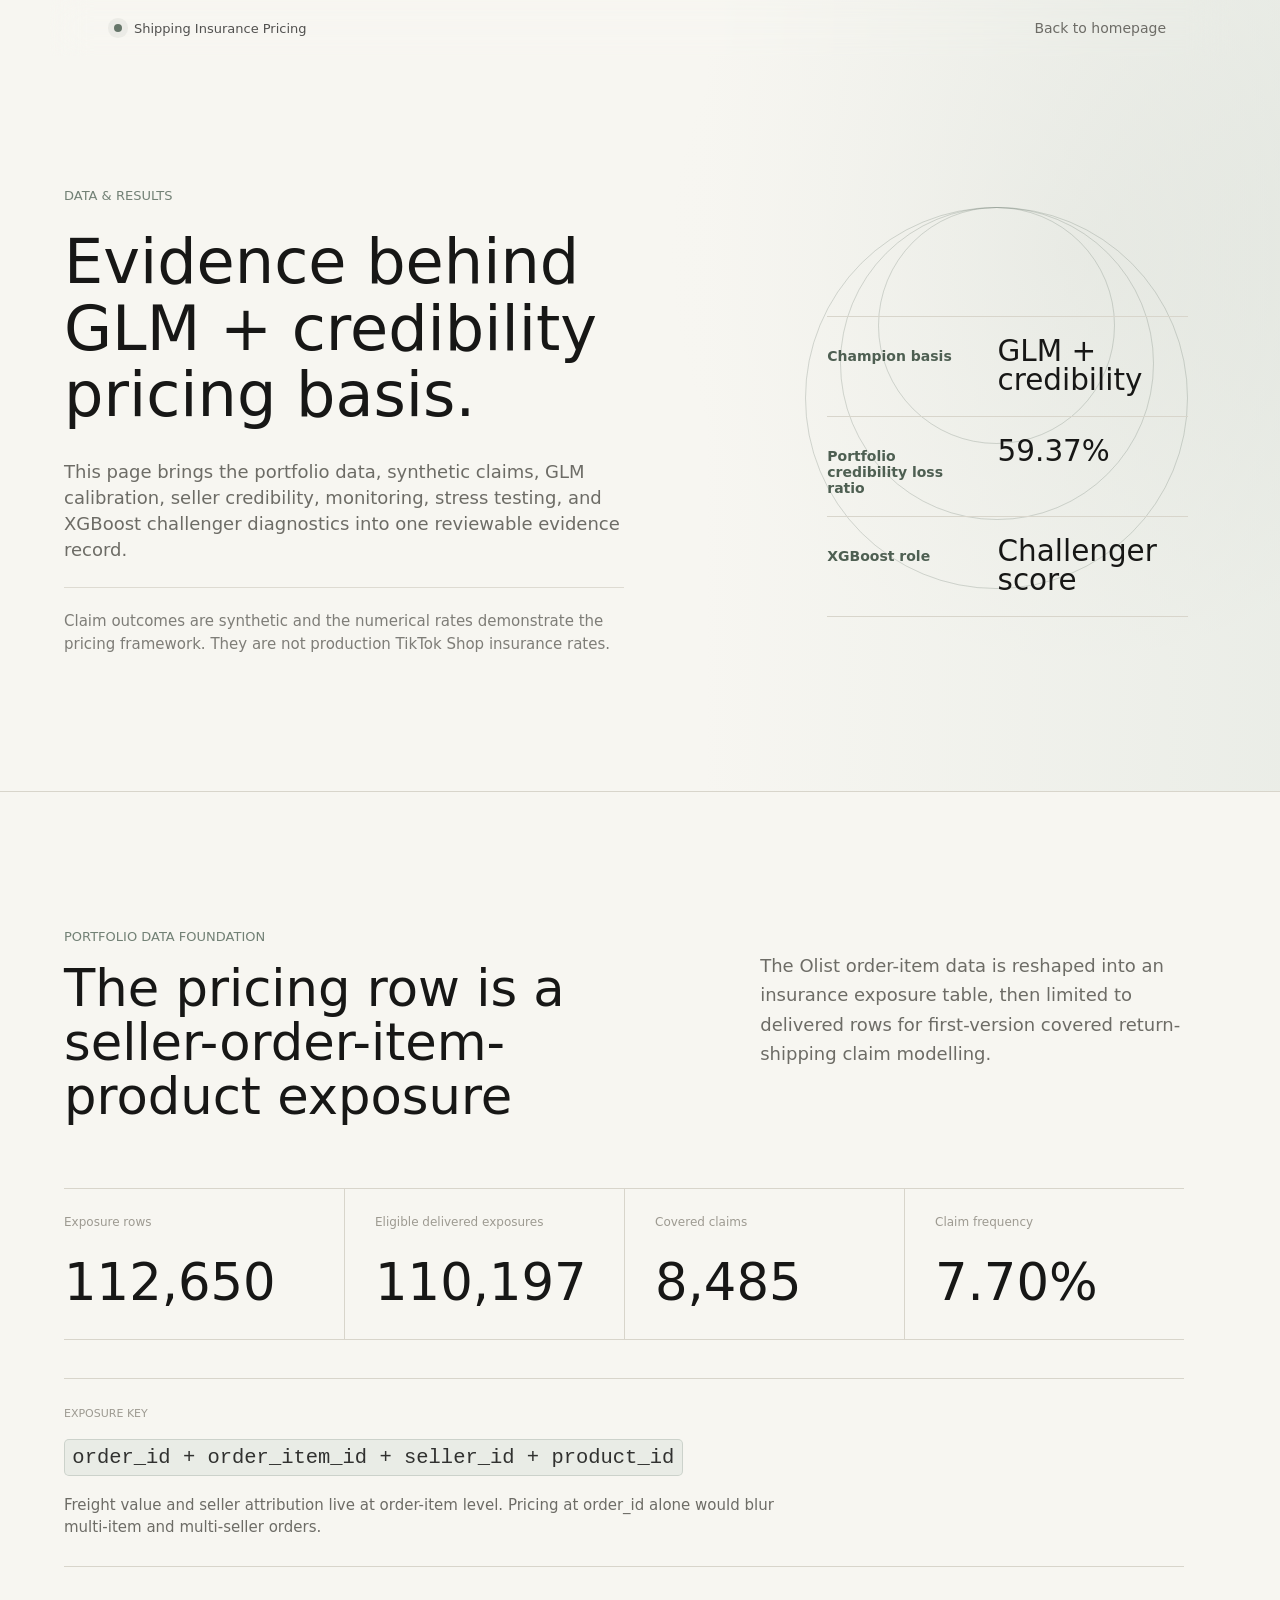
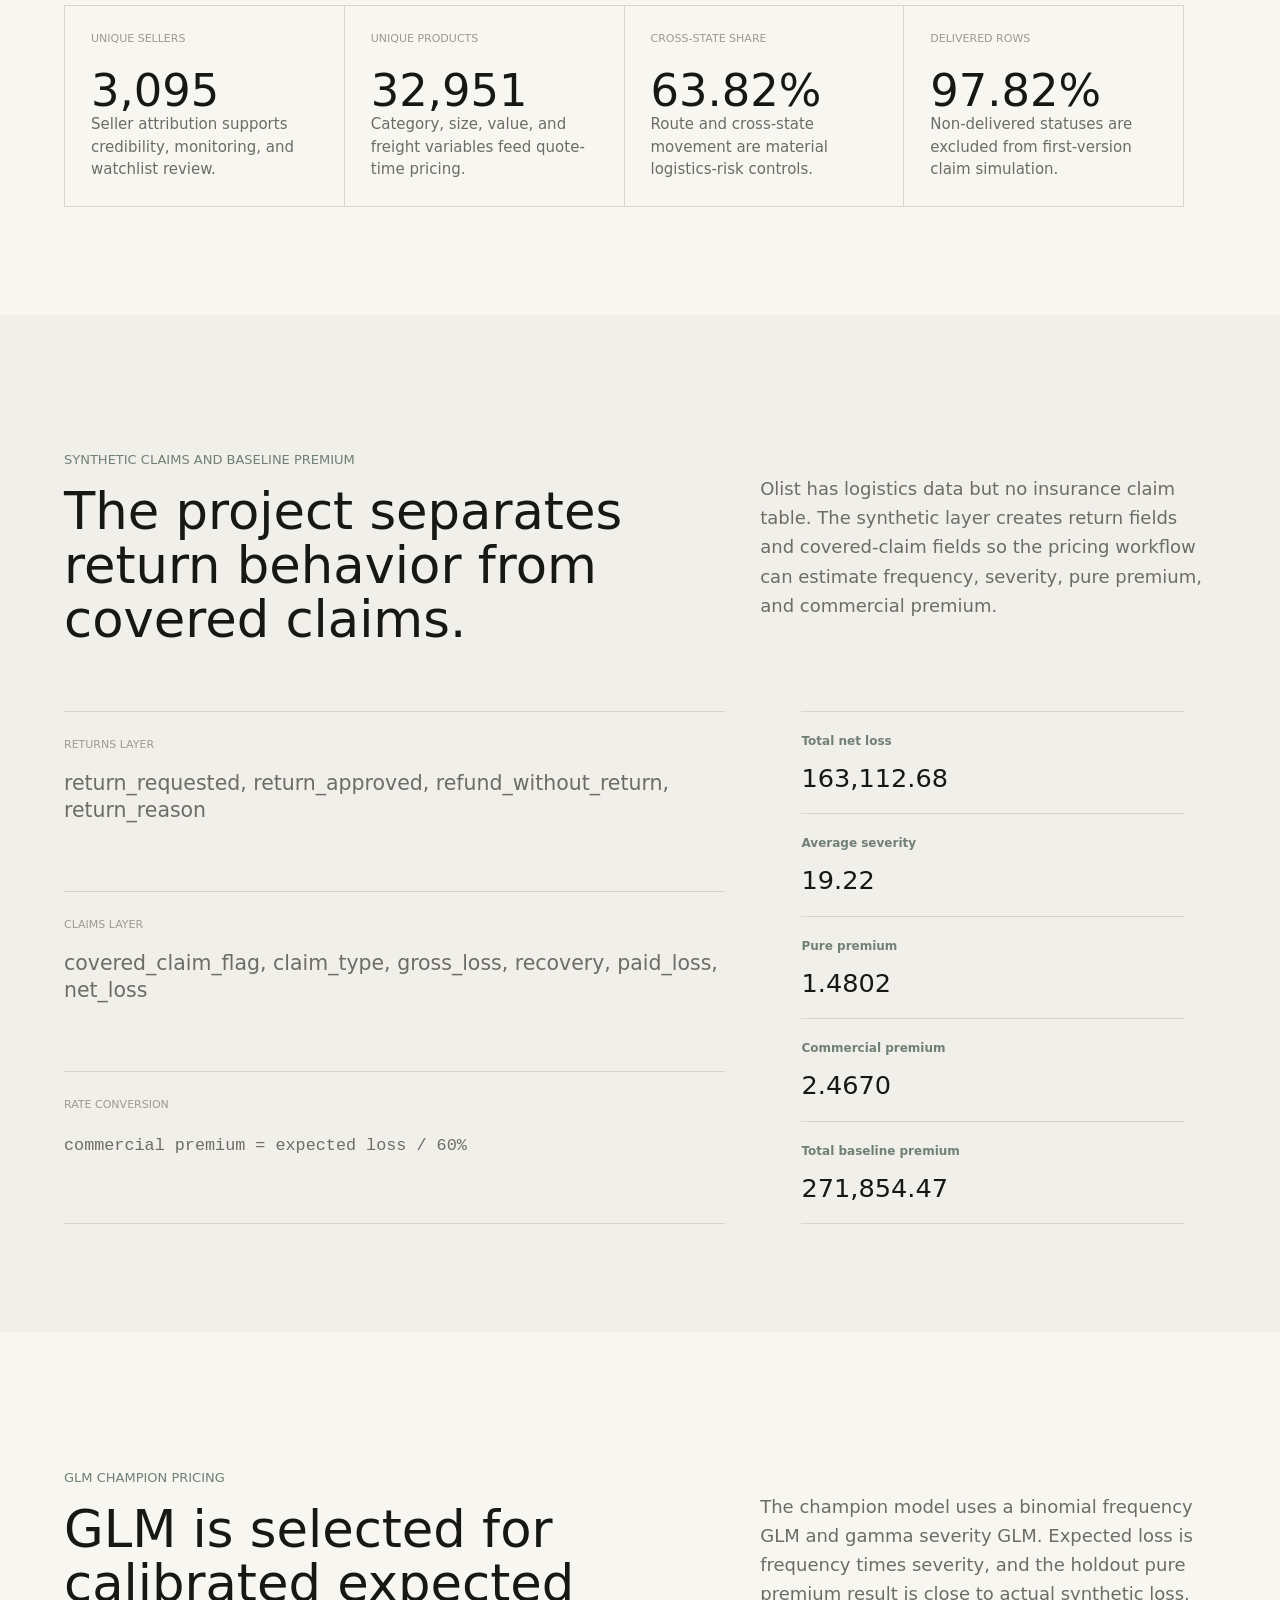
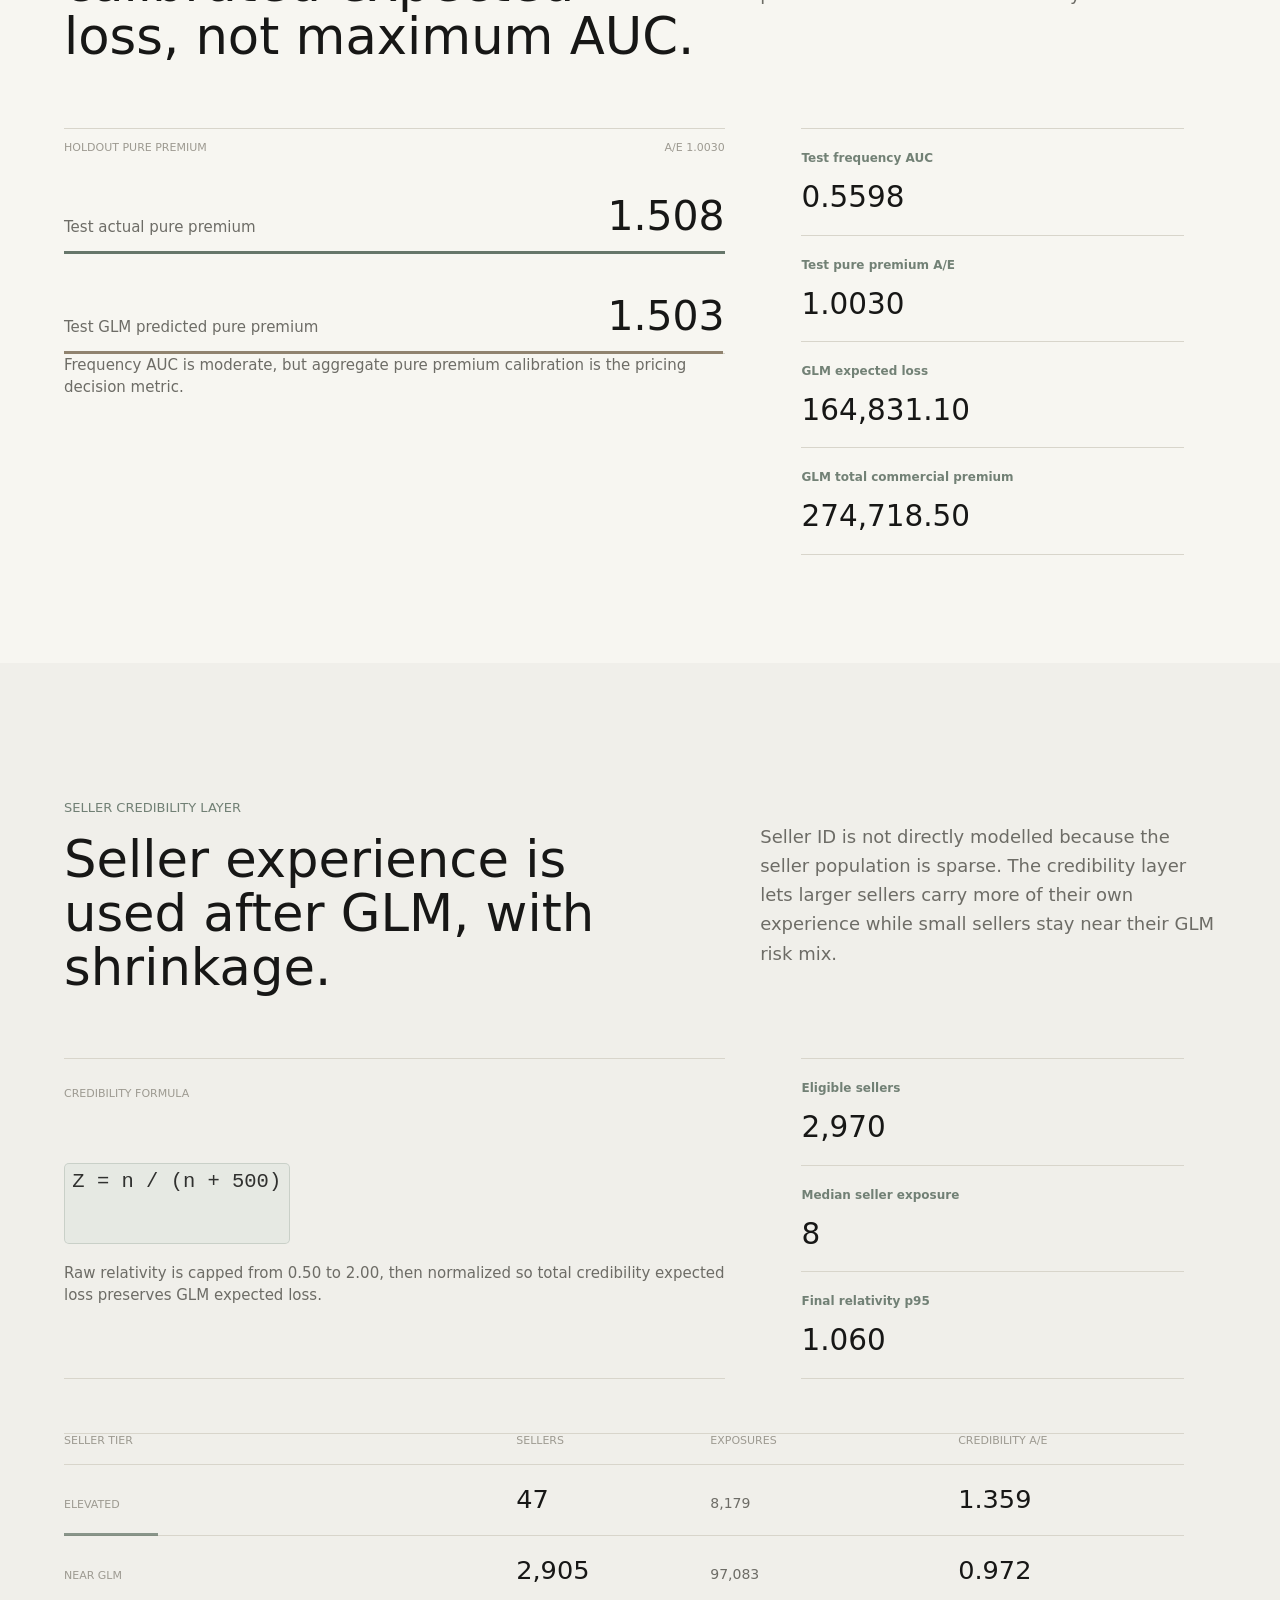
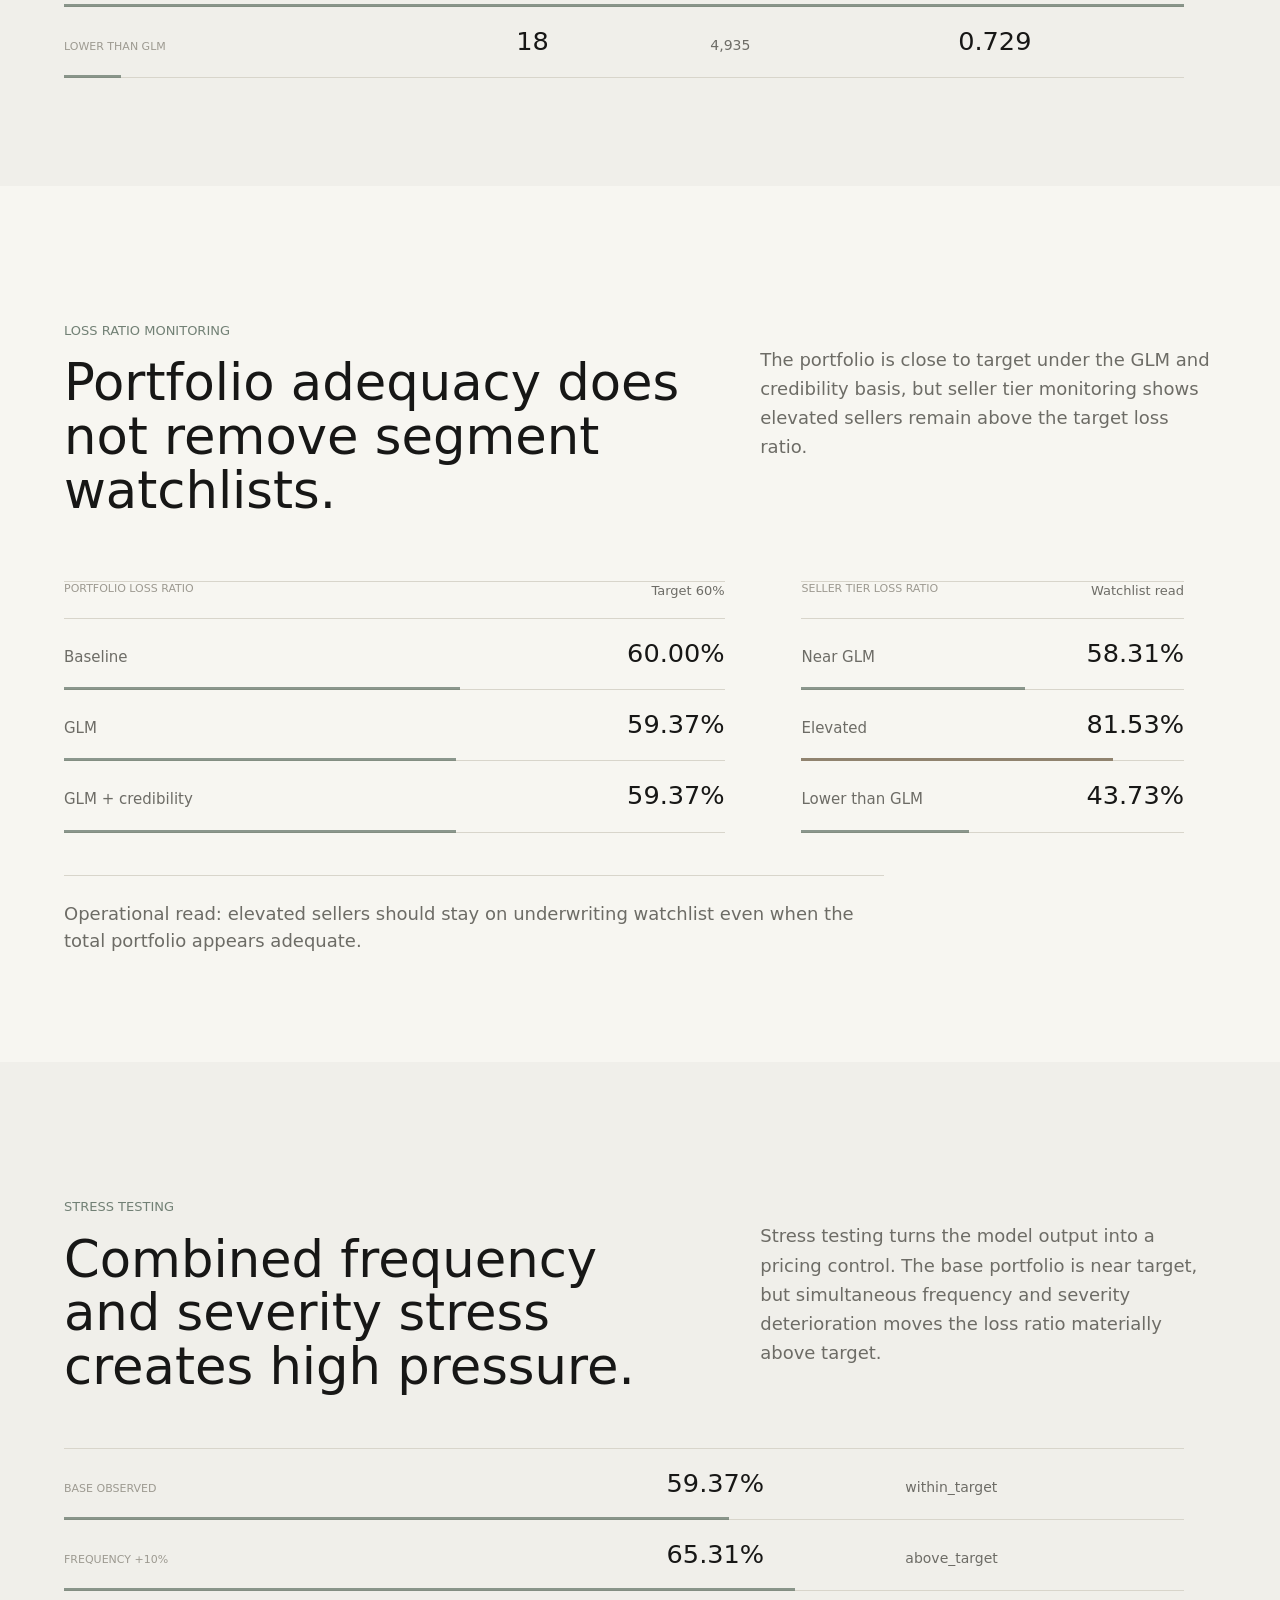
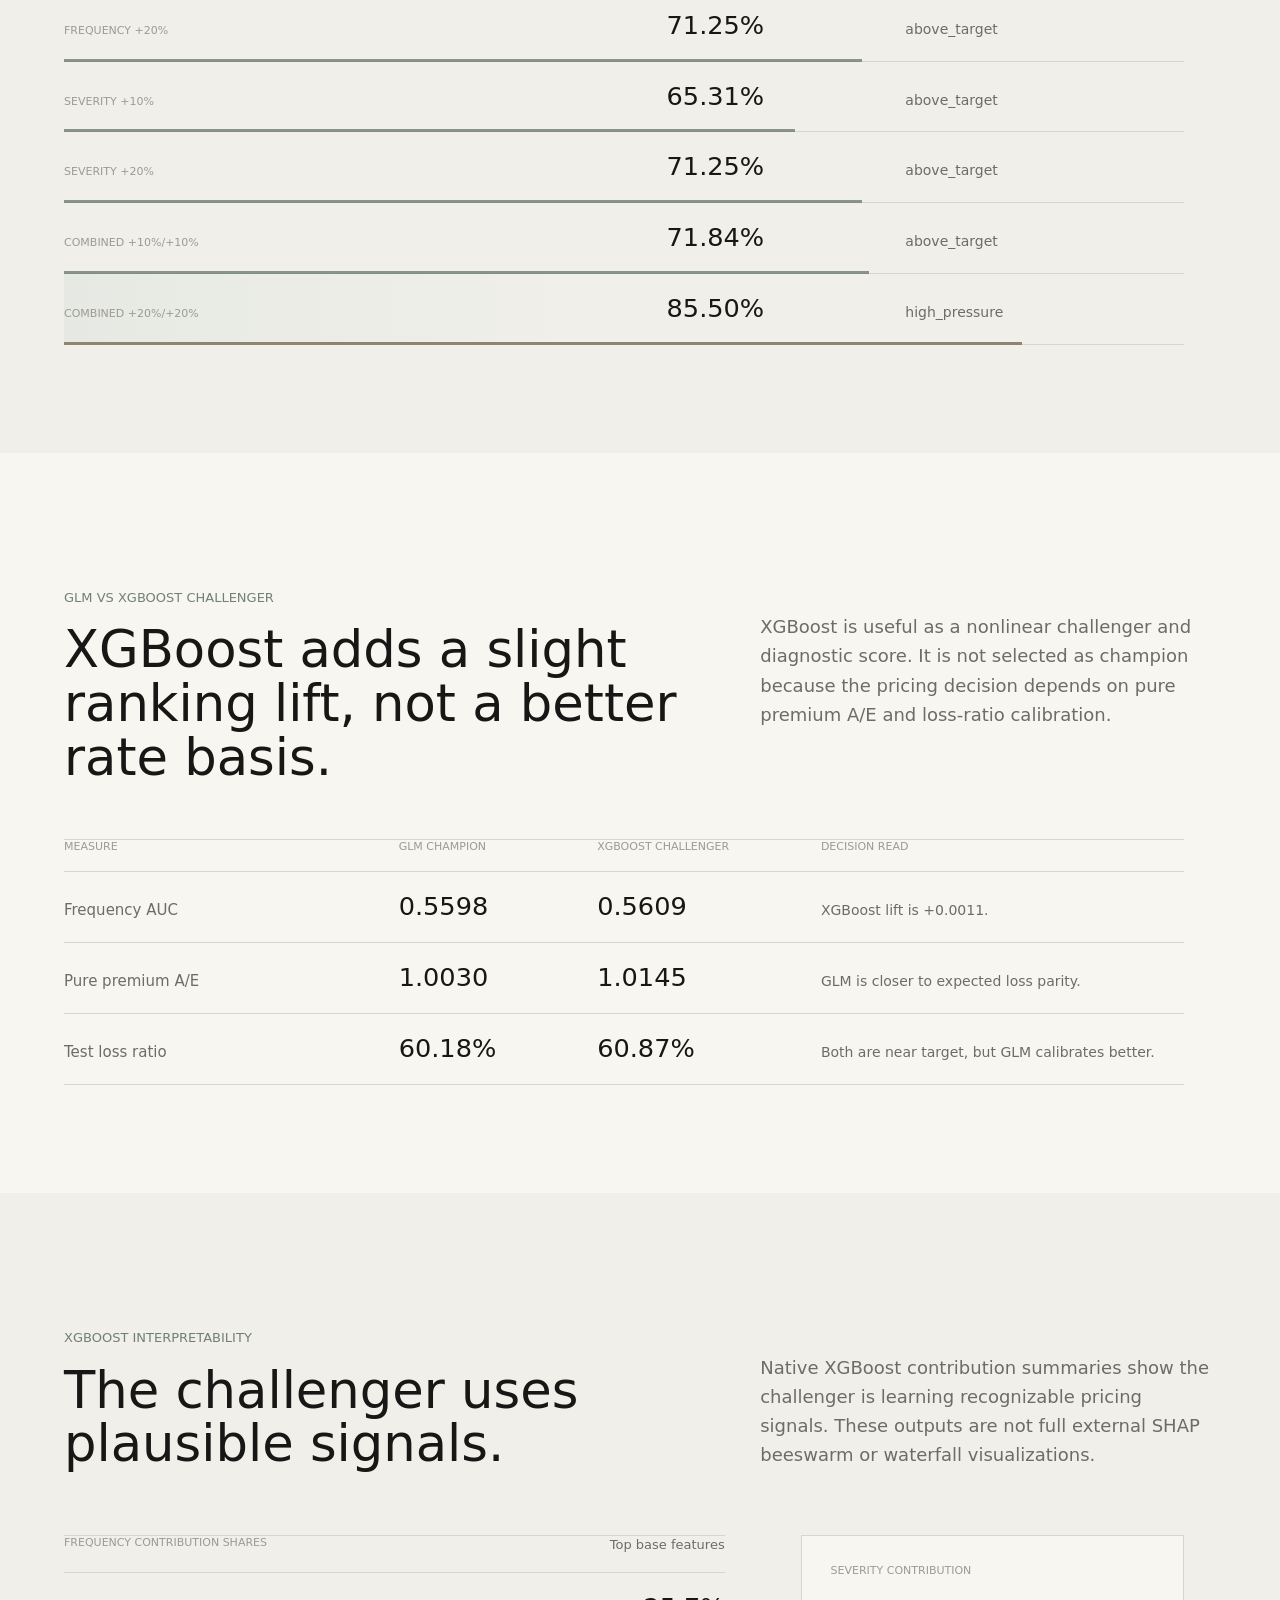
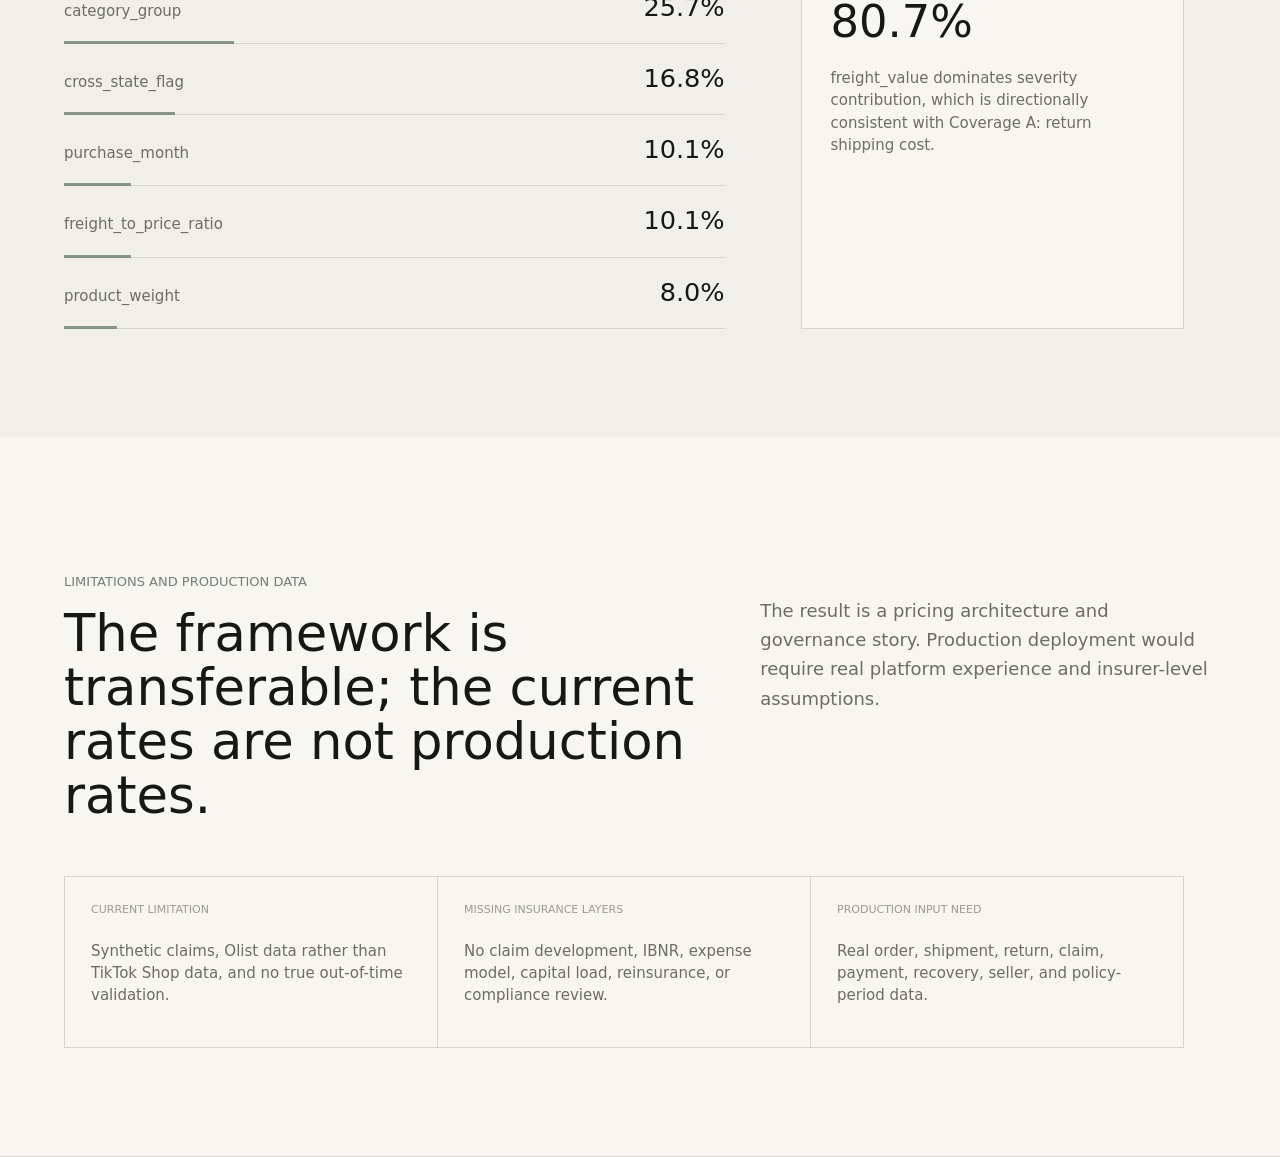
<file: results.html>
<!doctype html>
<html lang="en">
  <head>
    <meta charset="utf-8" />
    <meta name="viewport" content="width=device-width, initial-scale=1" />
    <title>Data & Results · Return-Shipping Insurance Pricing Engine</title>
    <meta
      name="description"
      content="Evidence page for exposure data, actuarial pricing results, seller credibility, loss-ratio monitoring, stress testing, and XGBoost challenger diagnostics."
    />
    <link rel="icon" type="image/svg+xml" href="./assets/favicon.svg?v=github-20260521" />
    <link rel="stylesheet" href="./styles/shared.css" />
    <link rel="stylesheet" href="./styles/results.css" />
  </head>
  <body>
    <div class="site-shell results-page">
      <header class="topbar" aria-label="Project navigation">
        <a class="brand-mark" href="./index.html" aria-label="Homepage">
          <span class="brand-dot" aria-hidden="true"></span>
          <span>Shipping Insurance Pricing</span>
        </a>
        <nav class="topnav" aria-label="Data and results navigation">
          <a href="./index.html">Back to homepage</a>
        </nav>
      </header>

      <main>
        <section class="data-hero" aria-labelledby="results-page-title">
          <div class="data-hero-copy">
            <p class="eyebrow">Data & Results</p>
            <h1 id="results-page-title">
              <span>Evidence behind</span>
              <span>GLM + credibility</span>
              <span>pricing basis.</span>
            </h1>
            <p class="hero-lede">
              This page brings the portfolio data, synthetic claims, GLM calibration, seller
              credibility, monitoring, stress testing, and XGBoost challenger diagnostics into one
              reviewable evidence record.
            </p>
            <p class="hero-caveat">
              Claim outcomes are synthetic and the numerical rates demonstrate the pricing
              framework. They are not production TikTok Shop insurance rates.
            </p>
          </div>

          <div class="result-signal" aria-label="Champion pricing basis summary">
            <div class="signal-ring" aria-hidden="true">
              <span></span>
              <span></span>
              <span></span>
            </div>
            <dl>
              <div>
                <dt>Champion basis</dt>
                <dd>GLM + credibility</dd>
              </div>
              <div>
                <dt>Portfolio credibility loss ratio</dt>
                <dd>59.37%</dd>
              </div>
              <div>
                <dt>XGBoost role</dt>
                <dd>Challenger score</dd>
              </div>
            </dl>
          </div>
        </section>

        <section class="evidence-section" aria-labelledby="data-title">
          <div class="results-header">
            <div class="section-heading">
              <p class="section-kicker">Portfolio data foundation</p>
              <h2 id="data-title">The pricing row is a seller-order-item-product exposure</h2>
            </div>
            <p>
              The Olist order-item data is reshaped into an insurance exposure table, then limited
              to delivered rows for first-version covered return-shipping claim modelling.
            </p>
          </div>

          <dl class="metric-strip data-strip" aria-label="Portfolio data KPIs">
            <div>
              <dt>Exposure rows</dt>
              <dd>112,650</dd>
            </div>
            <div>
              <dt>Eligible delivered exposures</dt>
              <dd>110,197</dd>
            </div>
            <div>
              <dt>Covered claims</dt>
              <dd>8,485</dd>
            </div>
            <div>
              <dt>Claim frequency</dt>
              <dd>7.70%</dd>
            </div>
          </dl>

          <div class="definition-band" aria-label="Exposure definition">
            <span>Exposure key</span>
            <code>order_id + order_item_id + seller_id + product_id</code>
            <p>
              Freight value and seller attribution live at order-item level. Pricing at order_id
              alone would blur multi-item and multi-seller orders.
            </p>
          </div>

          <div class="data-profile" aria-label="Exposure profile">
            <div>
              <span>Unique sellers</span>
              <strong>3,095</strong>
              <p>Seller attribution supports credibility, monitoring, and watchlist review.</p>
            </div>
            <div>
              <span>Unique products</span>
              <strong>32,951</strong>
              <p>Category, size, value, and freight variables feed quote-time pricing.</p>
            </div>
            <div>
              <span>Cross-state share</span>
              <strong>63.82%</strong>
              <p>Route and cross-state movement are material logistics-risk controls.</p>
            </div>
            <div>
              <span>Delivered rows</span>
              <strong>97.82%</strong>
              <p>Non-delivered statuses are excluded from first-version claim simulation.</p>
            </div>
          </div>
        </section>

        <section class="evidence-section surface-band" aria-labelledby="claims-title">
          <div class="results-header">
            <div class="section-heading">
              <p class="section-kicker">Synthetic claims and baseline premium</p>
              <h2 id="claims-title">The project separates return behavior from covered claims.</h2>
            </div>
            <p>
              Olist has logistics data but no insurance claim table. The synthetic layer creates
              return fields and covered-claim fields so the pricing workflow can estimate
              frequency, severity, pure premium, and commercial premium.
            </p>
          </div>

          <div class="claims-layout">
            <div class="layer-stack" aria-label="Return and claim layer fields">
              <div>
                <span>Returns layer</span>
                <p>return_requested, return_approved, refund_without_return, return_reason</p>
              </div>
              <div>
                <span>Claims layer</span>
                <p>covered_claim_flag, claim_type, gross_loss, recovery, paid_loss, net_loss</p>
              </div>
              <div class="formula-line">
                <span>Rate conversion</span>
                <p><code>commercial premium = expected loss / 60%</code></p>
              </div>
            </div>

            <dl class="result-facts compact-facts" aria-label="Baseline premium facts">
              <div>
                <dt>Total net loss</dt>
                <dd>163,112.68</dd>
              </div>
              <div>
                <dt>Average severity</dt>
                <dd>19.22</dd>
              </div>
              <div>
                <dt>Pure premium</dt>
                <dd>1.4802</dd>
              </div>
              <div>
                <dt>Commercial premium</dt>
                <dd>2.4670</dd>
              </div>
              <div>
                <dt>Total baseline premium</dt>
                <dd>271,854.47</dd>
              </div>
            </dl>
          </div>
        </section>

        <section class="evidence-section" aria-labelledby="pricing-title">
          <div class="results-header">
            <div class="section-heading">
              <p class="section-kicker">GLM champion pricing</p>
              <h2 id="pricing-title">GLM is selected for calibrated expected loss, not maximum AUC.</h2>
            </div>
            <p>
              The champion model uses a binomial frequency GLM and gamma severity GLM. Expected
              loss is frequency times severity, and the holdout pure premium result is close to
              actual synthetic loss.
            </p>
          </div>

          <div class="pricing-layout">
            <div class="calibration-panel" aria-label="GLM pure premium calibration">
              <div class="calibration-axis">
                <span>Holdout pure premium</span>
                <span>A/E 1.0030</span>
              </div>
              <div class="calibration-bar actual" style="--bar-width: 100%">
                <span>Test actual pure premium</span>
                <strong>1.508</strong>
              </div>
              <div class="calibration-bar expected" style="--bar-width: 99.7%">
                <span>Test GLM predicted pure premium</span>
                <strong>1.503</strong>
              </div>
              <p>
                Frequency AUC is moderate, but aggregate pure premium calibration is the pricing
                decision metric.
              </p>
            </div>

            <dl class="result-facts" aria-label="GLM validation and portfolio facts">
              <div>
                <dt>Test frequency AUC</dt>
                <dd>0.5598</dd>
              </div>
              <div>
                <dt>Test pure premium A/E</dt>
                <dd>1.0030</dd>
              </div>
              <div>
                <dt>GLM expected loss</dt>
                <dd>164,831.10</dd>
              </div>
              <div>
                <dt>GLM total commercial premium</dt>
                <dd>274,718.50</dd>
              </div>
            </dl>
          </div>
        </section>

        <section class="evidence-section surface-band" aria-labelledby="credibility-title">
          <div class="results-header">
            <div class="section-heading">
              <p class="section-kicker">Seller credibility layer</p>
              <h2 id="credibility-title">Seller experience is used after GLM, with shrinkage.</h2>
            </div>
            <p>
              Seller ID is not directly modelled because the seller population is sparse. The
              credibility layer lets larger sellers carry more of their own experience while small
              sellers stay near their GLM risk mix.
            </p>
          </div>

          <div class="credibility-summary">
            <div class="definition-band credibility-formula">
              <span>Credibility formula</span>
              <code>Z = n / (n + 500)</code>
              <p>
                Raw relativity is capped from 0.50 to 2.00, then normalized so total credibility
                expected loss preserves GLM expected loss.
              </p>
            </div>
            <dl class="mini-facts" aria-label="Seller population facts">
              <div>
                <dt>Eligible sellers</dt>
                <dd>2,970</dd>
              </div>
              <div>
                <dt>Median seller exposure</dt>
                <dd>8</dd>
              </div>
              <div>
                <dt>Final relativity p95</dt>
                <dd>1.060</dd>
              </div>
            </dl>
          </div>

          <div class="tier-chart" aria-label="Seller credibility tier table">
            <div class="tier-row tier-head">
              <span>Seller tier</span>
              <span>Sellers</span>
              <span>Exposures</span>
              <span>Credibility A/E</span>
            </div>
            <div class="tier-row" style="--bar-width: 8.4%">
              <span>Elevated</span>
              <strong>47</strong>
              <em>8,179</em>
              <b>1.359</b>
            </div>
            <div class="tier-row" style="--bar-width: 100%">
              <span>Near GLM</span>
              <strong>2,905</strong>
              <em>97,083</em>
              <b>0.972</b>
            </div>
            <div class="tier-row" style="--bar-width: 5.1%">
              <span>Lower than GLM</span>
              <strong>18</strong>
              <em>4,935</em>
              <b>0.729</b>
            </div>
          </div>
        </section>

        <section class="evidence-section" aria-labelledby="monitoring-title">
          <div class="results-header">
            <div class="section-heading">
              <p class="section-kicker">Loss ratio monitoring</p>
              <h2 id="monitoring-title">Portfolio adequacy does not remove segment watchlists.</h2>
            </div>
            <p>
              The portfolio is close to target under the GLM and credibility basis, but seller
              tier monitoring shows elevated sellers remain above the target loss ratio.
            </p>
          </div>

          <div class="monitoring-layout">
            <div class="bar-panel" aria-label="Portfolio loss ratio by pricing basis">
              <div class="bar-heading">
                <span>Portfolio loss ratio</span>
                <strong>Target 60%</strong>
              </div>
              <div class="result-bar" style="--bar-width: 60%">
                <span>Baseline</span>
                <strong>60.00%</strong>
              </div>
              <div class="result-bar" style="--bar-width: 59.37%">
                <span>GLM</span>
                <strong>59.37%</strong>
              </div>
              <div class="result-bar" style="--bar-width: 59.37%">
                <span>GLM + credibility</span>
                <strong>59.37%</strong>
              </div>
            </div>

            <div class="bar-panel" aria-label="Seller tier loss ratio">
              <div class="bar-heading">
                <span>Seller tier loss ratio</span>
                <strong>Watchlist read</strong>
              </div>
              <div class="result-bar" style="--bar-width: 58.31%">
                <span>Near GLM</span>
                <strong>58.31%</strong>
              </div>
              <div class="result-bar alert-bar" style="--bar-width: 81.53%">
                <span>Elevated</span>
                <strong>81.53%</strong>
              </div>
              <div class="result-bar" style="--bar-width: 43.73%">
                <span>Lower than GLM</span>
                <strong>43.73%</strong>
              </div>
            </div>
          </div>

          <p class="evidence-note">
            Operational read: elevated sellers should stay on underwriting watchlist even when the
            total portfolio appears adequate.
          </p>
        </section>

        <section class="evidence-section surface-band" aria-labelledby="stress-title">
          <div class="results-header">
            <div class="section-heading">
              <p class="section-kicker">Stress testing</p>
              <h2 id="stress-title">Combined frequency and severity stress creates high pressure.</h2>
            </div>
            <p>
              Stress testing turns the model output into a pricing control. The base portfolio is
              near target, but simultaneous frequency and severity deterioration moves the loss
              ratio materially above target.
            </p>
          </div>

          <div class="stress-bars" aria-label="Credibility pricing stress scenarios">
            <div class="stress-bar" style="--bar-width: 59.37%">
              <span>Base observed</span>
              <strong>59.37%</strong>
              <em>within_target</em>
            </div>
            <div class="stress-bar" style="--bar-width: 65.31%">
              <span>Frequency +10%</span>
              <strong>65.31%</strong>
              <em>above_target</em>
            </div>
            <div class="stress-bar" style="--bar-width: 71.25%">
              <span>Frequency +20%</span>
              <strong>71.25%</strong>
              <em>above_target</em>
            </div>
            <div class="stress-bar" style="--bar-width: 65.31%">
              <span>Severity +10%</span>
              <strong>65.31%</strong>
              <em>above_target</em>
            </div>
            <div class="stress-bar" style="--bar-width: 71.25%">
              <span>Severity +20%</span>
              <strong>71.25%</strong>
              <em>above_target</em>
            </div>
            <div class="stress-bar" style="--bar-width: 71.84%">
              <span>Combined +10%/+10%</span>
              <strong>71.84%</strong>
              <em>above_target</em>
            </div>
            <div class="stress-bar stress-high" style="--bar-width: 85.5%">
              <span>Combined +20%/+20%</span>
              <strong>85.50%</strong>
              <em>high_pressure</em>
            </div>
          </div>
        </section>

        <section class="evidence-section" aria-labelledby="model-title">
          <div class="results-header">
            <div class="section-heading">
              <p class="section-kicker">GLM vs XGBoost challenger</p>
              <h2 id="model-title">XGBoost adds a slight ranking lift, not a better rate basis.</h2>
            </div>
            <p>
              XGBoost is useful as a nonlinear challenger and diagnostic score. It is not selected
              as champion because the pricing decision depends on pure premium A/E and loss-ratio
              calibration.
            </p>
          </div>

          <div class="model-comparison" aria-label="GLM versus XGBoost comparison">
            <div class="model-row model-head">
              <span>Measure</span>
              <span>GLM champion</span>
              <span>XGBoost challenger</span>
              <span>Decision read</span>
            </div>
            <div class="model-row">
              <span>Frequency AUC</span>
              <strong>0.5598</strong>
              <strong>0.5609</strong>
              <em>XGBoost lift is +0.0011.</em>
            </div>
            <div class="model-row">
              <span>Pure premium A/E</span>
              <strong>1.0030</strong>
              <strong>1.0145</strong>
              <em>GLM is closer to expected loss parity.</em>
            </div>
            <div class="model-row">
              <span>Test loss ratio</span>
              <strong>60.18%</strong>
              <strong>60.87%</strong>
              <em>Both are near target, but GLM calibrates better.</em>
            </div>
          </div>
        </section>

        <section class="evidence-section surface-band" aria-labelledby="interpretability-title">
          <div class="results-header">
            <div class="section-heading">
              <p class="section-kicker">XGBoost interpretability</p>
              <h2 id="interpretability-title">The challenger uses plausible signals.</h2>
            </div>
            <p>
              Native XGBoost contribution summaries show the challenger is learning recognizable
              pricing signals. These outputs are not full external SHAP beeswarm or waterfall
              visualizations.
            </p>
          </div>

          <div class="interpretability-grid">
            <div class="bar-panel" aria-label="Frequency top base contribution shares">
              <div class="bar-heading">
                <span>Frequency contribution shares</span>
                <strong>Top base features</strong>
              </div>
              <div class="result-bar" style="--bar-width: 25.7%">
                <span>category_group</span>
                <strong>25.7%</strong>
              </div>
              <div class="result-bar" style="--bar-width: 16.8%">
                <span>cross_state_flag</span>
                <strong>16.8%</strong>
              </div>
              <div class="result-bar" style="--bar-width: 10.1%">
                <span>purchase_month</span>
                <strong>10.1%</strong>
              </div>
              <div class="result-bar" style="--bar-width: 10.1%">
                <span>freight_to_price_ratio</span>
                <strong>10.1%</strong>
              </div>
              <div class="result-bar" style="--bar-width: 8%">
                <span>product_weight</span>
                <strong>8.0%</strong>
              </div>
            </div>

            <div class="severity-callout" aria-label="Severity contribution summary">
              <span>Severity contribution</span>
              <strong>80.7%</strong>
              <p>
                freight_value dominates severity contribution, which is directionally consistent
                with Coverage A: return shipping cost.
              </p>
            </div>
          </div>
        </section>

        <section class="evidence-section closing-section" aria-labelledby="limitations-title">
          <div class="results-header">
            <div class="section-heading">
              <p class="section-kicker">Limitations and production data</p>
              <h2 id="limitations-title">The framework is transferable; the current rates are not production rates.</h2>
            </div>
            <p>
              The result is a pricing architecture and governance story. Production deployment
              would require real platform experience and insurer-level assumptions.
            </p>
          </div>

          <div class="limitation-list" aria-label="Production requirements">
            <div>
              <span>Current limitation</span>
              <p>Synthetic claims, Olist data rather than TikTok Shop data, and no true out-of-time validation.</p>
            </div>
            <div>
              <span>Missing insurance layers</span>
              <p>No claim development, IBNR, expense model, capital load, reinsurance, or compliance review.</p>
            </div>
            <div>
              <span>Production input need</span>
              <p>Real order, shipment, return, claim, payment, recovery, seller, and policy-period data.</p>
            </div>
          </div>
        </section>
      </main>
    </div>
  </body>
</html>
</file>
<file: styles/shared.css>
/* Shared site foundation and reusable components. */
:root {
  --bg: #f7f6f1;
  --surface: #eeede7;
  --surface-soft: #f2f1eb;
  --ink: #171716;
  --muted: #6d6c66;
  --quiet: #9d9a91;
  --rule: #d8d5cb;
  --accent: #66766a;
  --accent-soft: #dfe5de;
  --warm: #90836f;
  --shadow: 0 22px 70px rgba(35, 35, 30, 0.08);
  color-scheme: light;
  font-family: "Work Sans", ui-sans-serif, system-ui, -apple-system, BlinkMacSystemFont, "Segoe UI", sans-serif;
}

* {
  box-sizing: border-box;
}

html {
  scroll-behavior: smooth;
}

body {
  margin: 0;
  background: var(--bg);
  color: var(--ink);
  font-family: "Work Sans", ui-sans-serif, system-ui, -apple-system, BlinkMacSystemFont, "Segoe UI", sans-serif;
  letter-spacing: 0;
}

a {
  color: inherit;
  text-decoration: none;
}

.site-shell {
  min-height: 100svh;
  overflow: hidden;
}

.topbar {
  position: fixed;
  z-index: 20;
  inset: 0 0 auto;
  display: grid;
  grid-template-columns: 1fr auto 1fr;
  align-items: center;
  height: 72px;
  padding: 0 clamp(24px, 5vw, 72px);
  color: rgba(23, 23, 22, 0.74);
  backdrop-filter: blur(18px);
}

.brand-mark,
.topnav {
  display: flex;
  align-items: center;
  gap: 12px;
  font-size: 14px;
}

.brand-mark {
  justify-self: start;
}

.brand-dot {
  width: 9px;
  height: 9px;
  border-radius: 50%;
  background: var(--accent);
  box-shadow: 0 0 0 7px rgba(102, 118, 106, 0.08);
}

.topnav {
  grid-column: 2;
  justify-self: center;
  gap: 42px;
  color: var(--muted);
}

.topnav a {
  position: relative;
  padding: 10px 0;
  font-size: 17px;
  font-weight: 650;
  text-align: center;
  transition: color 180ms ease;
}

.topnav a::after {
  position: absolute;
  content: "";
  left: 0;
  right: 0;
  bottom: -8px;
  height: 1px;
  background: currentColor;
  opacity: 0;
  transform: scaleX(0.66);
  transition: opacity 180ms ease, transform 180ms ease;
}

.topnav a:hover {
  color: var(--ink);
}

.topnav a:hover::after {
  opacity: 0.36;
  transform: scaleX(1);
}

.topnav a[aria-current="page"] {
  color: var(--ink);
}

.topnav a[aria-current="page"]::after {
  opacity: 0.36;
  transform: scaleX(1);
}

.hero {
  position: relative;
  display: grid;
  grid-template-columns: minmax(0, 0.88fr) minmax(380px, 0.72fr);
  align-items: center;
  min-height: 100svh;
  padding: 112px clamp(24px, 5vw, 72px) 72px;
  gap: clamp(42px, 6vw, 104px);
}

.hero::before {
  position: absolute;
  content: "";
  inset: 0;
  background:
    linear-gradient(90deg, rgba(247, 246, 241, 1) 0%, rgba(247, 246, 241, 0.9) 45%, rgba(247, 246, 241, 0.58) 100%),
    radial-gradient(circle at 88% 20%, rgba(102, 118, 106, 0.11), transparent 36%);
  pointer-events: none;
}

.hero-copy,
.risk-plane {
  position: relative;
  z-index: 1;
}

.eyebrow,
.section-kicker {
  margin: 0;
  color: rgba(102, 118, 106, 0.92);
  font-size: 13px;
  font-weight: 500;
  line-height: 1.4;
  text-transform: uppercase;
}

.memo-page .section-kicker {
  margin-bottom: 20px;
  color: var(--accent);
  text-transform: none;
}

h1,
h2,
p {
  margin: 0;
}

h1 {
  max-width: 600px;
  margin-top: 24px;
  font-size: clamp(48px, 4.85vw, 68px);
  font-weight: 400;
  line-height: 1.07;
  letter-spacing: 0;
}

h1 span {
  display: block;
}

#results-title span {
  display: block;
}

.hero-lede {
  max-width: 570px;
  margin-top: 30px;
  color: var(--muted);
  font-size: clamp(18px, 1.4vw, 21px);
  line-height: 1.45;
  font-weight: 400;
}

.hero-actions {
  display: flex;
  flex-wrap: wrap;
  align-items: center;
  gap: 18px;
  margin-top: 44px;
}

.primary-link,
.secondary-link {
  display: inline-flex;
  align-items: center;
  min-height: 44px;
  font-size: 14px;
  transition: transform 180ms ease, color 180ms ease, border-color 180ms ease, background 180ms ease;
}

.primary-link {
  padding: 0 18px;
  border: 1px solid rgba(23, 23, 22, 0.16);
  border-radius: 999px;
  background: rgba(255, 255, 255, 0.26);
}

.secondary-link {
  color: var(--muted);
}

.primary-link:hover,
.secondary-link:hover {
  color: var(--ink);
  transform: translateY(-1px);
}

.primary-link:hover {
  background: rgba(255, 255, 255, 0.5);
  border-color: rgba(23, 23, 22, 0.28);
}

/* Shared editorial sections and repeated components. */
.problem-section,
.method-section,
.pages-section,
.results-section {
  padding: 108px clamp(24px, 5vw, 72px);
}

.problem-section {
  display: grid;
  grid-template-columns: minmax(280px, 0.88fr) minmax(340px, 0.78fr);
  gap: clamp(30px, 5vw, 82px);
  border-top: 1px solid var(--rule);
}

.problem-section > div:first-child {
  padding-top: clamp(18px, 2vw, 30px);
}

h2 {
  max-width: 780px;
  margin-top: 16px;
  font-size: clamp(32px, 4vw, 58px);
  font-weight: 400;
  line-height: 1.05;
  letter-spacing: 0;
}

.problem-section > p {
  max-width: 570px;
  align-self: start;
  padding-top: clamp(24px, 3.2vw, 46px);
  color: var(--muted);
  font-size: clamp(19px, 1.58vw, 23px);
  line-height: 1.64;
}

.section-heading {
  max-width: 850px;
}

.method-list {
  display: grid;
  gap: 0;
  max-width: 1040px;
  margin: 64px 0 0;
  padding: 0;
  list-style: none;
  border-top: 1px solid var(--rule);
}

.method-list li {
  display: grid;
  grid-template-columns: 68px minmax(0, 1fr);
  gap: 34px;
  padding: 28px 0;
  border-bottom: 1px solid var(--rule);
}

.method-list span {
  display: block;
  align-items: center;
  color: rgba(102, 118, 106, 0.92);
  font-size: 22px;
  font-weight: 400;
  line-height: 1;
  font-variant-numeric: tabular-nums;
}

.method-list p {
  max-width: 780px;
  font-size: clamp(20px, 2vw, 30px);
  line-height: 1.24;
}

.method-list code {
  padding: 0.08em 0.28em;
  border: 1px solid rgba(102, 118, 106, 0.22);
  border-radius: 5px;
  background: rgba(223, 229, 222, 0.58);
  box-decoration-break: clone;
  -webkit-box-decoration-break: clone;
  color: rgba(23, 23, 22, 0.86);
  font-family: ui-monospace, "SFMono-Regular", "SF Mono", Consolas, "Liberation Mono", Menlo, monospace;
  font-size: 0.86em;
  letter-spacing: 0;
}

.pages-section {
  background: #f0efea;
}

.route-list {
  display: grid;
  max-width: 1080px;
  margin-top: 64px;
  border-top: 1px solid rgba(23, 23, 22, 0.14);
}

.route-list a {
  display: grid;
  grid-template-columns: minmax(230px, 0.42fr) minmax(0, 1fr) auto;
  gap: clamp(24px, 4vw, 76px);
  align-items: baseline;
  padding: 30px 0;
  border-bottom: 1px solid rgba(23, 23, 22, 0.14);
  transition: color 180ms ease, transform 180ms ease;
}

.route-list a::after {
  content: "↗";
  justify-self: end;
  color: var(--accent);
  font-size: 18px;
  line-height: 1;
  opacity: 0.72;
  transform: translateY(2px);
}

.route-list a:hover {
  color: var(--accent);
  transform: translateX(5px);
}

.route-list span {
  color: var(--ink);
  font-size: clamp(21px, 2vw, 28px);
  line-height: 1.15;
}

.route-list strong {
  color: rgba(23, 23, 22, 0.76);
  font-size: clamp(18px, 1.8vw, 26px);
  font-weight: 400;
  line-height: 1.2;
}

.metric-strip {
  display: grid;
  grid-template-columns: repeat(4, minmax(0, 1fr));
  gap: 0;
  max-width: 1080px;
  margin: 64px 0 0;
  border-top: 1px solid var(--rule);
  border-bottom: 1px solid var(--rule);
}

.system-loop {
  display: grid;
  grid-template-columns: repeat(5, minmax(0, 1fr));
  gap: 0;
  max-width: 1080px;
  margin-top: 64px;
  border-top: 1px solid var(--rule);
  border-bottom: 1px solid var(--rule);
}

.system-loop div {
  min-height: 188px;
  padding: 24px 22px 26px 0;
}

.system-loop div + div {
  padding-left: 22px;
  border-left: 1px solid var(--rule);
}

.system-loop span,
.capability-grid span {
  display: block;
  color: var(--quiet);
  font-size: 11px;
  line-height: 1.3;
  text-transform: uppercase;
}

.system-loop strong {
  display: block;
  margin-top: 28px;
  font-size: clamp(19px, 1.7vw, 25px);
  font-weight: 400;
  line-height: 1.12;
}

.system-loop p {
  margin-top: 16px;
  color: var(--muted);
  font-size: 14px;
  line-height: 1.42;
}

.capability-grid {
  display: grid;
  grid-template-columns: repeat(3, minmax(0, 1fr));
  gap: 1px;
  max-width: 1080px;
  margin-top: 34px;
  background: var(--rule);
  border: 1px solid var(--rule);
}

.capability-grid div {
  min-height: 138px;
  padding: 24px;
  background: var(--bg);
}

.capability-grid p {
  margin-top: 18px;
  color: var(--muted);
  font-size: 15px;
  line-height: 1.44;
}

.results-header {
  display: grid;
  grid-template-columns: minmax(0, 0.86fr) minmax(320px, 0.62fr);
  gap: clamp(30px, 5vw, 82px);
  align-items: start;
}

.results-header .section-heading {
  padding-top: clamp(20px, 2.2vw, 32px);
}

.results-header > p {
  max-width: 500px;
  padding-top: clamp(34px, 4vw, 54px);
  color: var(--muted);
  font-size: clamp(18px, 1.4vw, 21px);
  line-height: 1.62;
}

.metric-strip div {
  min-height: 150px;
  padding: 26px 30px 28px 0;
}

.metric-strip div + div {
  padding-left: 30px;
  border-left: 1px solid var(--rule);
}

.metric-strip dt {
  color: var(--quiet);
  font-size: 12px;
}

.metric-strip dd {
  margin: 28px 0 0;
  font-size: clamp(30px, 4vw, 54px);
  line-height: 1;
  font-weight: 400;
}

.comparison-panel {
  max-width: 1080px;
  margin-top: 46px;
}

.comparison-row {
  display: grid;
  grid-template-columns: minmax(220px, 0.9fr) minmax(130px, 0.46fr) minmax(340px, 1fr);
  gap: 28px;
  align-items: start;
  padding: 20px 0;
  border-bottom: 1px solid var(--rule);
}

.comparison-row span,
.comparison-row em {
  color: var(--muted);
  font-size: 14px;
  font-style: normal;
  line-height: 1.35;
}

.comparison-row strong {
  font-size: clamp(20px, 2vw, 28px);
  font-weight: 400;
  line-height: 1;
}

.comparison-head {
  display: none;
}

.comparison-head span {
  color: var(--quiet);
  font-size: 11px;
  text-transform: uppercase;
}

.hero-copy,
.risk-plane,
.memo-plane,
.problem-section,
.method-section,
.pages-section,
.results-section,
.memo-hero,
.memo-decision,
.memo-section,
.data-hero-copy,
.result-signal,
.evidence-section,
.docs-content,
.docs-sidebar,
.docs-toc {
  animation: rise 700ms ease both;
}

.risk-plane,
.memo-plane {
  animation-delay: 110ms;
}

@keyframes rise {
  from {
    opacity: 0;
    transform: translateY(18px);
  }
  to {
    opacity: 1;
    transform: translateY(0);
  }
}

@media (prefers-reduced-motion: reduce) {
  *,
  *::before,
  *::after {
    animation-duration: 1ms !important;
    scroll-behavior: auto !important;
    transition-duration: 1ms !important;
  }
}

@media (max-width: 980px) {
  .topnav {
    grid-column: 3;
    justify-self: end;
    gap: 18px;
  }

  .hero {
    grid-template-columns: 1fr;
    min-height: auto;
    padding-top: 118px;
  }

  .hero::before {
    background:
      linear-gradient(rgba(247, 246, 241, 1), rgba(247, 246, 241, 0.82)),
      radial-gradient(circle at 78% 18%, rgba(102, 118, 106, 0.12), transparent 35%);
  }

  .problem-section {
    grid-template-columns: 1fr;
  }

  .problem-section > div:first-child {
    padding-top: 0;
  }

  .problem-section > p {
    padding-top: 0;
  }

  .metric-strip {
    grid-template-columns: repeat(2, minmax(0, 1fr));
  }

  .system-loop,
  .capability-grid {
    grid-template-columns: repeat(2, minmax(0, 1fr));
  }

  .system-loop div:nth-child(3),
  .system-loop div:nth-child(5) {
    border-left: 0;
    padding-left: 0;
    border-top: 1px solid var(--rule);
  }

  .metric-strip div:nth-child(3) {
    border-left: 0;
  }

  .results-header {
    grid-template-columns: 1fr;
  }

  .results-header > p {
    padding-top: 0;
  }

  .comparison-row {
    grid-template-columns: 1fr 1fr;
    gap: 12px 24px;
  }

  .comparison-row em {
    grid-column: 1 / -1;
  }
}

@media (max-width: 640px) {
  .topbar {
    grid-template-columns: 1fr;
    align-content: center;
    height: 118px;
    padding: 14px 22px 12px;
    gap: 12px;
  }

  .brand-mark {
    font-size: 12px;
  }

  .topnav {
    grid-column: 1;
    justify-self: start;
    width: 100%;
    max-width: 360px;
    gap: 28px;
    overflow-x: auto;
    scrollbar-width: none;
  }

  .topnav::-webkit-scrollbar {
    display: none;
  }

  .topnav a {
    flex: 1 0 auto;
    min-width: 0;
    padding: 10px 0;
    font-size: 15px;
  }

  h1 {
    font-size: clamp(42px, 12vw, 56px);
  }

  .hero {
    padding-top: 148px;
    padding-inline: 22px;
  }

  .problem-section,
  .method-section,
  .pages-section,
  .results-section {
    padding: 82px 22px;
  }

  .method-list li {
    grid-template-columns: 1fr;
    gap: 10px;
  }

  .route-list a {
    grid-template-columns: 1fr;
    gap: 12px;
  }

  .route-list a::after {
    justify-self: start;
  }

  .metric-strip {
    grid-template-columns: 1fr;
  }

  .system-loop,
  .capability-grid {
    grid-template-columns: 1fr;
  }

  .system-loop div,
  .system-loop div + div {
    min-height: auto;
    padding: 24px 0;
    border-left: 0;
    border-top: 1px solid var(--rule);
  }

  .system-loop div:first-child {
    border-top: 0;
  }

  .metric-strip div,
  .metric-strip div + div {
    padding-left: 0;
    border-left: 0;
    border-top: 1px solid var(--rule);
  }

  .metric-strip div:first-child {
    border-top: 0;
  }

  .comparison-row {
    grid-template-columns: 1fr;
    gap: 10px;
  }

  .comparison-head {
    display: none;
  }
}
</file>
<file: styles/home.css>
/* Homepage-only layout, hero visual, and flow graphic. */
.risk-plane {
  min-height: 500px;
  border-left: 1px solid rgba(216, 213, 203, 0.86);
  isolation: isolate;
}

.plane-grid {
  position: absolute;
  inset: 10px 0 10px 0;
  background:
    linear-gradient(rgba(102, 118, 106, 0.08) 1px, transparent 1px),
    linear-gradient(90deg, rgba(102, 118, 106, 0.08) 1px, transparent 1px);
  background-size: 56px 56px;
  mask-image: linear-gradient(90deg, transparent 0%, black 18%, black 72%, transparent 100%);
  opacity: 0.72;
}

.flow-node {
  position: absolute;
  z-index: 3;
  width: 190px;
  min-height: 78px;
  padding: 17px 18px;
  border: 1px solid rgba(216, 213, 203, 0.86);
  border-radius: 8px;
  background: rgba(247, 246, 241, 0.78);
  box-shadow: var(--shadow);
  transform: translate3d(0, 0, 0);
}

.flow-node span {
  display: block;
  color: var(--quiet);
  font-size: 11px;
  line-height: 1.2;
}

.flow-node strong {
  display: block;
  margin-top: 10px;
  color: var(--ink);
  font-size: 15px;
  font-weight: 400;
  line-height: 1.2;
}

.hero .hero-actions {
  display: grid;
  grid-template-columns: max-content max-content;
  align-items: start;
  column-gap: 36px;
  row-gap: 14px;
}

.hero .hero-link-stack {
  display: flex;
  flex-direction: column;
  align-items: flex-start;
  gap: 14px;
}

.hero .hero-link-stack a {
  white-space: nowrap;
}

.node-exposure {
  top: 54px;
  left: 8%;
}

.node-claims {
  top: 144px;
  right: 12%;
}

.node-pricing {
  top: 244px;
  left: 18%;
  background: rgba(223, 229, 222, 0.76);
}

.node-credibility {
  top: 340px;
  right: 4%;
}

.node-challenger {
  top: 414px;
  left: 4%;
}

.flow-line {
  position: absolute;
  z-index: 2;
  height: 1px;
  background: rgba(102, 118, 106, 0.38);
  transform-origin: left center;
}

.line-one {
  top: 122px;
  left: 29%;
  width: 38%;
  transform: rotate(12deg);
}

.line-two {
  top: 230px;
  left: 31%;
  width: 29%;
  transform: rotate(-18deg);
}

.line-three {
  top: 334px;
  left: 38%;
  width: 32%;
  transform: rotate(12deg);
}

.line-four {
  top: 424px;
  left: 29%;
  width: 38%;
  transform: rotate(-7deg);
}

@media (max-width: 980px) {
  .risk-plane {
    min-height: 520px;
    border-left: 0;
    border-top: 1px solid var(--rule);
    padding-top: 28px;
  }
}

@media (max-width: 480px) {
  .hero .hero-actions {
    grid-template-columns: 1fr;
  }
}

@media (max-width: 640px) {
  .risk-plane {
    min-height: 620px;
  }

  .flow-node {
    width: min(260px, 74vw);
  }

  .node-exposure,
  .node-pricing,
  .node-challenger {
    left: 0;
  }

  .node-claims,
  .node-credibility {
    right: 0;
  }

  .node-exposure { top: 48px; }
  .node-claims { top: 150px; }
  .node-pricing { top: 264px; }
  .node-credibility { top: 378px; }
  .node-challenger { top: 492px; }

  .plane-note {
    left: 0;
    right: auto;
    bottom: 0;
  }
}
</file>
<file: styles/pricing-memo.css>
/* Pricing Memo page-only styles. Mirrors the Project Memo document format. */
.executive-page {
  padding-top: 56px;
}

.pricing-memo-site .topbar {
  grid-template-columns: 1fr auto;
  height: 56px;
  padding: 0 clamp(24px, 5vw, 72px);
  margin: 0 auto;
  max-width: 1180px;
}

.pricing-memo-site .brand-mark {
  font-size: 13px;
}

.pricing-memo-site .brand-dot {
  width: 8px;
  height: 8px;
  box-shadow: 0 0 0 6px rgba(102, 118, 106, 0.08);
}

.pricing-memo-site .topnav {
  grid-column: 2;
  justify-self: end;
  gap: 0;
}

.pricing-memo-site .topnav a {
  padding: 8px 0;
  font-size: 14px;
  font-weight: 500;
}

.pricing-memo-site .breadcrumb a,
.executive-footer a {
  text-decoration-line: underline;
  text-decoration-color: transparent;
  text-decoration-thickness: 1px;
  text-underline-offset: 4px;
  transition: color 180ms ease, text-decoration-color 180ms ease;
}

.pricing-memo-site .breadcrumb a:hover,
.pricing-memo-site .breadcrumb a:focus-visible,
.executive-footer a:hover,
.executive-footer a:focus-visible {
  text-decoration-color: currentColor;
}

.executive-layout {
  display: grid;
  grid-template-columns: minmax(0, 760px) minmax(180px, 240px);
  gap: clamp(42px, 7vw, 96px);
  align-items: start;
  max-width: 1180px;
  margin: 0 auto;
  padding: 42px clamp(24px, 5vw, 72px) 118px;
}

.executive-article {
  min-width: 0;
}

.executive-header {
  padding: 52px 0 28px;
}

.executive-header h1 {
  max-width: 760px;
  margin-top: 18px;
  font-size: clamp(44px, 5.7vw, 74px);
  line-height: 1.04;
}

.executive-header > p:last-child {
  max-width: 720px;
  margin-top: 28px;
  color: var(--muted);
  font-size: clamp(18px, 1.55vw, 23px);
  line-height: 1.5;
}

.executive-facts dt {
  display: block;
  color: var(--quiet);
  font-size: 11px;
  line-height: 1.3;
  text-transform: uppercase;
}

.executive-section {
  padding: 54px 0;
  border-bottom: 1px solid var(--rule);
  scroll-margin-top: 104px;
}

.executive-section:first-of-type {
  padding-top: 24px;
}

.executive-section h2 {
  margin-top: 0;
  font-size: clamp(28px, 3.3vw, 42px);
  line-height: 1.12;
}

.executive-section p,
.executive-list {
  color: var(--muted);
  font-size: 17px;
  line-height: 1.68;
}

.executive-section p {
  max-width: 720px;
  margin-top: 22px;
}

.executive-section strong {
  color: var(--ink);
  font-weight: 550;
}

.executive-list {
  display: grid;
  gap: 14px;
  max-width: 710px;
  margin: 26px 0 0;
  padding-left: 22px;
}

.executive-list li::marker {
  color: var(--accent);
}

.executive-facts {
  display: grid;
  grid-template-columns: repeat(2, minmax(0, 1fr));
  gap: 0 34px;
  max-width: 720px;
  margin: 34px 0 0;
  border-top: 1px solid var(--rule);
}

.executive-facts div {
  min-height: 104px;
  padding: 22px 0;
  border-bottom: 1px solid var(--rule);
}

.executive-facts dd {
  margin: 18px 0 0;
  color: var(--ink);
  font-size: clamp(26px, 2.8vw, 38px);
  font-weight: 400;
  line-height: 1;
  font-variant-numeric: tabular-nums;
}

.executive-footer {
  display: flex;
  flex-wrap: wrap;
  gap: 34px;
  align-items: center;
  padding-top: 46px;
}

.executive-footer .primary-link,
.executive-footer .secondary-link {
  min-height: auto;
  padding: 0;
  border: 0;
  border-radius: 0;
  background: transparent;
  font-size: 16px;
  font-weight: 500;
}

.executive-toc {
  position: fixed;
  top: 202px;
  right: max(24px, calc((100vw - 1180px) / 2 - 24px));
  z-index: 8;
  width: 272px;
  max-height: calc(100svh - 164px);
  overflow: auto;
  padding: 4px 0;
  border-left: 0;
  background: rgba(247, 246, 241, 0.9);
  backdrop-filter: blur(12px);
}

.executive-toc nav {
  display: grid;
  gap: 4px;
  margin-top: 0;
}

.executive-toc a {
  display: block;
  border-left: 0;
  padding: 8px 0;
  color: #5f635b;
  font-size: 15px;
  line-height: 1.25;
  transition: border-color 180ms ease, color 180ms ease, transform 180ms ease;
}

.executive-toc a:hover {
  color: var(--ink);
  transform: translateX(1px);
}

.executive-toc a.is-active {
  color: var(--ink);
  font-weight: 550;
  transform: none;
}

@media (max-width: 980px) {
  .pricing-memo-site .topnav {
    grid-column: 2;
    justify-self: end;
    gap: 0;
  }

  .executive-layout {
    grid-template-columns: 1fr;
    gap: 34px;
  }

  .executive-toc {
    position: relative;
    top: auto;
    right: auto;
    order: -1;
    width: auto;
    max-height: none;
    padding-top: 0;
    padding-left: 0;
    padding-bottom: 24px;
    border-left: 0;
    border-bottom: 1px solid var(--rule);
  }

  .executive-toc nav {
    grid-template-columns: repeat(2, minmax(0, 1fr));
    gap: 0 18px;
  }
}

@media (max-width: 640px) {
  .executive-page {
    padding-top: 64px;
  }

  .pricing-memo-site .topbar {
    grid-template-columns: 1fr auto;
    align-content: center;
    height: 64px;
    padding: 0 22px;
    gap: 16px;
  }

  .pricing-memo-site .topnav {
    grid-column: 2;
    justify-self: end;
    width: auto;
    max-width: none;
    gap: 0;
    overflow: visible;
  }

  .pricing-memo-site .topnav a {
    flex: 0 0 auto;
    font-size: 12px;
  }

  .executive-layout {
    padding: 34px 22px 86px;
  }

  .executive-header {
    padding: 36px 0 34px;
  }

  .executive-header h1 {
    font-size: clamp(42px, 13vw, 58px);
  }

  .executive-section {
    padding: 44px 0;
  }

  .executive-facts {
    grid-template-columns: 1fr;
  }

  .executive-toc nav {
    grid-template-columns: 1fr;
  }
}
</file>
<file: styles/project-docs.css>
/* Project Docs page-only styles. */
.project-docs-site {
  overflow: visible;
}

.docs-page {
  padding-top: 56px;
}

.project-docs-site .topbar {
  grid-template-columns: 1fr auto;
  height: 56px;
  max-width: 1180px;
  margin: 0 auto;
  padding: 0 clamp(24px, 5vw, 72px);
}

.project-docs-site .brand-mark {
  font-size: 13px;
}

.project-docs-site .brand-dot {
  width: 8px;
  height: 8px;
  box-shadow: 0 0 0 6px rgba(102, 118, 106, 0.08);
}

.project-docs-site .topnav {
  grid-column: 2;
  justify-self: end;
  gap: 34px;
}

.project-docs-site .topnav a {
  padding: 8px 0;
  font-size: 14px;
  font-weight: 500;
}

.docs-layout {
  display: grid;
  grid-template-columns: minmax(172px, 208px) minmax(0, 920px);
  gap: clamp(32px, 5vw, 72px);
  align-items: start;
  max-width: 1320px;
  margin: 0 auto;
  padding: 42px clamp(24px, 5vw, 72px) 118px;
}

.docs-sidebar {
  position: sticky;
  top: 100px;
  align-self: start;
  max-height: calc(100svh - 124px);
  overflow: auto;
}

.docs-sidebar nav {
  display: grid;
  gap: 2px;
}

.docs-sidebar nav span,
.docs-grid span,
.docs-formula span,
.docs-callout span {
  display: block;
  color: var(--quiet);
  font-size: 11px;
  line-height: 1.3;
  text-transform: uppercase;
}

.docs-sidebar nav span {
  margin: 22px 0 7px;
}

.docs-sidebar nav span:first-child {
  margin-top: 0;
}

.docs-sidebar a {
  display: block;
  border-left: 1px solid transparent;
  color: var(--muted);
  font-size: 13px;
  line-height: 1.25;
  transition: border-color 180ms ease, color 180ms ease, transform 180ms ease;
}

.docs-sidebar nav a {
  padding: 8px 0 8px 14px;
}

.docs-sidebar a:hover {
  border-left-color: var(--accent);
  color: var(--ink);
  transform: translateX(2px);
}

.docs-content {
  min-width: 0;
}

.project-docs-site .breadcrumb a,
.docs-footer a {
  text-decoration-line: underline;
  text-decoration-color: transparent;
  text-decoration-thickness: 1px;
  text-underline-offset: 4px;
  transition: color 180ms ease, text-decoration-color 180ms ease;
}

.project-docs-site .breadcrumb a:hover,
.project-docs-site .breadcrumb a:focus-visible,
.docs-footer a:hover,
.docs-footer a:focus-visible {
  text-decoration-color: currentColor;
}

.docs-hero {
  padding: 54px 0 44px;
}

.docs-hero h1 {
  max-width: none;
  margin-top: 20px;
  font-size: clamp(54px, 6vw, 88px);
}

.docs-hero h1 span {
  display: inline;
}

.docs-hero h1 span + span {
  margin-left: 0.18em;
}

.docs-hero > p:last-of-type {
  max-width: 760px;
  margin-top: 30px;
  color: var(--muted);
  font-size: clamp(19px, 1.65vw, 25px);
  line-height: 1.48;
}

.docs-meta {
  display: grid;
  grid-template-columns: repeat(3, minmax(0, 1fr));
  margin: 48px 0 0;
  border-top: 1px solid var(--rule);
  border-bottom: 1px solid var(--rule);
}

.docs-meta div {
  min-height: 116px;
  padding: 22px 20px 24px 0;
}

.docs-meta div + div {
  padding-left: 20px;
  border-left: 1px solid var(--rule);
}

.docs-meta dt {
  color: var(--quiet);
  font-size: 11px;
  line-height: 1.3;
  text-transform: uppercase;
}

.docs-meta dd {
  margin: 24px 0 0;
  color: var(--ink);
  font-size: clamp(18px, 1.7vw, 24px);
  line-height: 1.16;
}

.docs-section {
  padding: 60px 0;
  border-bottom: 1px solid var(--rule);
  scroll-margin-top: 104px;
}

.docs-section-heading {
  display: grid;
  grid-template-columns: 54px minmax(0, 1fr);
  gap: 20px;
  align-items: baseline;
  margin-bottom: 30px;
}

.docs-section-heading > span {
  color: rgba(102, 118, 106, 0.92);
  font-size: 21px;
  line-height: 1;
  font-variant-numeric: tabular-nums;
}

.docs-section h2 {
  margin-top: 0;
  font-size: clamp(34px, 4.1vw, 54px);
}

.docs-section h3 {
  margin: 36px 0 0;
  color: var(--ink);
  font-size: clamp(21px, 2vw, 28px);
  font-weight: 400;
  line-height: 1.18;
}

.docs-section > p {
  max-width: 760px;
  color: var(--muted);
  font-size: 18px;
  line-height: 1.62;
}

.docs-section > p + p,
.docs-section > p + .docs-bullets,
.docs-section > .docs-bullets + p,
.docs-section > table + p,
.docs-section > pre + p {
  margin-top: 24px;
}

.docs-bullets,
.docs-numbered {
  display: grid;
  gap: 12px;
  max-width: 780px;
  margin: 24px 0 0;
  padding-left: 22px;
  color: var(--muted);
  font-size: 16px;
  line-height: 1.58;
}

.docs-bullets li::marker,
.docs-numbered li::marker {
  color: var(--accent);
}

.docs-note {
  max-width: 780px;
  margin-top: 30px;
  padding: 22px 24px;
  border: 1px solid var(--rule);
  border-radius: 8px;
  background: rgba(238, 237, 231, 0.48);
}

.docs-note span {
  display: block;
  color: rgba(102, 118, 106, 0.92);
  font-size: 11px;
  line-height: 1.3;
  text-transform: uppercase;
}

.docs-note p {
  margin-top: 12px;
  color: var(--ink);
  font-size: 16px;
  line-height: 1.55;
}

.docs-kpi-grid {
  display: grid;
  grid-template-columns: repeat(4, minmax(0, 1fr));
  gap: 1px;
  margin-top: 36px;
  border: 1px solid var(--rule);
  background: var(--rule);
}

.docs-kpi-grid div {
  min-height: 118px;
  padding: 22px;
  background: var(--bg);
}

.docs-kpi-grid dt {
  color: var(--quiet);
  font-size: 11px;
  line-height: 1.3;
  text-transform: uppercase;
}

.docs-kpi-grid dd {
  margin: 18px 0 0;
  color: var(--ink);
  font-size: clamp(24px, 2.8vw, 38px);
  line-height: 1;
  font-variant-numeric: tabular-nums;
}

.docs-kpi-grid small {
  display: block;
  margin-top: 10px;
  color: var(--muted);
  font-size: 13px;
  line-height: 1.35;
}

.docs-section .docs-table + h3,
.docs-section .docs-grid + h3,
.docs-section .docs-kpi-grid + h3,
.docs-section .docs-note + h3,
.docs-section pre + h3 {
  margin-top: 46px;
}

.docs-section pre {
  margin: 34px 0 0;
  padding: 22px 24px;
  overflow: auto;
  border: 1px solid var(--rule);
  border-radius: 8px;
  background: rgba(238, 237, 231, 0.7);
  color: var(--ink);
}

.docs-section code {
  font-family: ui-monospace, SFMono-Regular, Menlo, Monaco, Consolas, "Liberation Mono", monospace;
  font-size: 13px;
  line-height: 1.7;
}

.docs-grid {
  display: grid;
  grid-template-columns: repeat(3, minmax(0, 1fr));
  gap: 1px;
  margin-top: 34px;
  border: 1px solid var(--rule);
  background: var(--rule);
}

.docs-grid div {
  min-height: 150px;
  padding: 24px;
  background: var(--bg);
}

.docs-grid p {
  margin-top: 20px;
  color: var(--muted);
  font-size: 15px;
  line-height: 1.48;
}

.docs-table {
  width: 100%;
  margin-top: 34px;
  border-collapse: collapse;
  font-size: 15px;
  line-height: 1.45;
}

.docs-table th,
.docs-table td {
  padding: 17px 0;
  border-bottom: 1px solid var(--rule);
  text-align: left;
  vertical-align: top;
}

.docs-table th {
  color: var(--quiet);
  font-size: 11px;
  font-weight: 400;
  text-transform: uppercase;
}

.docs-table td {
  color: var(--muted);
}

.docs-table td:first-child {
  color: var(--ink);
}

.docs-table th + th,
.docs-table td + td {
  padding-left: 26px;
}

.docs-formula {
  display: grid;
  grid-template-columns: minmax(210px, 0.8fr) minmax(240px, 1fr) minmax(160px, 0.54fr);
  margin-top: 34px;
  border-top: 1px solid var(--rule);
  border-bottom: 1px solid var(--rule);
}

.docs-formula span {
  min-height: 118px;
  padding: 27px 24px 27px 0;
  color: var(--ink);
  font-size: clamp(18px, 1.65vw, 24px);
  line-height: 1.2;
  text-transform: none;
}

.docs-formula span + span {
  padding-left: 24px;
  border-left: 1px solid var(--rule);
}

.docs-callout {
  margin-top: 34px;
  padding: 24px 0;
  border-top: 1px solid var(--rule);
  border-bottom: 1px solid var(--rule);
}

.docs-callout p {
  max-width: 720px;
  margin-top: 16px;
  color: var(--ink);
  font-size: clamp(18px, 1.45vw, 22px);
  line-height: 1.48;
}

.docs-comparison {
  display: grid;
  margin-top: 34px;
}

.docs-comparison > div {
  display: grid;
  grid-template-columns: minmax(110px, 0.4fr) minmax(260px, 1fr) minmax(170px, 0.62fr);
  gap: 26px;
  align-items: baseline;
  padding: 20px 0;
  border-bottom: 1px solid var(--rule);
}

.docs-comparison > div:first-child {
  padding-top: 0;
}

.docs-comparison > div:first-child span {
  color: var(--quiet);
  font-size: 11px;
  text-transform: uppercase;
}

.docs-comparison span,
.docs-comparison em {
  color: var(--muted);
  font-size: 15px;
  font-style: normal;
  line-height: 1.4;
}

.docs-comparison strong {
  color: var(--ink);
  font-size: clamp(19px, 1.75vw, 25px);
  font-weight: 400;
  line-height: 1.14;
}

.docs-steps {
  display: grid;
  gap: 0;
  margin: 34px 0 0;
  padding: 0;
  list-style: none;
  border-top: 1px solid var(--rule);
}

.docs-steps li {
  padding: 20px 0;
  border-bottom: 1px solid var(--rule);
  color: var(--ink);
  font-size: clamp(18px, 1.5vw, 22px);
  line-height: 1.35;
}

.docs-footer {
  display: flex;
  flex-wrap: wrap;
  gap: 34px;
  align-items: center;
  padding-top: 46px;
}

.docs-footer .primary-link,
.docs-footer .secondary-link {
  min-height: auto;
  padding: 0;
  border: 0;
  border-radius: 0;
  background: transparent;
  font-size: 16px;
  font-weight: 500;
}

@media (max-width: 980px) {
  .docs-layout {
    grid-template-columns: 1fr;
    gap: 36px;
  }

  .docs-sidebar {
    position: relative;
    top: auto;
    max-height: none;
  }

  .docs-sidebar {
    padding-bottom: 26px;
    border-bottom: 1px solid var(--rule);
  }

  .docs-sidebar nav {
    display: flex;
    gap: 8px;
    overflow-x: auto;
    padding-bottom: 6px;
  }

  .docs-sidebar nav span {
    display: none;
  }

  .docs-sidebar nav a {
    flex: 0 0 auto;
    min-height: 36px;
    padding: 10px 12px;
    border: 1px solid var(--rule);
    border-radius: 999px;
    background: rgba(247, 246, 241, 0.64);
  }

  .docs-sidebar a:hover {
    transform: translateY(-1px);
  }

  .docs-grid {
    grid-template-columns: repeat(2, minmax(0, 1fr));
  }

  .docs-kpi-grid {
    grid-template-columns: repeat(2, minmax(0, 1fr));
  }

  .docs-formula,
  .docs-comparison > div {
    grid-template-columns: 1fr;
  }

  .docs-formula span,
  .docs-formula span + span {
    min-height: auto;
    padding: 24px 0;
    border-left: 0;
    border-top: 1px solid var(--rule);
  }

  .docs-formula span:first-child {
    border-top: 0;
  }
}

@media (max-width: 640px) {
  .docs-page {
    padding-top: 64px;
  }

  .project-docs-site .topbar {
    grid-template-columns: 1fr auto;
    align-content: center;
    height: 64px;
    padding: 0 22px;
    gap: 16px;
  }

  .project-docs-site .topnav {
    grid-column: 2;
    justify-self: end;
    width: auto;
    max-width: none;
    gap: 18px;
    overflow: visible;
  }

  .project-docs-site .topnav a {
    flex: 0 0 auto;
    font-size: 12px;
  }

  .docs-layout {
    padding: 34px 22px 86px;
  }

  .docs-hero {
    padding: 42px 0 42px;
  }

  .docs-hero h1 {
    font-size: clamp(38px, 12vw, 52px);
    white-space: nowrap;
  }

  .docs-hero h1 span {
    display: inline;
  }

  .docs-hero h1 span + span {
    margin-left: 0.18em;
  }

  .docs-meta,
  .docs-grid,
  .docs-kpi-grid {
    grid-template-columns: 1fr;
  }

  .docs-meta div,
  .docs-meta div + div {
    min-height: auto;
    padding: 22px 0;
    border-left: 0;
    border-top: 1px solid var(--rule);
  }

  .docs-meta div:first-child {
    border-top: 0;
  }

  .docs-section {
    padding: 52px 0;
  }

  .docs-section-heading {
    grid-template-columns: 1fr;
    gap: 12px;
  }

  .docs-section > p {
    font-size: 17px;
  }

  .docs-table {
    display: block;
    overflow-x: auto;
    white-space: nowrap;
  }

  .docs-footer {
    flex-wrap: nowrap;
    gap: 22px;
  }
}
</file>
<file: styles/project-memo.css>
/* Project Memo page-only styles. */
.executive-page {
  padding-top: 56px;
}

.project-memo-site .topbar {
  grid-template-columns: 1fr auto;
  height: 56px;
  padding: 0 clamp(24px, 5vw, 72px);
  margin: 0 auto;
  max-width: 1180px;
}

.project-memo-site .brand-mark {
  font-size: 13px;
}

.project-memo-site .brand-dot {
  width: 8px;
  height: 8px;
  box-shadow: 0 0 0 6px rgba(102, 118, 106, 0.08);
}

.project-memo-site .topnav {
  grid-column: 2;
  justify-self: end;
  gap: 0;
}

.project-memo-site .topnav a {
  padding: 8px 0;
  font-size: 14px;
  font-weight: 500;
}

.project-memo-site .breadcrumb a,
.executive-footer a {
  text-decoration-line: underline;
  text-decoration-color: transparent;
  text-decoration-thickness: 1px;
  text-underline-offset: 4px;
  transition: color 180ms ease, text-decoration-color 180ms ease;
}

.project-memo-site .breadcrumb a:hover,
.project-memo-site .breadcrumb a:focus-visible,
.executive-footer a:hover,
.executive-footer a:focus-visible {
  text-decoration-color: currentColor;
}

.executive-layout {
  display: grid;
  grid-template-columns: minmax(0, 760px) minmax(180px, 240px);
  gap: clamp(42px, 7vw, 96px);
  align-items: start;
  max-width: 1180px;
  margin: 0 auto;
  padding: 42px clamp(24px, 5vw, 72px) 118px;
}

.executive-article {
  min-width: 0;
}

.executive-header {
  padding: 52px 0 28px;
}

.executive-header h1 {
  max-width: 760px;
  margin-top: 18px;
  font-size: clamp(44px, 5.7vw, 74px);
  line-height: 1.04;
}

.executive-header > p:last-child {
  max-width: 720px;
  margin-top: 28px;
  color: var(--muted);
  font-size: clamp(18px, 1.55vw, 23px);
  line-height: 1.5;
}

.executive-facts dt {
  display: block;
  color: var(--quiet);
  font-size: 11px;
  line-height: 1.3;
  text-transform: uppercase;
}

.executive-section {
  padding: 54px 0;
  border-bottom: 1px solid var(--rule);
  scroll-margin-top: 104px;
}

.executive-section:first-of-type {
  padding-top: 24px;
}

.executive-section h2 {
  margin-top: 0;
  font-size: clamp(28px, 3.3vw, 42px);
  line-height: 1.12;
}

.executive-section p,
.executive-list {
  color: var(--muted);
  font-size: 17px;
  line-height: 1.68;
}

.executive-section p {
  max-width: 720px;
  margin-top: 22px;
}

.executive-list {
  display: grid;
  gap: 14px;
  max-width: 710px;
  margin: 26px 0 0;
  padding-left: 22px;
}

.executive-list li::marker {
  color: var(--accent);
}

.executive-facts {
  display: grid;
  grid-template-columns: repeat(2, minmax(0, 1fr));
  gap: 0 34px;
  max-width: 720px;
  margin: 34px 0 0;
  border-top: 1px solid var(--rule);
}

.executive-facts div {
  min-height: 104px;
  padding: 22px 0;
  border-bottom: 1px solid var(--rule);
}

.executive-facts dd {
  margin: 18px 0 0;
  color: var(--ink);
  font-size: clamp(26px, 2.8vw, 38px);
  font-weight: 400;
  line-height: 1;
  font-variant-numeric: tabular-nums;
}

.executive-footer {
  display: flex;
  flex-wrap: wrap;
  gap: 34px;
  align-items: center;
  padding-top: 46px;
}

.executive-footer .primary-link,
.executive-footer .secondary-link {
  min-height: auto;
  padding: 0;
  border: 0;
  border-radius: 0;
  background: transparent;
  font-size: 16px;
  font-weight: 500;
}

.executive-toc {
  position: fixed;
  top: 202px;
  right: max(24px, calc((100vw - 1180px) / 2 - 24px));
  z-index: 8;
  width: 272px;
  max-height: calc(100svh - 164px);
  overflow: auto;
  padding: 4px 0;
  border-left: 0;
  background: rgba(247, 246, 241, 0.9);
  backdrop-filter: blur(12px);
}

.executive-toc nav {
  display: grid;
  gap: 4px;
  margin-top: 0;
}

.executive-toc a {
  display: block;
  border-left: 0;
  padding: 8px 0;
  color: #5f635b;
  font-size: 15px;
  line-height: 1.25;
  transition: border-color 180ms ease, color 180ms ease, transform 180ms ease;
}

.executive-toc a:hover {
  color: var(--ink);
  transform: translateX(1px);
}

.executive-toc a.is-active {
  color: var(--ink);
  font-weight: 550;
  transform: none;
}

@media (max-width: 980px) {
  .project-memo-site .topnav {
    grid-column: 2;
    justify-self: end;
    gap: 0;
  }

  .executive-layout {
    grid-template-columns: 1fr;
    gap: 34px;
  }

  .executive-toc {
    position: relative;
    top: auto;
    right: auto;
    order: -1;
    width: auto;
    max-height: none;
    padding-top: 0;
    padding-left: 0;
    border-left: 0;
    padding-bottom: 24px;
    border-bottom: 1px solid var(--rule);
  }

  .executive-toc nav {
    grid-template-columns: repeat(2, minmax(0, 1fr));
    gap: 0 18px;
  }
}

@media (max-width: 640px) {
  .executive-page {
    padding-top: 64px;
  }

  .project-memo-site .topbar {
    grid-template-columns: 1fr auto;
    align-content: center;
    height: 64px;
    padding: 0 22px;
    gap: 16px;
  }

  .project-memo-site .topnav {
    grid-column: 2;
    justify-self: end;
    width: auto;
    max-width: none;
    gap: 0;
    overflow: visible;
  }

  .project-memo-site .topnav a {
    flex: 0 0 auto;
    font-size: 12px;
  }

  .executive-layout {
    padding: 34px 22px 86px;
  }

  .executive-header {
    padding: 36px 0 34px;
  }

  .executive-header h1 {
    font-size: clamp(42px, 13vw, 58px);
  }

  .executive-section {
    padding: 44px 0;
  }

  .executive-facts {
    grid-template-columns: 1fr;
  }

  .executive-toc nav {
    grid-template-columns: 1fr;
  }
}
</file>
<file: styles/results.css>
/* Data & Results page-only styles. */
.results-page .topbar {
  grid-template-columns: 1fr auto;
  height: 56px;
  padding: 0 clamp(24px, 5vw, 72px);
  margin: 0 auto;
  max-width: 1180px;
}

.results-page .brand-mark {
  font-size: 13px;
}

.results-page .brand-dot {
  width: 8px;
  height: 8px;
  box-shadow: 0 0 0 6px rgba(102, 118, 106, 0.08);
}

.results-page .topnav {
  grid-column: 2;
  justify-self: end;
  gap: 0;
}

.results-page .topnav a {
  padding: 8px 0;
  font-size: 14px;
  font-weight: 500;
}

.data-hero {
  position: relative;
  display: grid;
  grid-template-columns: minmax(0, 0.95fr) minmax(340px, 0.58fr);
  align-items: center;
  min-height: 88svh;
  padding: 124px clamp(24px, 5vw, 72px) 72px;
  gap: clamp(42px, 7vw, 126px);
  border-bottom: 1px solid var(--rule);
}

.data-hero::before {
  position: absolute;
  content: "";
  inset: 0;
  background:
    linear-gradient(90deg, rgba(247, 246, 241, 1) 0%, rgba(247, 246, 241, 0.92) 55%, rgba(223, 229, 222, 0.52) 100%),
    radial-gradient(circle at 84% 32%, rgba(102, 118, 106, 0.14), transparent 34%);
  pointer-events: none;
}

.data-hero-copy,
.result-signal {
  position: relative;
  z-index: 1;
}

.hero-caveat {
  max-width: 560px;
  margin-top: 24px;
  padding-top: 22px;
  border-top: 1px solid rgba(216, 213, 203, 0.82);
  color: rgba(109, 108, 102, 0.88);
  font-size: 15px;
  line-height: 1.52;
}

.result-signal {
  min-height: 430px;
  overflow: hidden;
  left: -28px;
}

.signal-ring {
  position: absolute;
  inset: 0 0 0 20px;
  display: grid;
  place-items: center;
}

.signal-ring span {
  position: absolute;
  width: min(62%, 280px);
  aspect-ratio: 1;
  border: 1px solid rgba(102, 118, 106, 0.25);
  border-radius: 50%;
  animation: pulse-ring 4800ms ease-in-out infinite;
}

.signal-ring span:nth-child(2) {
  width: min(82%, 370px);
  animation-delay: 400ms;
}

.signal-ring span:nth-child(3) {
  width: min(100%, 460px);
  animation-delay: 800ms;
}

.result-signal dl {
  position: absolute;
  right: 0;
  bottom: 20px;
  left: 42px;
  display: grid;
  gap: 0;
  margin: 0;
  border-top: 1px solid var(--rule);
  border-bottom: 1px solid var(--rule);
}

.result-signal div {
  display: grid;
  grid-template-columns: minmax(120px, 0.8fr) minmax(0, 1fr);
  gap: 18px;
  align-items: baseline;
  padding: 20px 0;
}

.result-signal div + div {
  border-top: 1px solid var(--rule);
}

.result-signal dt,
.result-facts dt,
.mini-facts dt {
  color: rgba(102, 118, 106, 0.92);
  font-size: 12px;
  font-weight: 560;
}

.result-signal dd,
.result-facts dd,
.mini-facts dd {
  margin: 0;
  font-size: clamp(22px, 2.3vw, 34px);
  line-height: 1;
}

.result-signal dt {
  color: rgba(74, 92, 79, 0.98);
  font-size: 14px;
  font-weight: 700;
}

.evidence-section {
  padding: 108px clamp(24px, 5vw, 72px);
}

.surface-band {
  background: #f0efea;
}

.results-page .metric-strip {
  max-width: 1120px;
}

.definition-band {
  display: grid;
  gap: 18px;
  max-width: 1120px;
  margin-top: 38px;
  padding: 28px 0;
  border-top: 1px solid var(--rule);
  border-bottom: 1px solid var(--rule);
}

.definition-band span,
.data-profile span,
.layer-stack span,
.bar-heading span,
.tier-head span,
.tier-row span,
.stress-bar span,
.severity-callout span,
.limitation-list span {
  display: block;
  color: var(--quiet);
  font-size: 11px;
  line-height: 1.3;
  text-transform: uppercase;
}

.definition-band code {
  width: fit-content;
  max-width: 100%;
  padding: 0.18em 0.36em;
  border: 1px solid rgba(102, 118, 106, 0.22);
  border-radius: 5px;
  background: rgba(223, 229, 222, 0.58);
  color: rgba(23, 23, 22, 0.88);
  font-family: ui-monospace, "SFMono-Regular", "SF Mono", Consolas, "Liberation Mono", Menlo, monospace;
  font-size: clamp(17px, 1.6vw, 24px);
  line-height: 1.35;
  white-space: normal;
  overflow-wrap: anywhere;
}

.definition-band p,
.layer-stack p,
.data-profile p,
.result-facts p,
.calibration-panel p,
.evidence-note,
.severity-callout p,
.limitation-list p {
  max-width: 720px;
  color: var(--muted);
  font-size: 15px;
  line-height: 1.48;
}

.data-profile {
  display: grid;
  grid-template-columns: repeat(4, minmax(0, 1fr));
  gap: 1px;
  max-width: 1120px;
  margin-top: 38px;
  background: var(--rule);
  border: 1px solid var(--rule);
}

.data-profile div,
.stress-cell,
.severity-callout,
.limitation-list div {
  background: var(--bg);
}

.data-profile div {
  min-height: 170px;
  padding: 26px;
}

.data-profile strong,
.severity-callout strong {
  display: block;
  margin-top: 22px;
  font-size: clamp(28px, 3.5vw, 48px);
  font-weight: 400;
  line-height: 1;
}

.claims-layout,
.pricing-layout,
.credibility-summary,
.monitoring-layout,
.interpretability-grid {
  display: grid;
  grid-template-columns: minmax(0, 0.95fr) minmax(300px, 0.55fr);
  gap: clamp(34px, 6vw, 90px);
  max-width: 1120px;
  margin-top: 64px;
}

.layer-stack {
  display: grid;
  gap: 0;
  border-top: 1px solid var(--rule);
}

.layer-stack div {
  padding: 26px 0;
  border-bottom: 1px solid var(--rule);
}

.layer-stack p {
  margin-top: 18px;
  font-size: clamp(18px, 1.6vw, 24px);
  line-height: 1.34;
}

.formula-line code {
  font-family: ui-monospace, "SFMono-Regular", "SF Mono", Consolas, "Liberation Mono", Menlo, monospace;
  font-size: 0.82em;
}

.result-facts,
.mini-facts {
  display: grid;
  gap: 0;
  margin: 0;
  border-top: 1px solid var(--rule);
}

.result-facts div,
.mini-facts div {
  padding: 22px 0;
  border-bottom: 1px solid var(--rule);
}

.result-facts dd,
.mini-facts dd {
  margin-top: 18px;
}

.compact-facts dd {
  font-size: clamp(21px, 2vw, 30px);
}

.calibration-panel {
  padding-top: 12px;
  border-top: 1px solid var(--rule);
}

.calibration-axis {
  display: flex;
  justify-content: space-between;
  gap: 18px;
  color: var(--quiet);
  font-size: 11px;
  text-transform: uppercase;
}

.calibration-bar {
  position: relative;
  display: grid;
  grid-template-columns: minmax(0, 1fr) auto;
  gap: 20px;
  align-items: end;
  min-height: 74px;
  margin-top: 26px;
  padding-bottom: 16px;
  border-bottom: 1px solid var(--rule);
}

.calibration-bar::before {
  position: absolute;
  content: "";
  left: 0;
  bottom: -1px;
  width: var(--bar-width);
  max-width: 100%;
  height: 3px;
  background: var(--accent);
}

.calibration-bar.expected::before {
  background: var(--warm);
}

.calibration-bar span,
.result-bar span,
.model-row span {
  color: var(--muted);
  font-size: 15px;
  line-height: 1.35;
}

.calibration-bar strong {
  font-size: clamp(28px, 3.2vw, 46px);
  font-weight: 400;
  line-height: 1;
}

.credibility-formula {
  margin-top: 0;
}

.tier-chart,
.model-comparison,
.stress-bars {
  max-width: 1120px;
  margin-top: 54px;
  border-top: 1px solid var(--rule);
}

.tier-row,
.model-row,
.stress-bar {
  position: relative;
  display: grid;
  gap: 22px;
  align-items: baseline;
  border-bottom: 1px solid var(--rule);
}

.tier-row {
  grid-template-columns: minmax(170px, 0.8fr) minmax(110px, 0.32fr) minmax(130px, 0.42fr) minmax(140px, 0.42fr);
  padding: 22px 0;
}

.tier-row::before,
.stress-bar::before,
.result-bar::before {
  position: absolute;
  content: "";
  left: 0;
  bottom: -1px;
  width: var(--bar-width);
  max-width: 100%;
  height: 3px;
  background: rgba(102, 118, 106, 0.74);
  transition: height 180ms ease, background 180ms ease;
}

.tier-row:hover::before,
.stress-bar:hover::before,
.result-bar:hover::before {
  height: 5px;
}

.tier-head {
  padding: 0 0 16px;
}

.tier-head::before,
.model-head::before {
  display: none;
}

.tier-head span,
.model-head span {
  color: var(--quiet);
  font-size: 11px;
  text-transform: uppercase;
}

.tier-row strong,
.tier-row em,
.tier-row b,
.model-row strong,
.stress-bar strong,
.result-bar strong {
  font-size: clamp(21px, 2vw, 30px);
  font-style: normal;
  font-weight: 400;
  line-height: 1;
}

.tier-row em,
.model-row em,
.stress-bar em {
  color: var(--muted);
  font-size: 14px;
  font-style: normal;
  line-height: 1.35;
}

.bar-panel {
  border-top: 1px solid var(--rule);
}

.bar-heading {
  display: grid;
  grid-template-columns: minmax(0, 1fr) auto;
  gap: 20px;
  padding-bottom: 18px;
  border-bottom: 1px solid var(--rule);
}

.bar-heading strong {
  color: var(--muted);
  font-size: 13px;
  font-weight: 400;
  line-height: 1.35;
}

.result-bar {
  position: relative;
  display: grid;
  grid-template-columns: minmax(0, 1fr) auto;
  gap: 20px;
  align-items: baseline;
  min-height: 68px;
  padding: 22px 0;
  border-bottom: 1px solid var(--rule);
}

.alert-bar::before,
.stress-high::before {
  background: var(--warm);
}

.evidence-note {
  max-width: 820px;
  margin-top: 42px;
  padding-top: 24px;
  border-top: 1px solid var(--rule);
  font-size: clamp(18px, 1.4vw, 22px);
  line-height: 1.52;
}

.stress-bar {
  grid-template-columns: minmax(230px, 0.75fr) minmax(110px, 0.28fr) minmax(140px, 0.36fr);
  min-height: 68px;
  padding: 22px 0;
}

.stress-high {
  background: linear-gradient(90deg, rgba(223, 229, 222, 0.58), transparent 44%);
}

.model-row {
  grid-template-columns: minmax(180px, 0.62fr) minmax(140px, 0.35fr) minmax(150px, 0.4fr) minmax(220px, 0.72fr);
  padding: 22px 0;
}

.model-head {
  padding: 0 0 16px;
}

.model-row strong {
  font-size: clamp(21px, 2vw, 30px);
}

.model-row em {
  color: var(--muted);
  font-size: 14px;
  font-style: normal;
  line-height: 1.35;
}

.severity-callout {
  min-height: 100%;
  padding: 28px;
  border: 1px solid var(--rule);
}

.severity-callout p {
  margin-top: 22px;
}

.closing-section {
  border-bottom: 1px solid var(--rule);
}

.limitation-list {
  display: grid;
  grid-template-columns: repeat(3, minmax(0, 1fr));
  gap: 1px;
  max-width: 1120px;
  margin-top: 54px;
  background: var(--rule);
  border: 1px solid var(--rule);
}

.limitation-list div {
  min-height: 170px;
  padding: 26px;
}

.limitation-list p {
  margin-top: 22px;
}

@keyframes pulse-ring {
  0%,
  100% {
    opacity: 0.34;
    transform: scale(0.98);
  }
  50% {
    opacity: 0.78;
    transform: scale(1.03);
  }
}

@media (max-width: 980px) {
  .results-page .topnav {
    grid-column: 2;
    justify-self: end;
    gap: 0;
  }

  .data-hero,
  .claims-layout,
  .pricing-layout,
  .credibility-summary,
  .monitoring-layout,
  .interpretability-grid {
    grid-template-columns: 1fr;
  }

  .data-hero {
    min-height: auto;
  }

  .result-signal {
    min-height: 430px;
    border-left: 0;
    border-top: 1px solid var(--rule);
    left: 0;
  }

  .signal-ring {
    inset: 24px 6px 0;
  }

  .result-signal dl {
    left: 0;
  }

  .data-profile,
  .limitation-list {
    grid-template-columns: repeat(2, minmax(0, 1fr));
  }

  .tier-row,
  .model-row {
    grid-template-columns: 1fr 1fr;
    gap: 12px 24px;
  }

  .tier-row b,
  .model-row em {
    grid-column: 1 / -1;
  }
}

@media (max-width: 640px) {
  .results-page .topbar {
    grid-template-columns: 1fr auto;
    align-content: center;
    height: 64px;
    padding: 0 22px;
    gap: 16px;
  }

  .results-page .topnav {
    grid-column: 2;
    justify-self: end;
    width: auto;
    max-width: none;
    gap: 0;
    overflow: visible;
  }

  .results-page .topnav a {
    flex: 0 0 auto;
    font-size: 12px;
  }

  .evidence-section {
    padding: 82px 22px;
  }

  .data-hero {
    padding: 98px 22px 62px;
  }

  .results-page h1 {
    font-size: 38px;
    line-height: 1.08;
  }

  .result-signal div,
  .bar-heading,
  .tier-row,
  .model-row,
  .stress-bar,
  .calibration-bar,
  .result-bar {
    grid-template-columns: 1fr;
    gap: 10px;
  }

  .data-profile,
  .limitation-list {
    grid-template-columns: 1fr;
  }

  .model-head,
  .tier-head {
    display: none;
  }

  .definition-band code {
    width: 100%;
  }
}
</file>
